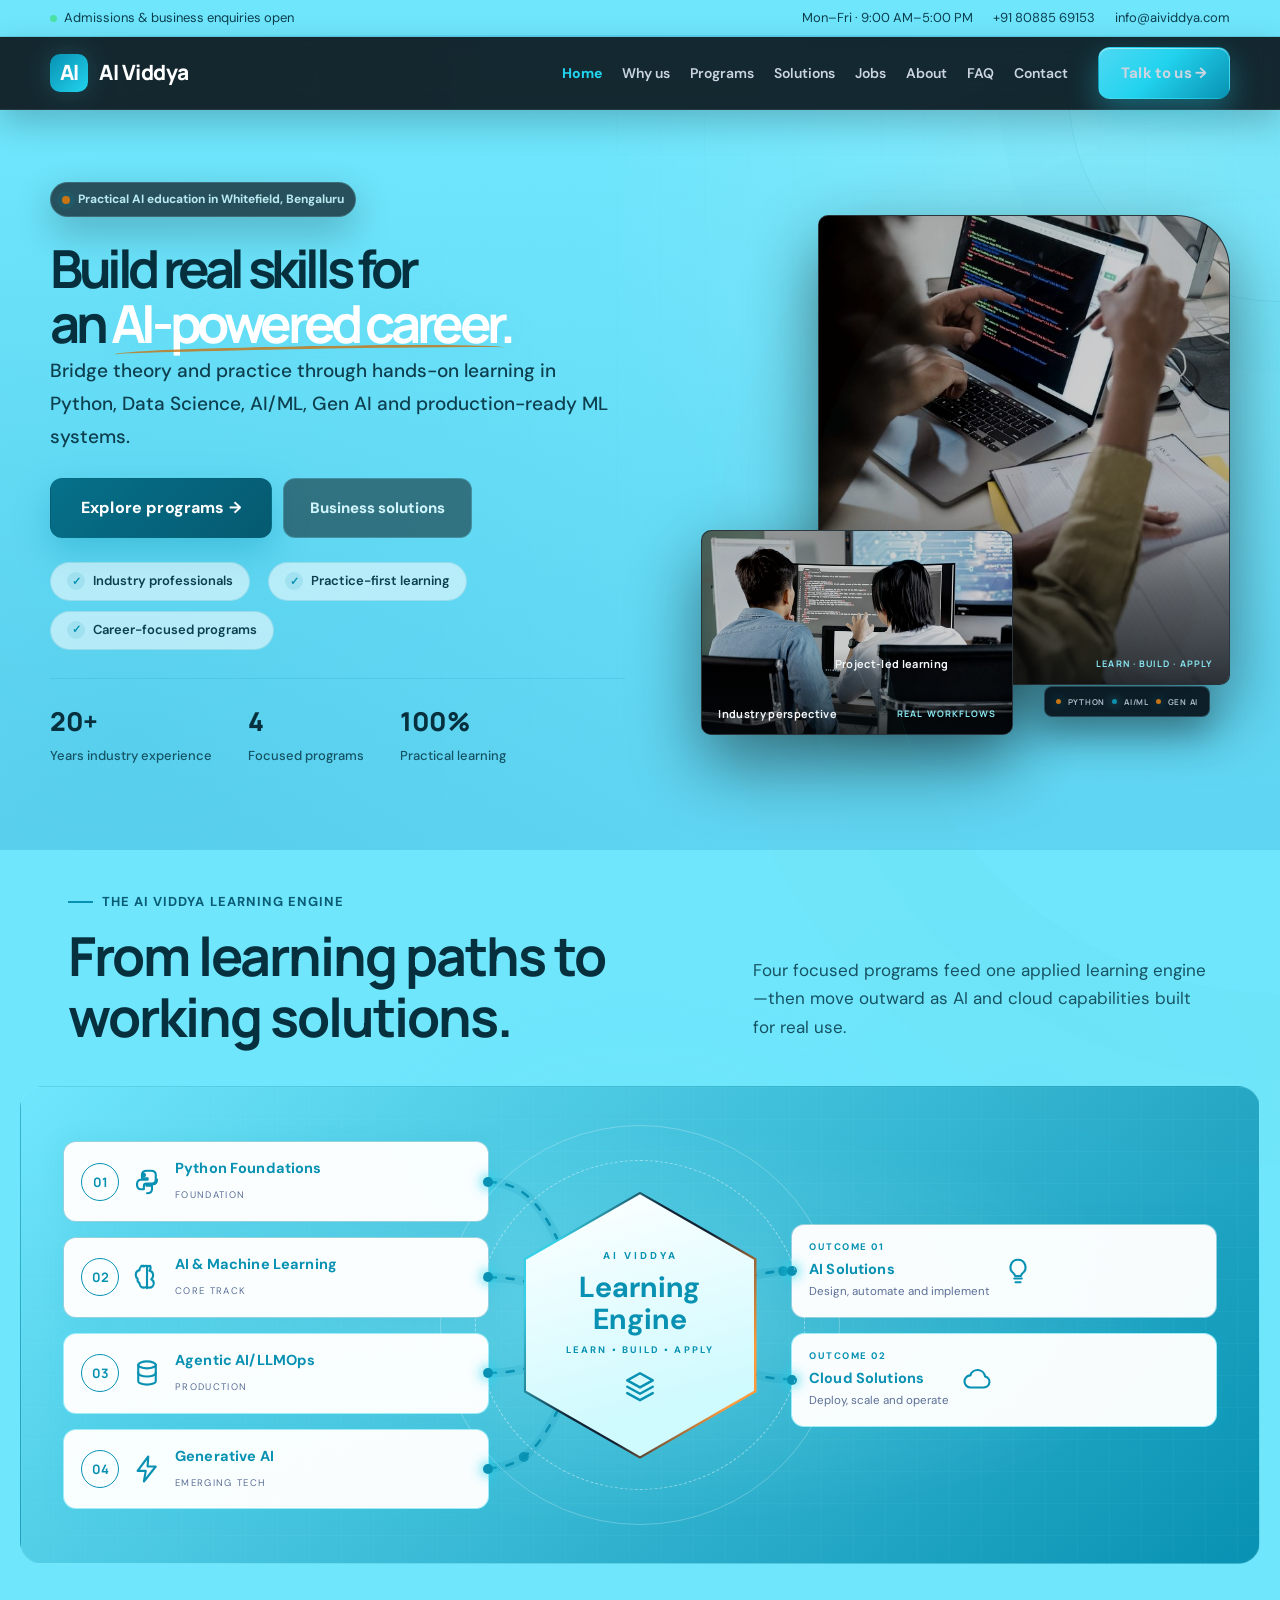
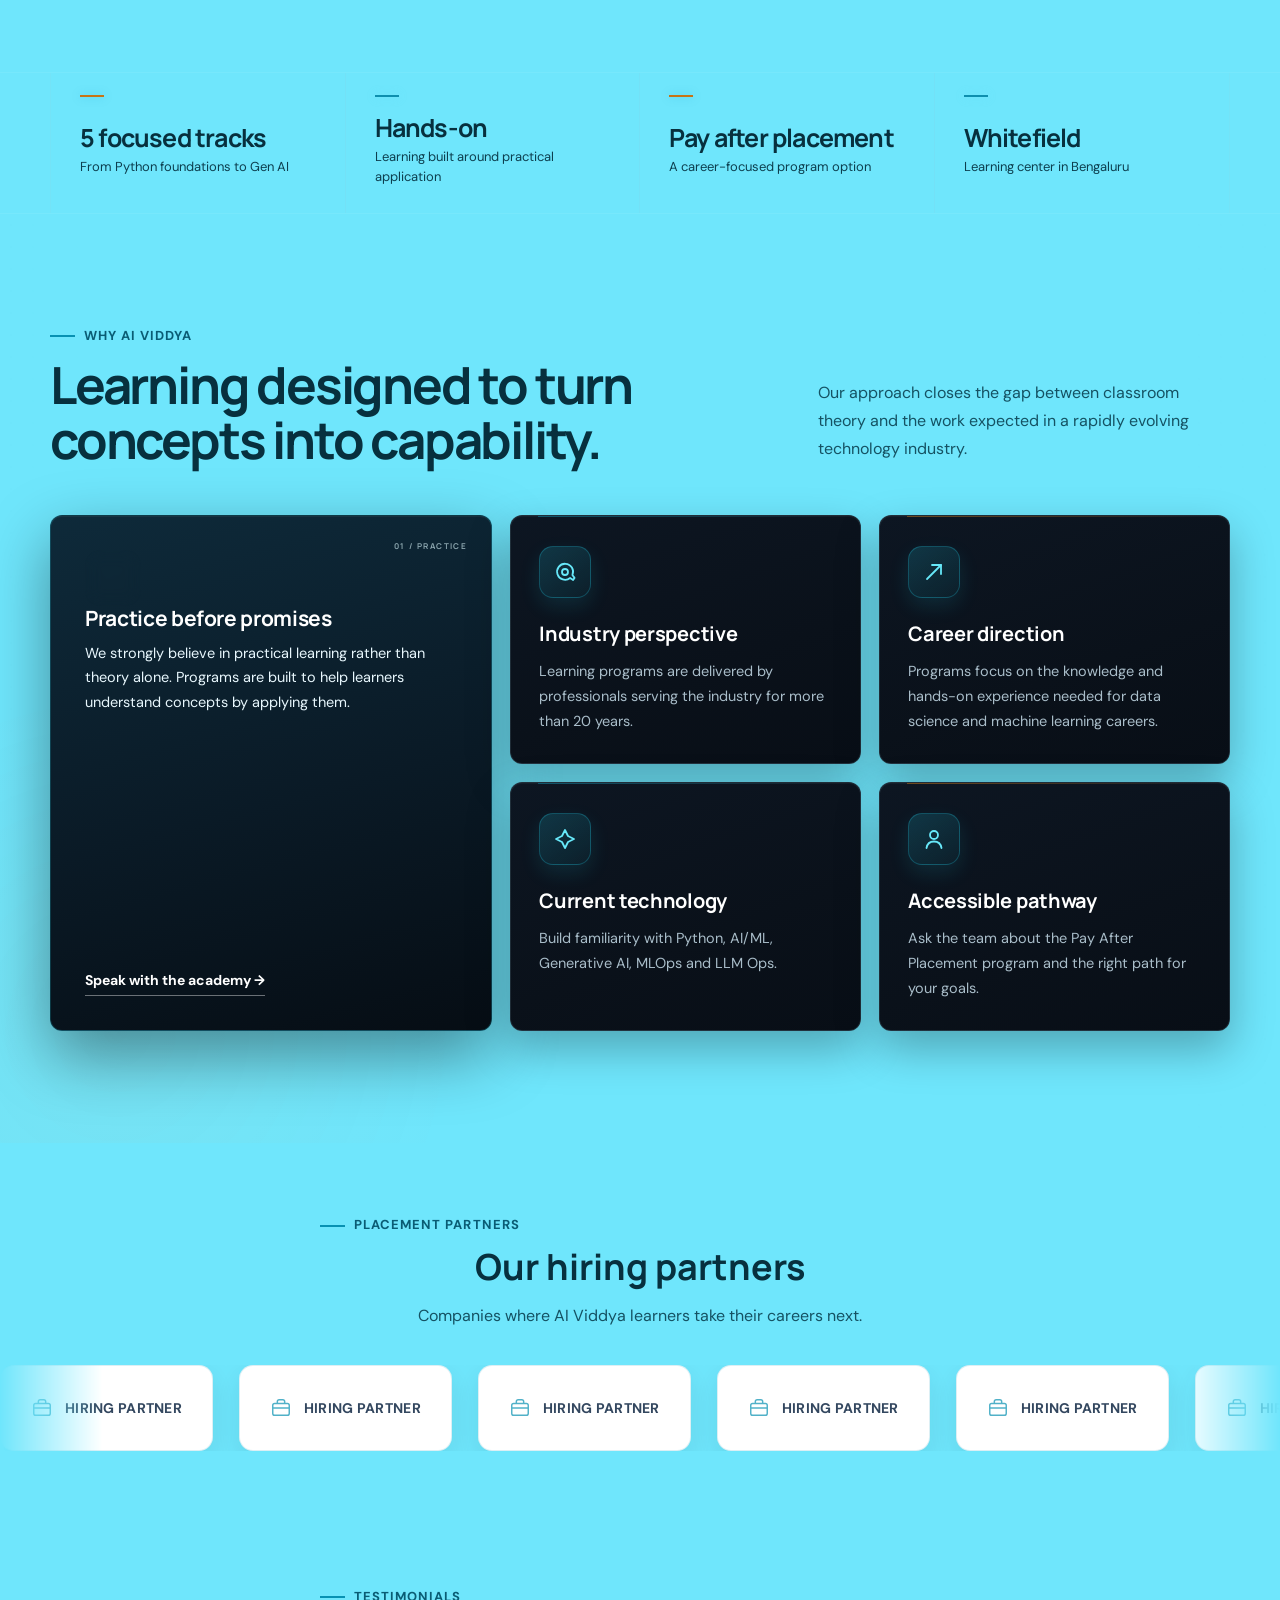
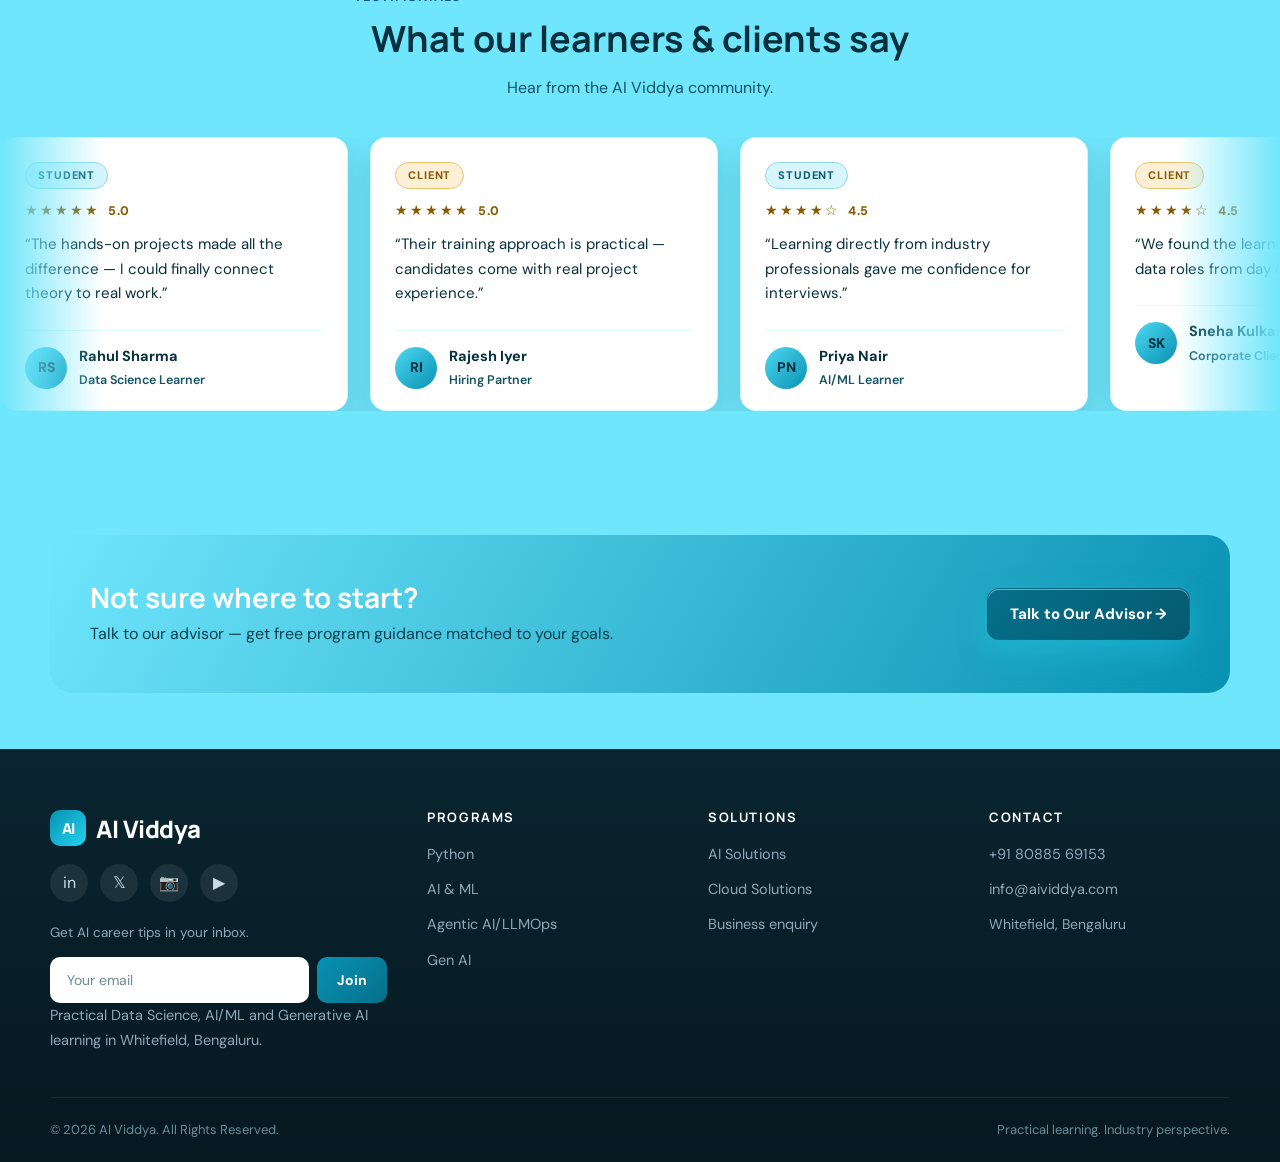
<file: index.html>
<!doctype html>
<html lang="en">
<head>
  <meta charset="utf-8" />
  <meta name="viewport" content="width=device-width, initial-scale=1, viewport-fit=cover" />
  <meta name="color-scheme" content="light dark" />
  <link rel="icon" href="data:," />
  <title>AI Viddya — Practical AI & Data Science Learning</title>
  <meta name="description" content="Hands-on Python, AI/ML, Agentic AI/LLMOps, Generative AI and industrial training in Whitefield, Bengaluru." />
  <link rel="preconnect" href="https://fonts.googleapis.com">
  <link rel="preconnect" href="https://fonts.gstatic.com" crossorigin>
  <link href="https://fonts.googleapis.com/css2?family=DM+Sans:wght@400;500;600;700&family=Manrope:wght@500;600;700;800&display=swap" rel="stylesheet">
  



<link rel="stylesheet" href="styles.css?v=20261014f">
</head>
<body>
<div class="utility"><div class="wrap"><span><span class="status-dot"></span>Admissions & business enquiries open</span><div class="utility-links"><span>Mon–Fri · 9:00 AM–5:00 PM</span><a href="tel:+918088569153">+91 80885 69153</a><a href="mailto:info@aividdya.com">info@aividdya.com</a></div></div></div>
  <header><nav class="wrap"><a class="brand" href="index.html" aria-label="AI Viddya home"><span class="brand-mark">AI</span><span>AI Viddya</span></a><div class="navlinks" id="navlinks"><a href="index.html" class="active">Home</a><a href="why-us.html">Why us</a><a href="programs.html">Programs</a><a href="solutions.html">Solutions</a><a href="jobs.html">Jobs</a><a href="about.html">About</a><a href="faq.html">FAQ</a><a href="contact.html">Contact</a></div><a class="nav-cta" href="contact.html">Talk to us →</a><button class="menu" id="menu" aria-label="Open navigation" aria-expanded="false">☰</button></nav></header><section class="hero" id="home"><div class="wrap hero-grid"><div class="hero-copy"><div class="eyebrow">Practical AI education in Whitefield, Bengaluru</div><h1>Build real skills for an <span>AI-powered career.</span></h1><p>Bridge theory and practice through hands-on learning in Python, Data Science, AI/ML, Gen AI and production-ready ML systems.</p><div class="actions"><a class="btn primary" href="programs.html">Explore programs →</a><a class="btn secondary" href="solutions.html">Business solutions</a></div><div class="hero-note"><span>Industry professionals</span><span>Practice-first learning</span><span>Career-focused programs</span></div>
        <div class="hero-stats">
          <div class="hero-stat"><strong>20+</strong><span>Years industry experience</span></div>
          <div class="hero-stat"><strong>4</strong><span>Focused programs</span></div>
          <div class="hero-stat"><strong>100%</strong><span>Practical learning</span></div>
        </div></div><div class="hero-gallery" aria-label="Hands-on AI and software learning"><figure class="hero-shot hero-shot-main"><img fetchpriority="high" decoding="async" src="assets/css-bg.jpg" alt="Learners reviewing code together on a laptop"><figcaption>Project-led learning <span>LEARN · BUILD · APPLY</span></figcaption></figure><figure class="hero-shot hero-shot-detail"><img loading="lazy" decoding="async" src="assets/about-img1.jpg" alt="Two professionals collaborating on an artificial intelligence project"><figcaption>Industry perspective <span>REAL WORKFLOWS</span></figcaption></figure><div class="hero-track" aria-hidden="true"><i></i><span>PYTHON</span><i></i><span>AI/ML</span><i></i><span>GEN AI</span></div></div></div></section>
    <section class="engine-showcase pipeline-showcase" aria-labelledby="engine-title"><div class="wrap"><div class="orbital-heading"><div><div class="kicker">The AI Viddya learning engine</div><h2 id="engine-title">From learning paths to working solutions.</h2></div><p>Four focused programs feed one applied learning engine—then move outward as AI and cloud capabilities built for real use.</p></div><div class="le-stage" id="leStage" aria-label="AI Viddya Learning Engine: programs flowing into AI and cloud outcomes">
      <div class="le-grid">
        <div class="le-inputs">
          <article class="le-card warm reveal" data-port="right"><span class="le-num">01</span><span class="le-ico"><svg viewBox="0 0 24 24" fill="none" stroke="currentColor" stroke-width="1.7" stroke-linecap="round" stroke-linejoin="round"><path d="M12 3c-2.5 0-4 1.2-4 3.2V9h4.5v1.2H7.2C5 10.2 4 11.6 4 14s1.2 3.8 3.2 3.8h2.3v-2.6c0-1 .8-1.9 1.9-1.9h4.4c1.9 0 3.2-1.3 3.2-3.5V6.2C19 4.2 17.5 3 15 3h-3z"/><circle cx="9.4" cy="6.4" r="1" fill="currentColor"/><path d="M12 21c2.5 0 4-1.2 4-3.2V15h-4.5v-1.2h5.3c2.2 0 3.2-1.4 3.2-3.8"/></svg></span><div class="le-txt"><strong>Python Foundations</strong><small>FOUNDATION</small></div><i class="le-dot"></i></article>
          <article class="le-card warm reveal" data-port="right"><span class="le-num">02</span><span class="le-ico"><svg viewBox="0 0 24 24" fill="none" stroke="currentColor" stroke-width="1.7" stroke-linecap="round" stroke-linejoin="round"><path d="M9.5 3A3.5 3.5 0 0 0 6 6.5c-1.8.4-3 2-3 3.9 0 1.2.6 2.3 1.5 3A3.5 3.5 0 0 0 6 17c0 2 1.6 3.5 3.5 3.5.6 0 1.2-.2 1.7-.4.3 0 .7 0 1 0 .5.2 1.1.4 1.7.4 1.9 0 3.5-1.5 3.5-3.5 0-1.4-.8-2.6-2-3.2.9-.7 1.5-1.8 1.5-3 0-1.9-1.2-3.5-3-3.9A3.5 3.5 0 0 0 14.5 3c-.7 0-1.4.2-2 .6-.4-.3-1-.6-1.5-.6s-1.1.3-1.5.6c-.6-.4-1.3-.6-2-.6z"/><path d="M12 3v18"/></svg></span><div class="le-txt"><strong>AI &amp; Machine Learning</strong><small>CORE TRACK</small></div><i class="le-dot"></i></article>
          <article class="le-card cool reveal" data-port="right"><span class="le-num">03</span><span class="le-ico"><svg viewBox="0 0 24 24" fill="none" stroke="currentColor" stroke-width="1.7" stroke-linecap="round" stroke-linejoin="round"><ellipse cx="12" cy="5.5" rx="7" ry="2.8"/><path d="M5 5.5v13c0 1.5 3.1 2.8 7 2.8s7-1.3 7-2.8v-13"/><path d="M5 12c0 1.5 3.1 2.8 7 2.8s7-1.3 7-2.8"/></svg></span><div class="le-txt"><strong>Agentic AI/LLMOps</strong><small>PRODUCTION</small></div><i class="le-dot"></i></article>
          <article class="le-card cool reveal" data-port="right"><span class="le-num">04</span><span class="le-ico"><svg viewBox="0 0 24 24" fill="none" stroke="currentColor" stroke-width="1.7" stroke-linecap="round" stroke-linejoin="round"><path d="M13 2 4.5 13.5H11L9.5 22 19 10h-6.5L13 2z"/></svg></span><div class="le-txt"><strong>Generative AI</strong><small>EMERGING TECH</small></div><i class="le-dot"></i></article>
        </div>
        <div class="le-core-wrap">
          <div class="le-ring r1" aria-hidden="true"></div>
          <div class="le-ring r2" aria-hidden="true"></div>
          <div class="le-hex-outer"><div class="le-hex">
            <span class="le-brand">AI VIDDYA</span>
            <strong>Learning<br>Engine</strong>
            <em>LEARN &bull; BUILD &bull; APPLY</em>
            <span class="le-layers"><svg viewBox="0 0 24 24" fill="none" stroke="currentColor" stroke-width="1.7" stroke-linecap="round" stroke-linejoin="round"><path d="M12 3 3 8l9 5 9-5-9-5z"/><path d="M3 12.5l9 5 9-5"/><path d="M3 17l9 5 9-5"/></svg></span>
          </div></div>
        </div>
        <div class="le-outputs">
          <article class="le-card outcome warm reveal" data-port="left"><div class="le-txt"><small class="le-k">OUTCOME 01</small><strong>AI Solutions</strong><em>Design, automate and implement</em></div><span class="le-ico"><svg viewBox="0 0 24 24" fill="none" stroke="currentColor" stroke-width="1.7" stroke-linecap="round" stroke-linejoin="round"><path d="M9 18h6M10 21h4"/><path d="M12 3a6 6 0 0 0-3.6 10.8c.7.6 1.1 1.3 1.3 2.2h4.6c.2-.9.6-1.6 1.3-2.2A6 6 0 0 0 12 3z"/></svg></span><i class="le-dot"></i></article>
          <article class="le-card outcome cool reveal" data-port="left"><div class="le-txt"><small class="le-k">OUTCOME 02</small><strong>Cloud Solutions</strong><em>Deploy, scale and operate</em></div><span class="le-ico"><svg viewBox="0 0 24 24" fill="none" stroke="currentColor" stroke-width="1.7" stroke-linecap="round" stroke-linejoin="round"><path d="M17.5 18a4.5 4.5 0 0 0 .9-8.9A6 6 0 0 0 6.7 8.3 4.8 4.8 0 0 0 7 18h10.5z"/></svg></span><i class="le-dot"></i></article>
        </div>
      </div>
      <svg class="le-wires" id="leWires" aria-hidden="true"></svg>
    </div></div></section>
    <div class="proof"><div class="wrap proof-grid"><div class="proof-item"><strong>5 focused tracks</strong><span>From Python foundations to Gen AI</span></div><div class="proof-item"><strong>Hands-on</strong><span>Learning built around practical application</span></div><div class="proof-item"><strong>Pay after placement</strong><span>A career-focused program option</span></div><div class="proof-item"><strong>Whitefield</strong><span>Learning center in Bengaluru</span></div></div></div>

    <section class="why" id="why"><div class="wrap"><div class="section-head reveal"><div><div class="kicker">Why AI Viddya</div><h2>Learning designed to turn concepts into capability.</h2></div><p>Our approach closes the gap between classroom theory and the work expected in a rapidly evolving technology industry.</p></div><div class="why-grid"><article class="why-card feature reveal"><div><div class="icon" aria-hidden="true"><svg viewBox="0 0 24 24"><path d="M4 17l5-5 4 4 7-8"/><path d="M15 8h5v5"/></svg></div><h3>Practice before promises</h3><p>We strongly believe in practical learning rather than theory alone. Programs are built to help learners understand concepts by applying them.</p></div><a href="contact.html" style="font-weight:700">Speak with the academy →</a></article><article class="why-card reveal"><div class="icon" aria-hidden="true"><svg viewBox="0 0 24 24"><circle cx="12" cy="12" r="3"/><path d="M19.4 15a8 8 0 10-2.3 3l3 2 1.4-2.1z"/></svg></div><h3>Industry perspective</h3><p>Learning programs are delivered by professionals serving the industry for more than 20 years.</p></article><article class="why-card reveal"><div class="icon" aria-hidden="true"><svg viewBox="0 0 24 24"><path d="M5 19L19 5"/><path d="M10 5h9v9"/></svg></div><h3>Career direction</h3><p>Programs focus on the knowledge and hands-on experience needed for data science and machine learning careers.</p></article><article class="why-card reveal"><div class="icon" aria-hidden="true"><svg viewBox="0 0 24 24"><path d="M12 3l3 6 6 3-6 3-3 6-3-6-6-3 6-3z"/></svg></div><h3>Current technology</h3><p>Build familiarity with Python, AI/ML, Generative AI, MLOps and LLM Ops.</p></article><article class="why-card reveal"><div class="icon" aria-hidden="true"><svg viewBox="0 0 24 24"><circle cx="12" cy="8" r="4"/><path d="M4.5 21c.7-4.2 3.2-6.5 7.5-6.5s6.8 2.3 7.5 6.5"/></svg></div><h3>Accessible pathway</h3><p>Ask the team about the Pay After Placement program and the right path for your goals.</p></article></div></div></section>

    
<section class="partners" aria-label="Hiring partners"><div class="wrap"><div class="partners-head reveal"><div class="kicker">Placement partners</div><h2>Our hiring partners</h2><p>Companies where AI Viddya learners take their careers next.</p></div></div><div class="partners-marquee"><div class="partners-track"><div class="partner-logo" aria-hidden="true"><svg viewBox="0 0 24 24" width="20" height="20" fill="none" stroke="currentColor" stroke-width="1.6" aria-hidden="true"><rect x="3" y="7" width="18" height="13" rx="2"/><path d="M8 7V5a2 2 0 0 1 2-2h4a2 2 0 0 1 2 2v2M3 12h18"/></svg><span>Hiring Partner</span></div><div class="partner-logo" aria-hidden="true"><svg viewBox="0 0 24 24" width="20" height="20" fill="none" stroke="currentColor" stroke-width="1.6" aria-hidden="true"><rect x="3" y="7" width="18" height="13" rx="2"/><path d="M8 7V5a2 2 0 0 1 2-2h4a2 2 0 0 1 2 2v2M3 12h18"/></svg><span>Hiring Partner</span></div><div class="partner-logo" aria-hidden="true"><svg viewBox="0 0 24 24" width="20" height="20" fill="none" stroke="currentColor" stroke-width="1.6" aria-hidden="true"><rect x="3" y="7" width="18" height="13" rx="2"/><path d="M8 7V5a2 2 0 0 1 2-2h4a2 2 0 0 1 2 2v2M3 12h18"/></svg><span>Hiring Partner</span></div><div class="partner-logo" aria-hidden="true"><svg viewBox="0 0 24 24" width="20" height="20" fill="none" stroke="currentColor" stroke-width="1.6" aria-hidden="true"><rect x="3" y="7" width="18" height="13" rx="2"/><path d="M8 7V5a2 2 0 0 1 2-2h4a2 2 0 0 1 2 2v2M3 12h18"/></svg><span>Hiring Partner</span></div><div class="partner-logo" aria-hidden="true"><svg viewBox="0 0 24 24" width="20" height="20" fill="none" stroke="currentColor" stroke-width="1.6" aria-hidden="true"><rect x="3" y="7" width="18" height="13" rx="2"/><path d="M8 7V5a2 2 0 0 1 2-2h4a2 2 0 0 1 2 2v2M3 12h18"/></svg><span>Hiring Partner</span></div><div class="partner-logo" aria-hidden="true"><svg viewBox="0 0 24 24" width="20" height="20" fill="none" stroke="currentColor" stroke-width="1.6" aria-hidden="true"><rect x="3" y="7" width="18" height="13" rx="2"/><path d="M8 7V5a2 2 0 0 1 2-2h4a2 2 0 0 1 2 2v2M3 12h18"/></svg><span>Hiring Partner</span></div><div class="partner-logo" aria-hidden="true"><svg viewBox="0 0 24 24" width="20" height="20" fill="none" stroke="currentColor" stroke-width="1.6" aria-hidden="true"><rect x="3" y="7" width="18" height="13" rx="2"/><path d="M8 7V5a2 2 0 0 1 2-2h4a2 2 0 0 1 2 2v2M3 12h18"/></svg><span>Hiring Partner</span></div><div class="partner-logo" aria-hidden="true"><svg viewBox="0 0 24 24" width="20" height="20" fill="none" stroke="currentColor" stroke-width="1.6" aria-hidden="true"><rect x="3" y="7" width="18" height="13" rx="2"/><path d="M8 7V5a2 2 0 0 1 2-2h4a2 2 0 0 1 2 2v2M3 12h18"/></svg><span>Hiring Partner</span></div><div class="partner-logo" aria-hidden="true"><svg viewBox="0 0 24 24" width="20" height="20" fill="none" stroke="currentColor" stroke-width="1.6" aria-hidden="true"><rect x="3" y="7" width="18" height="13" rx="2"/><path d="M8 7V5a2 2 0 0 1 2-2h4a2 2 0 0 1 2 2v2M3 12h18"/></svg><span>Hiring Partner</span></div><div class="partner-logo" aria-hidden="true"><svg viewBox="0 0 24 24" width="20" height="20" fill="none" stroke="currentColor" stroke-width="1.6" aria-hidden="true"><rect x="3" y="7" width="18" height="13" rx="2"/><path d="M8 7V5a2 2 0 0 1 2-2h4a2 2 0 0 1 2 2v2M3 12h18"/></svg><span>Hiring Partner</span></div><div class="partner-logo" aria-hidden="true"><svg viewBox="0 0 24 24" width="20" height="20" fill="none" stroke="currentColor" stroke-width="1.6" aria-hidden="true"><rect x="3" y="7" width="18" height="13" rx="2"/><path d="M8 7V5a2 2 0 0 1 2-2h4a2 2 0 0 1 2 2v2M3 12h18"/></svg><span>Hiring Partner</span></div><div class="partner-logo" aria-hidden="true"><svg viewBox="0 0 24 24" width="20" height="20" fill="none" stroke="currentColor" stroke-width="1.6" aria-hidden="true"><rect x="3" y="7" width="18" height="13" rx="2"/><path d="M8 7V5a2 2 0 0 1 2-2h4a2 2 0 0 1 2 2v2M3 12h18"/></svg><span>Hiring Partner</span></div>
<!-- PARTNER LOGOS: replace each placeholder tile below with <img src="assets/partners/company-logo.png" alt="Company Name">. Client to provide real logos. Tiles are duplicated for a seamless loop. -->


</div></div></section>
<section class="testimonials" aria-label="Testimonials"><div class="wrap"><div class="partners-head reveal"><div class="kicker">Testimonials</div><h2>What our learners &amp; clients say</h2><p>Hear from the AI Viddya community.</p></div></div>
<!-- PLACEHOLDER TESTIMONIALS: design placeholders only. Replace with real client/student feedback (names + quotes + photos) when received from the client. Do NOT publish as-is. -->
<div class="t-marquee"><!-- PLACEHOLDER TESTIMONIALS: fictional names/quotes for design only. Replace with REAL client/student feedback before publishing. Do NOT go live as-is. --><div class="t-track"><article class="t-card"><span class="t-tag t-student">Student</span><div class="t-stars">★★★★★<span class="t-rating">5.0</span></div><p>&ldquo;The hands-on projects made all the difference — I could finally connect theory to real work.&rdquo;</p><div class="t-person"><span class="t-avatar">RS</span><span class="t-who"><span class="t-name">Rahul Sharma</span><span class="t-role">Data Science Learner</span></span></div></article><article class="t-card"><span class="t-tag t-client">Client</span><div class="t-stars">★★★★★<span class="t-rating">5.0</span></div><p>&ldquo;Their training approach is practical — candidates come with real project experience.&rdquo;</p><div class="t-person"><span class="t-avatar">RI</span><span class="t-who"><span class="t-name">Rajesh Iyer</span><span class="t-role">Hiring Partner</span></span></div></article><article class="t-card"><span class="t-tag t-student">Student</span><div class="t-stars">★★★★☆<span class="t-rating">4.5</span></div><p>&ldquo;Learning directly from industry professionals gave me confidence for interviews.&rdquo;</p><div class="t-person"><span class="t-avatar">PN</span><span class="t-who"><span class="t-name">Priya Nair</span><span class="t-role">AI/ML Learner</span></span></div></article><article class="t-card"><span class="t-tag t-client">Client</span><div class="t-stars">★★★★☆<span class="t-rating">4.5</span></div><p>&ldquo;We found the learners well-prepared for data roles from day one.&rdquo;</p><div class="t-person"><span class="t-avatar">SK</span><span class="t-who"><span class="t-name">Sneha Kulkarni</span><span class="t-role">Corporate Client</span></span></div></article><article class="t-card"><span class="t-tag t-student">Student</span><div class="t-stars">★★★★★<span class="t-rating">5.0</span></div><p>&ldquo;The placement support helped me understand what employers actually look for.&rdquo;</p><div class="t-person"><span class="t-avatar">AV</span><span class="t-who"><span class="t-name">Amit Verma</span><span class="t-role">Gen AI Learner</span></span></div></article><article class="t-card"><span class="t-tag t-client">Client</span><div class="t-stars">★★★★★<span class="t-rating">5.0</span></div><p>&ldquo;A reliable partner for building job-ready AI talent.&rdquo;</p><div class="t-person"><span class="t-avatar">VM</span><span class="t-who"><span class="t-name">Vikram Mehta</span><span class="t-role">Industry Client</span></span></div></article><article class="t-card"><span class="t-tag t-student">Student</span><div class="t-stars">★★★★★<span class="t-rating">5.0</span></div><p>&ldquo;The hands-on projects made all the difference — I could finally connect theory to real work.&rdquo;</p><div class="t-person"><span class="t-avatar">RS</span><span class="t-who"><span class="t-name">Rahul Sharma</span><span class="t-role">Data Science Learner</span></span></div></article><article class="t-card"><span class="t-tag t-client">Client</span><div class="t-stars">★★★★★<span class="t-rating">5.0</span></div><p>&ldquo;Their training approach is practical — candidates come with real project experience.&rdquo;</p><div class="t-person"><span class="t-avatar">RI</span><span class="t-who"><span class="t-name">Rajesh Iyer</span><span class="t-role">Hiring Partner</span></span></div></article><article class="t-card"><span class="t-tag t-student">Student</span><div class="t-stars">★★★★☆<span class="t-rating">4.5</span></div><p>&ldquo;Learning directly from industry professionals gave me confidence for interviews.&rdquo;</p><div class="t-person"><span class="t-avatar">PN</span><span class="t-who"><span class="t-name">Priya Nair</span><span class="t-role">AI/ML Learner</span></span></div></article><article class="t-card"><span class="t-tag t-client">Client</span><div class="t-stars">★★★★☆<span class="t-rating">4.5</span></div><p>&ldquo;We found the learners well-prepared for data roles from day one.&rdquo;</p><div class="t-person"><span class="t-avatar">SK</span><span class="t-who"><span class="t-name">Sneha Kulkarni</span><span class="t-role">Corporate Client</span></span></div></article><article class="t-card"><span class="t-tag t-student">Student</span><div class="t-stars">★★★★★<span class="t-rating">5.0</span></div><p>&ldquo;The placement support helped me understand what employers actually look for.&rdquo;</p><div class="t-person"><span class="t-avatar">AV</span><span class="t-who"><span class="t-name">Amit Verma</span><span class="t-role">Gen AI Learner</span></span></div></article><article class="t-card"><span class="t-tag t-client">Client</span><div class="t-stars">★★★★★<span class="t-rating">5.0</span></div><p>&ldquo;A reliable partner for building job-ready AI talent.&rdquo;</p><div class="t-person"><span class="t-avatar">VM</span><span class="t-who"><span class="t-name">Vikram Mehta</span><span class="t-role">Industry Client</span></span></div></article></div></div></section>

    <div class="wrap"><div class="cta-band"><div><h2>Not sure where to start?</h2><p>Talk to our advisor — get free program guidance matched to your goals.</p></div><a class="btn primary" href="contact.html" style="background:#fff;color:#0891b2">Talk to Our Advisor →</a></div></div><footer><div class="wrap"><div class="footer-grid"><div><div class="footer-brand">AI Viddya</div>
        <div class="footer-social">
          <a href="#" aria-label="LinkedIn" title="LinkedIn">in</a>
          <a href="#" aria-label="Twitter" title="Twitter">𝕏</a>
          <a href="#" aria-label="Instagram" title="Instagram">📷</a>
          <a href="#" aria-label="YouTube" title="YouTube">▶</a>
        </div>
        <div class="footer-newsletter">
          <p>Get AI career tips in your inbox.</p>
          <form class="newsletter-form" onsubmit="return false">
            <input type="email" placeholder="Your email" aria-label="Email for newsletter">
            <button type="submit">Join</button>
          </form>
        </div><p style="max-width:340px">Practical Data Science, AI/ML and Generative AI learning in Whitefield, Bengaluru.</p></div><div class="footer-col"><h3>Programs</h3><a href="programs.html">Python</a><a href="programs.html">AI & ML</a><a href="programs.html">Agentic AI/LLMOps</a><a href="programs.html">Gen AI</a></div><div class="footer-col"><h3>Solutions</h3><a href="solutions.html">AI Solutions</a><a href="solutions.html">Cloud Solutions</a><a href="contact.html">Business enquiry</a></div><div class="footer-col"><h3>Contact</h3><a href="tel:+918088569153">+91 80885 69153</a><a href="mailto:info@aividdya.com">info@aividdya.com</a><span style="font-size:14px">Whitefield, Bengaluru</span></div></div><div class="copyright"><span>© 2026 AI Viddya. All Rights Reserved.</span><span>Practical learning. Industry perspective.</span></div></div></footer>
<script>
    (function(){
      document.querySelectorAll('a[href^="#"]').forEach(function(a){a.addEventListener('click',function(e){var id=a.getAttribute('href').slice(1),el=id?document.getElementById(id):null;if(el){e.preventDefault();el.scrollIntoView({behavior:'smooth',block:'start'});history.replaceState(null,'',location.pathname+location.search)}})});
      /* Learning Engine wires: self-healing aligned connectors */
      (function(){
        var stage=document.getElementById('leStage'),svg=document.getElementById('leWires');
        if(!stage||!svg)return;
        var NS='http://www.w3.org/2000/svg',lastKey='__init__';
        function posKey(){
          var k='';
          var cards=document.querySelectorAll('#leStage .le-card');
          for(var i=0;i<cards.length;i++){var r=cards[i].getBoundingClientRect();k+=Math.round(r.left)+':'+Math.round(r.top)+':'+Math.round(r.width)+':'+Math.round(r.height)+';';}
          return k;
        }
        function draw(){
          if(window.innerWidth<=900){svg.innerHTML='';return}
          var sr=stage.getBoundingClientRect();
          svg.setAttribute('viewBox','0 0 '+sr.width+' '+sr.height);
          while(svg.firstChild)svg.removeChild(svg.firstChild);
          var hex=document.querySelector('.le-hex-outer');
          if(!hex)return;
          var hr=hex.getBoundingClientRect();
          var hx=hr.left+hr.width/2-sr.left, hy=hr.top+hr.height/2-sr.top;
          var cards=document.querySelectorAll('#leStage .le-card');
          for(var idx=0;idx<cards.length;idx++){
            (function(card,idx){
              var col='#0891b2';
              var r=card.getBoundingClientRect();
              var right=card.getAttribute('data-port')==='right';
              /* dot center: dot is 10px at top:50% with -5px offsets => x=border edge -/+1 */
              var x1=right?(r.right-sr.left-1):(r.left-sr.left+1);
              var y1=r.top+r.height/2-sr.top;
              var dx=Math.abs(hx-x1)*0.55;
              var f=function(n){return n.toFixed(1)};
              var d='M'+f(x1)+' '+f(y1)+' C'+f(x1+(right?dx:-dx))+' '+f(y1)+', '+f(hx+(right?-dx:dx))+' '+f(hy)+', '+f(hx)+' '+f(hy);
              var pid='lePath'+idx;
              var glow=document.createElementNS(NS,'path');
              glow.setAttribute('d',d);glow.setAttribute('class','le-wire-glow');glow.setAttribute('stroke',col);
              var wire=document.createElementNS(NS,'path');
              wire.setAttribute('d',d);wire.setAttribute('class','le-wire');wire.setAttribute('stroke',col);wire.setAttribute('id',pid);
              svg.appendChild(glow);svg.appendChild(wire);
              var dot=document.createElementNS(NS,'circle');
              dot.setAttribute('r','5');dot.setAttribute('fill',col);
              dot.setAttribute('opacity','0.92');
              var am=document.createElementNS(NS,'animateMotion');
              am.setAttribute('dur',(2.4+idx*0.35)+'s');am.setAttribute('repeatCount','indefinite');
              am.setAttribute('begin',(idx*0.4)+'s');
              var mp=document.createElementNS(NS,'mpath');
              mp.setAttribute('href','#'+pid);
              am.appendChild(mp);dot.appendChild(am);svg.appendChild(dot);
            })(cards[idx],idx);
          }
        }
        function check(){
          if(window.innerWidth<=900){if(svg.firstChild)svg.innerHTML='';lastKey='__init__';return}
          var k=posKey();
          if(k!==lastKey){lastKey=k;draw();}
        }
        draw();lastKey=posKey();
        var iv=setInterval(check,700);
        window.addEventListener('resize',function(){lastKey='__init__';check();});
        window.addEventListener('load',function(){setTimeout(check,500);setTimeout(check,1500);});
        if(document.hidden!==undefined){document.addEventListener('visibilitychange',function(){if(!document.hidden)check();});}
      })();

      var menu=document.getElementById('menu'), nav=document.getElementById('navlinks');
      menu.addEventListener('click',function(){var open=nav.classList.toggle('open');menu.setAttribute('aria-expanded',String(open));menu.textContent=open?'×':'☰'});
      nav.querySelectorAll('a').forEach(function(a){a.addEventListener('click',function(){nav.classList.remove('open');menu.setAttribute('aria-expanded','false');menu.textContent='☰'})});
      document.querySelectorAll('.faq-q').forEach(function(btn){btn.addEventListener('click',function(){btn.parentElement.classList.toggle('open')})});
      
      (function(){var __ef=document.getElementById('enquiryForm');if(__ef)__ef.addEventListener('submit',function(e){e.preventDefault();var f=e.currentTarget,btn=f.querySelector('button[type="submit"]'),ok=document.getElementById('formSuccess');var n=f.name.value.trim(),p=f.phone.value.trim(),i=f.interest.value,m=f.message.value.trim();btn.disabled=true;var orig=btn.textContent;btn.textContent='Sending...';fetch('https://formsubmit.co/ajax/kaushal.tekconz@gmail.com',{method:'POST',headers:{'Content-Type':'application/json','Accept':'application/json'},body:JSON.stringify({name:n,phone:p,interest:i,message:m,_subject:'New Website Enquiry: '+i,_template:'table',_captcha:'false',_honey:''})}).then(function(r){if(!r.ok)throw 0;return r.json()}).then(function(){ok.style.display='block';ok.textContent='Thank you, '+n.split(' ')[0]+'! Your enquiry has been sent. We will contact you within 24 hours.';f.reset();btn.disabled=false;btn.textContent=orig;}).catch(function(){btn.disabled=false;btn.textContent=orig;window.location.href='mailto:kaushal.tekconz@gmail.com?subject='+encodeURIComponent('Enquiry: '+i)+'\u0026body='+encodeURIComponent('Name: '+n+'\nPhone: '+p+'\nInterest: '+i+'\n\n'+m)});});})();
      var progress=document.getElementById('scrollProgress'),ticking=false;if(!progress){progress={style:{}};}
      function updateProgress(){var max=document.documentElement.scrollHeight-window.innerHeight;var ratio=max>0?window.scrollY/max:0;progress.style.transform='scaleX('+Math.min(1,Math.max(0,ratio))+')';ticking=false}
      window.addEventListener('scroll',function(){if(!ticking){requestAnimationFrame(updateProgress);ticking=true}},{passive:true});updateProgress();
      var stage=document.getElementById('pipelineStage');
      if(stage&&window.matchMedia('(prefers-reduced-motion: no-preference)').matches){stage.addEventListener('pointermove',function(e){var r=stage.getBoundingClientRect();stage.style.setProperty('--mx',((e.clientX-r.left)/r.width-.5)*18);stage.style.setProperty('--my',((e.clientY-r.top)/r.height-.5)*18)});stage.addEventListener('pointerleave',function(){stage.style.setProperty('--mx',0);stage.style.setProperty('--my',0)})}
      if('IntersectionObserver' in window){var io=new IntersectionObserver(function(es){es.forEach(function(e){if(e.isIntersecting){e.target.classList.add('visible');io.unobserve(e.target)}})},{threshold:.08});document.querySelectorAll('.reveal').forEach(function(el){io.observe(el)})}else{document.querySelectorAll('.reveal').forEach(function(el){el.classList.add('visible')})}
    })();
  </script>
</body>
</html>
</file>
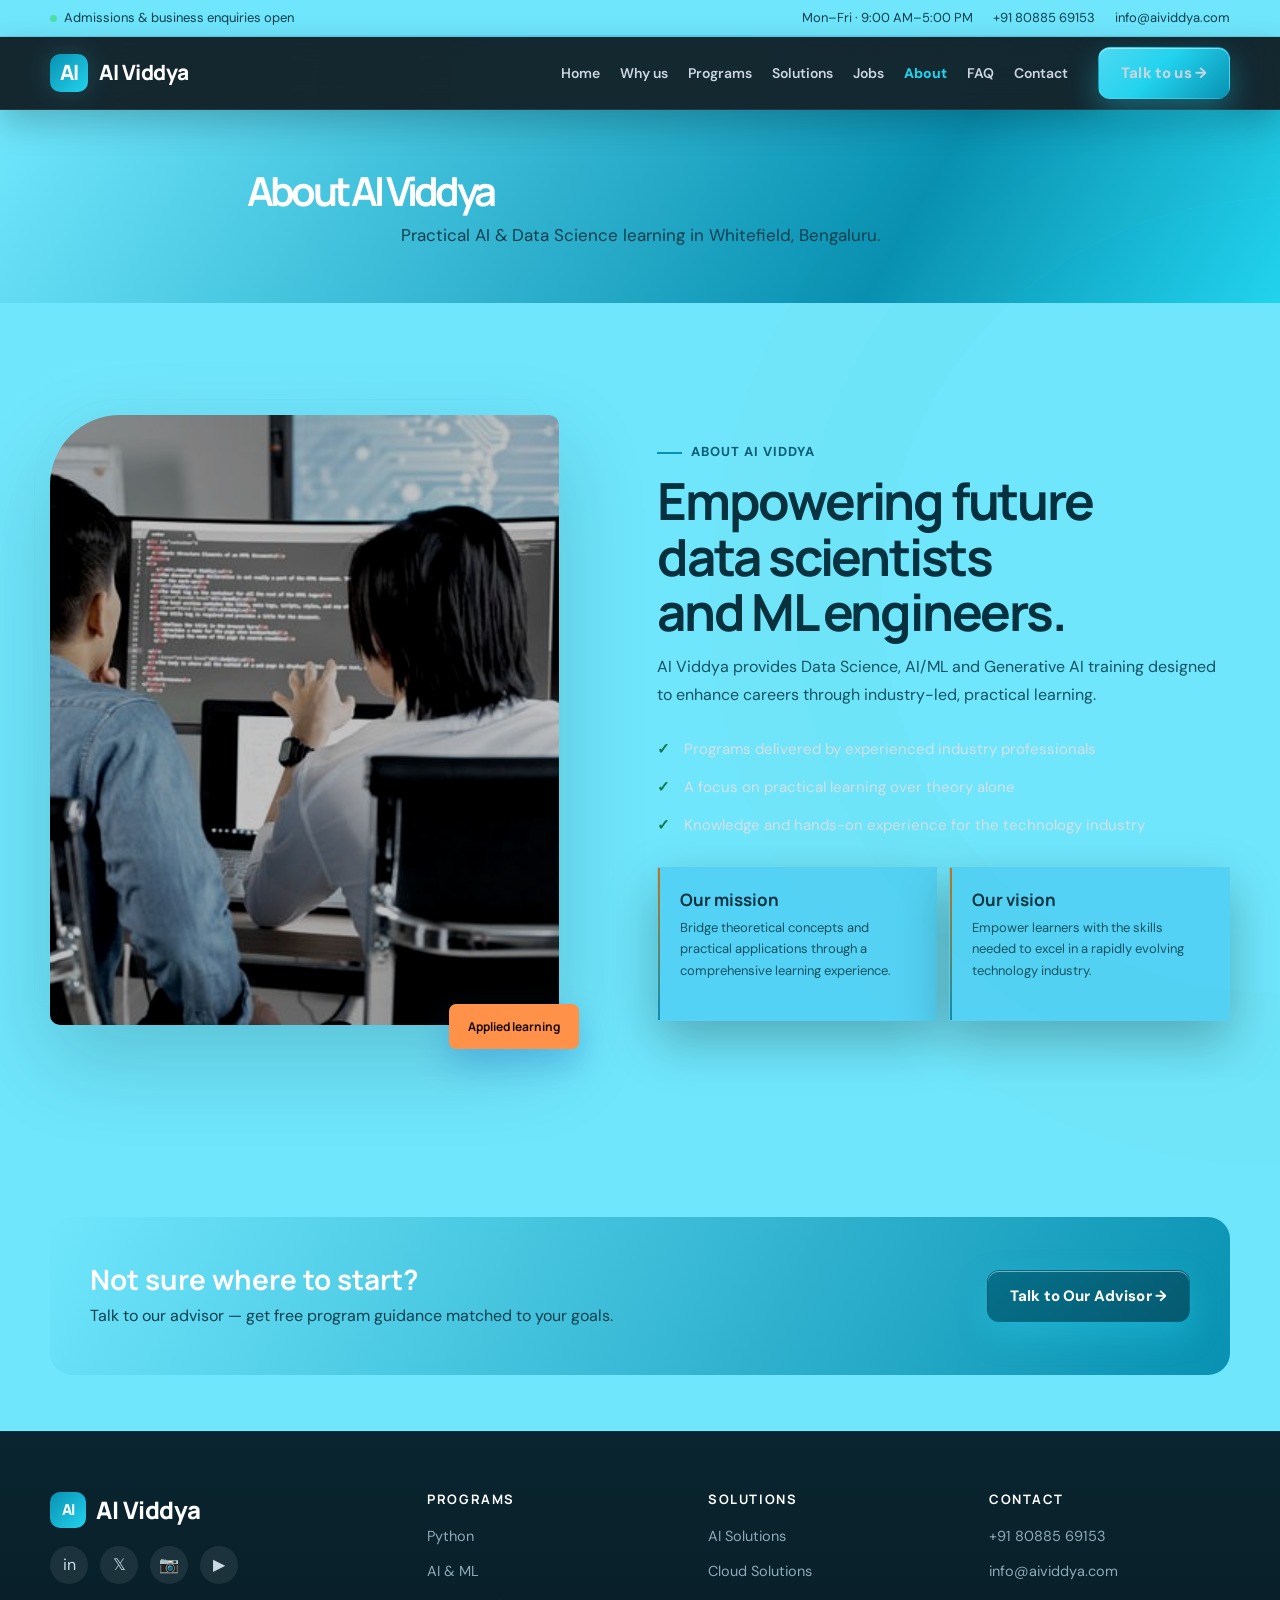
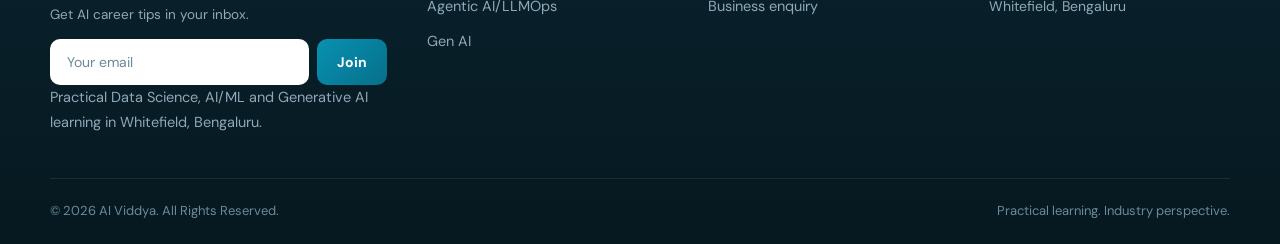
<file: about.html>
<!doctype html>
<html lang="en">
<head>
  <meta charset="utf-8" />
  <meta name="viewport" content="width=device-width, initial-scale=1, viewport-fit=cover" />
  <meta name="color-scheme" content="light dark" />
  <link rel="icon" href="data:," />
  <title>About — AI Viddya</title>
  <meta name="description" content="Hands-on Python, AI/ML, Agentic AI/LLMOps, Generative AI and industrial training in Whitefield, Bengaluru." />
  <link rel="preconnect" href="https://fonts.googleapis.com">
  <link rel="preconnect" href="https://fonts.gstatic.com" crossorigin>
  <link href="https://fonts.googleapis.com/css2?family=DM+Sans:wght@400;500;600;700&family=Manrope:wght@500;600;700;800&display=swap" rel="stylesheet">
  



<link rel="stylesheet" href="styles.css?v=20261014f">
</head>
<body>
<div class="utility"><div class="wrap"><span><span class="status-dot"></span>Admissions & business enquiries open</span><div class="utility-links"><span>Mon–Fri · 9:00 AM–5:00 PM</span><a href="tel:+918088569153">+91 80885 69153</a><a href="mailto:info@aividdya.com">info@aividdya.com</a></div></div></div>
  <header><nav class="wrap"><a class="brand" href="index.html" aria-label="AI Viddya home"><span class="brand-mark">AI</span><span>AI Viddya</span></a><div class="navlinks" id="navlinks"><a href="index.html">Home</a><a href="why-us.html">Why us</a><a href="programs.html">Programs</a><a href="solutions.html">Solutions</a><a href="jobs.html">Jobs</a><a href="about.html" class="active">About</a><a href="faq.html">FAQ</a><a href="contact.html">Contact</a></div><a class="nav-cta" href="contact.html">Talk to us →</a><button class="menu" id="menu" aria-label="Open navigation" aria-expanded="false">☰</button></nav></header><div class="page-head"><div class="wrap"><h1>About AI Viddya</h1><p>Practical AI & Data Science learning in Whitefield, Bengaluru.</p></div></div><section class="about" id="about"><div class="wrap about-grid"><div class="about-visual reveal"><img fetchpriority="high" decoding="async" src="assets/about-img1.jpg" alt="Professionals discussing code during hands-on technical learning"></div><div class="about-copy reveal"><div class="kicker">About AI Viddya</div><h2>Empowering future data scientists and ML engineers.</h2><p>AI Viddya provides Data Science, AI/ML and Generative AI training designed to enhance careers through industry-led, practical learning.</p><ul class="about-checks"><li>Programs delivered by experienced industry professionals</li><li>A focus on practical learning over theory alone</li><li>Knowledge and hands-on experience for the technology industry</li></ul><div class="mission-grid"><div class="mission"><h3>Our mission</h3><p>Bridge theoretical concepts and practical applications through a comprehensive learning experience.</p></div><div class="mission"><h3>Our vision</h3><p>Empower learners with the skills needed to excel in a rapidly evolving technology industry.</p></div></div></div></div></section>

    <div class="wrap"><div class="cta-band"><div><h2>Not sure where to start?</h2><p>Talk to our advisor — get free program guidance matched to your goals.</p></div><a class="btn primary" href="contact.html" style="background:#fff;color:#0891b2">Talk to Our Advisor →</a></div></div><footer><div class="wrap"><div class="footer-grid"><div><div class="footer-brand">AI Viddya</div>
        <div class="footer-social">
          <a href="#" aria-label="LinkedIn" title="LinkedIn">in</a>
          <a href="#" aria-label="Twitter" title="Twitter">𝕏</a>
          <a href="#" aria-label="Instagram" title="Instagram">📷</a>
          <a href="#" aria-label="YouTube" title="YouTube">▶</a>
        </div>
        <div class="footer-newsletter">
          <p>Get AI career tips in your inbox.</p>
          <form class="newsletter-form" onsubmit="return false">
            <input type="email" placeholder="Your email" aria-label="Email for newsletter">
            <button type="submit">Join</button>
          </form>
        </div><p style="max-width:340px">Practical Data Science, AI/ML and Generative AI learning in Whitefield, Bengaluru.</p></div><div class="footer-col"><h3>Programs</h3><a href="programs.html">Python</a><a href="programs.html">AI & ML</a><a href="programs.html">Agentic AI/LLMOps</a><a href="programs.html">Gen AI</a></div><div class="footer-col"><h3>Solutions</h3><a href="solutions.html">AI Solutions</a><a href="solutions.html">Cloud Solutions</a><a href="contact.html">Business enquiry</a></div><div class="footer-col"><h3>Contact</h3><a href="tel:+918088569153">+91 80885 69153</a><a href="mailto:info@aividdya.com">info@aividdya.com</a><span style="font-size:14px">Whitefield, Bengaluru</span></div></div><div class="copyright"><span>© 2026 AI Viddya. All Rights Reserved.</span><span>Practical learning. Industry perspective.</span></div></div></footer>
<script>
    (function(){
      document.querySelectorAll('a[href^="#"]').forEach(function(a){a.addEventListener('click',function(e){var id=a.getAttribute('href').slice(1),el=id?document.getElementById(id):null;if(el){e.preventDefault();el.scrollIntoView({behavior:'smooth',block:'start'});history.replaceState(null,'',location.pathname+location.search)}})});
      /* Learning Engine wires: self-healing aligned connectors */
      (function(){
        var stage=document.getElementById('leStage'),svg=document.getElementById('leWires');
        if(!stage||!svg)return;
        var NS='http://www.w3.org/2000/svg',lastKey='__init__';
        function posKey(){
          var k='';
          var cards=document.querySelectorAll('#leStage .le-card');
          for(var i=0;i<cards.length;i++){var r=cards[i].getBoundingClientRect();k+=Math.round(r.left)+':'+Math.round(r.top)+':'+Math.round(r.width)+':'+Math.round(r.height)+';';}
          return k;
        }
        function draw(){
          if(window.innerWidth<=900){svg.innerHTML='';return}
          var sr=stage.getBoundingClientRect();
          svg.setAttribute('viewBox','0 0 '+sr.width+' '+sr.height);
          while(svg.firstChild)svg.removeChild(svg.firstChild);
          var hex=document.querySelector('.le-hex-outer');
          if(!hex)return;
          var hr=hex.getBoundingClientRect();
          var hx=hr.left+hr.width/2-sr.left, hy=hr.top+hr.height/2-sr.top;
          var cards=document.querySelectorAll('#leStage .le-card');
          for(var idx=0;idx<cards.length;idx++){
            (function(card,idx){
              var warm=card.classList.contains('warm');
              var col=warm?'#0891b2':'#67e8f9';
              var r=card.getBoundingClientRect();
              var right=card.getAttribute('data-port')==='right';
              /* dot center: dot is 10px at top:50% with -5px offsets => x=border edge -/+1 */
              var x1=right?(r.right-sr.left-1):(r.left-sr.left+1);
              var y1=r.top+r.height/2-sr.top;
              var dx=Math.abs(hx-x1)*0.55;
              var f=function(n){return n.toFixed(1)};
              var d='M'+f(x1)+' '+f(y1)+' C'+f(x1+(right?dx:-dx))+' '+f(y1)+', '+f(hx+(right?-dx:dx))+' '+f(hy)+', '+f(hx)+' '+f(hy);
              var pid='lePath'+idx;
              var glow=document.createElementNS(NS,'path');
              glow.setAttribute('d',d);glow.setAttribute('class','le-wire-glow');glow.setAttribute('stroke',col);
              var wire=document.createElementNS(NS,'path');
              wire.setAttribute('d',d);wire.setAttribute('class','le-wire');wire.setAttribute('stroke',col);wire.setAttribute('id',pid);
              svg.appendChild(glow);svg.appendChild(wire);
              var dot=document.createElementNS(NS,'circle');
              dot.setAttribute('r','5');dot.setAttribute('fill',col);
              dot.style.filter='drop-shadow(0 0 6px '+col+')';
              var am=document.createElementNS(NS,'animateMotion');
              am.setAttribute('dur',(2.4+idx*0.35)+'s');am.setAttribute('repeatCount','indefinite');
              am.setAttribute('begin',(idx*0.4)+'s');
              var mp=document.createElementNS(NS,'mpath');
              mp.setAttribute('href','#'+pid);
              am.appendChild(mp);dot.appendChild(am);svg.appendChild(dot);
            })(cards[idx],idx);
          }
        }
        function check(){
          if(window.innerWidth<=900){if(svg.firstChild)svg.innerHTML='';lastKey='__init__';return}
          var k=posKey();
          if(k!==lastKey){lastKey=k;draw();}
        }
        draw();lastKey=posKey();
        var iv=setInterval(check,700);
        window.addEventListener('resize',function(){lastKey='__init__';check();});
        window.addEventListener('load',function(){setTimeout(check,500);setTimeout(check,1500);});
        if(document.hidden!==undefined){document.addEventListener('visibilitychange',function(){if(!document.hidden)check();});}
      })();

      var menu=document.getElementById('menu'), nav=document.getElementById('navlinks');
      menu.addEventListener('click',function(){var open=nav.classList.toggle('open');menu.setAttribute('aria-expanded',String(open));menu.textContent=open?'×':'☰'});
      nav.querySelectorAll('a').forEach(function(a){a.addEventListener('click',function(){nav.classList.remove('open');menu.setAttribute('aria-expanded','false');menu.textContent='☰'})});
      document.querySelectorAll('.faq-q').forEach(function(btn){btn.addEventListener('click',function(){btn.parentElement.classList.toggle('open')})});
      if(document.getElementById('quoteText')){(function(){var quotes=[
        ['The hands-on experience helped bridge the gap between theory and practical application.','Learner feedback shared by AI Viddya'],
        ['The learning experience helped build skills for the rapidly evolving field of artificial intelligence and machine learning.','Learner feedback shared by AI Viddya']
      ], qi=0;
      function renderQuote(){var __qt=document.getElementById('quoteText');if(!__qt)return;__qt.textContent=quotes[qi][0];document.getElementById('quoteCite').textContent=quotes[qi][1]}
      document.getElementById('prevQuote').addEventListener('click',function(){qi=(qi+quotes.length-1)%quotes.length;renderQuote()});
      document.getElementById('nextQuote').addEventListener('click',function(){qi=(qi+1)%quotes.length;renderQuote()});})();}
      (function(){var __ef=document.getElementById('enquiryForm');if(__ef)__ef.addEventListener('submit',function(e){e.preventDefault();var f=e.currentTarget,btn=f.querySelector('button[type="submit"]'),ok=document.getElementById('formSuccess');var n=f.name.value.trim(),p=f.phone.value.trim(),i=f.interest.value,m=f.message.value.trim();btn.disabled=true;var orig=btn.textContent;btn.textContent='Sending...';fetch('https://formsubmit.co/ajax/kaushal.tekconz@gmail.com',{method:'POST',headers:{'Content-Type':'application/json','Accept':'application/json'},body:JSON.stringify({name:n,phone:p,interest:i,message:m,_subject:'New Website Enquiry: '+i,_template:'table',_captcha:'false',_honey:''})}).then(function(r){if(!r.ok)throw 0;return r.json()}).then(function(){ok.style.display='block';ok.textContent='Thank you, '+n.split(' ')[0]+'! Your enquiry has been sent. We will contact you within 24 hours.';f.reset();btn.disabled=false;btn.textContent=orig;}).catch(function(){btn.disabled=false;btn.textContent=orig;window.location.href='mailto:kaushal.tekconz@gmail.com?subject='+encodeURIComponent('Enquiry: '+i)+'\u0026body='+encodeURIComponent('Name: '+n+'\nPhone: '+p+'\nInterest: '+i+'\n\n'+m)});});})();
      var progress=document.getElementById('scrollProgress'),ticking=false;if(!progress){progress={style:{}};}
      function updateProgress(){var max=document.documentElement.scrollHeight-window.innerHeight;var ratio=max>0?window.scrollY/max:0;progress.style.transform='scaleX('+Math.min(1,Math.max(0,ratio))+')';ticking=false}
      window.addEventListener('scroll',function(){if(!ticking){requestAnimationFrame(updateProgress);ticking=true}},{passive:true});updateProgress();
      var stage=document.getElementById('pipelineStage');
      if(stage&&window.matchMedia('(prefers-reduced-motion: no-preference)').matches){stage.addEventListener('pointermove',function(e){var r=stage.getBoundingClientRect();stage.style.setProperty('--mx',((e.clientX-r.left)/r.width-.5)*18);stage.style.setProperty('--my',((e.clientY-r.top)/r.height-.5)*18)});stage.addEventListener('pointerleave',function(){stage.style.setProperty('--mx',0);stage.style.setProperty('--my',0)})}
      if('IntersectionObserver' in window){var io=new IntersectionObserver(function(es){es.forEach(function(e){if(e.isIntersecting){e.target.classList.add('visible');io.unobserve(e.target)}})},{threshold:.08});document.querySelectorAll('.reveal').forEach(function(el){io.observe(el)})}else{document.querySelectorAll('.reveal').forEach(function(el){el.classList.add('visible')})}
    })();
  </script>
</body>
</html>
</file>
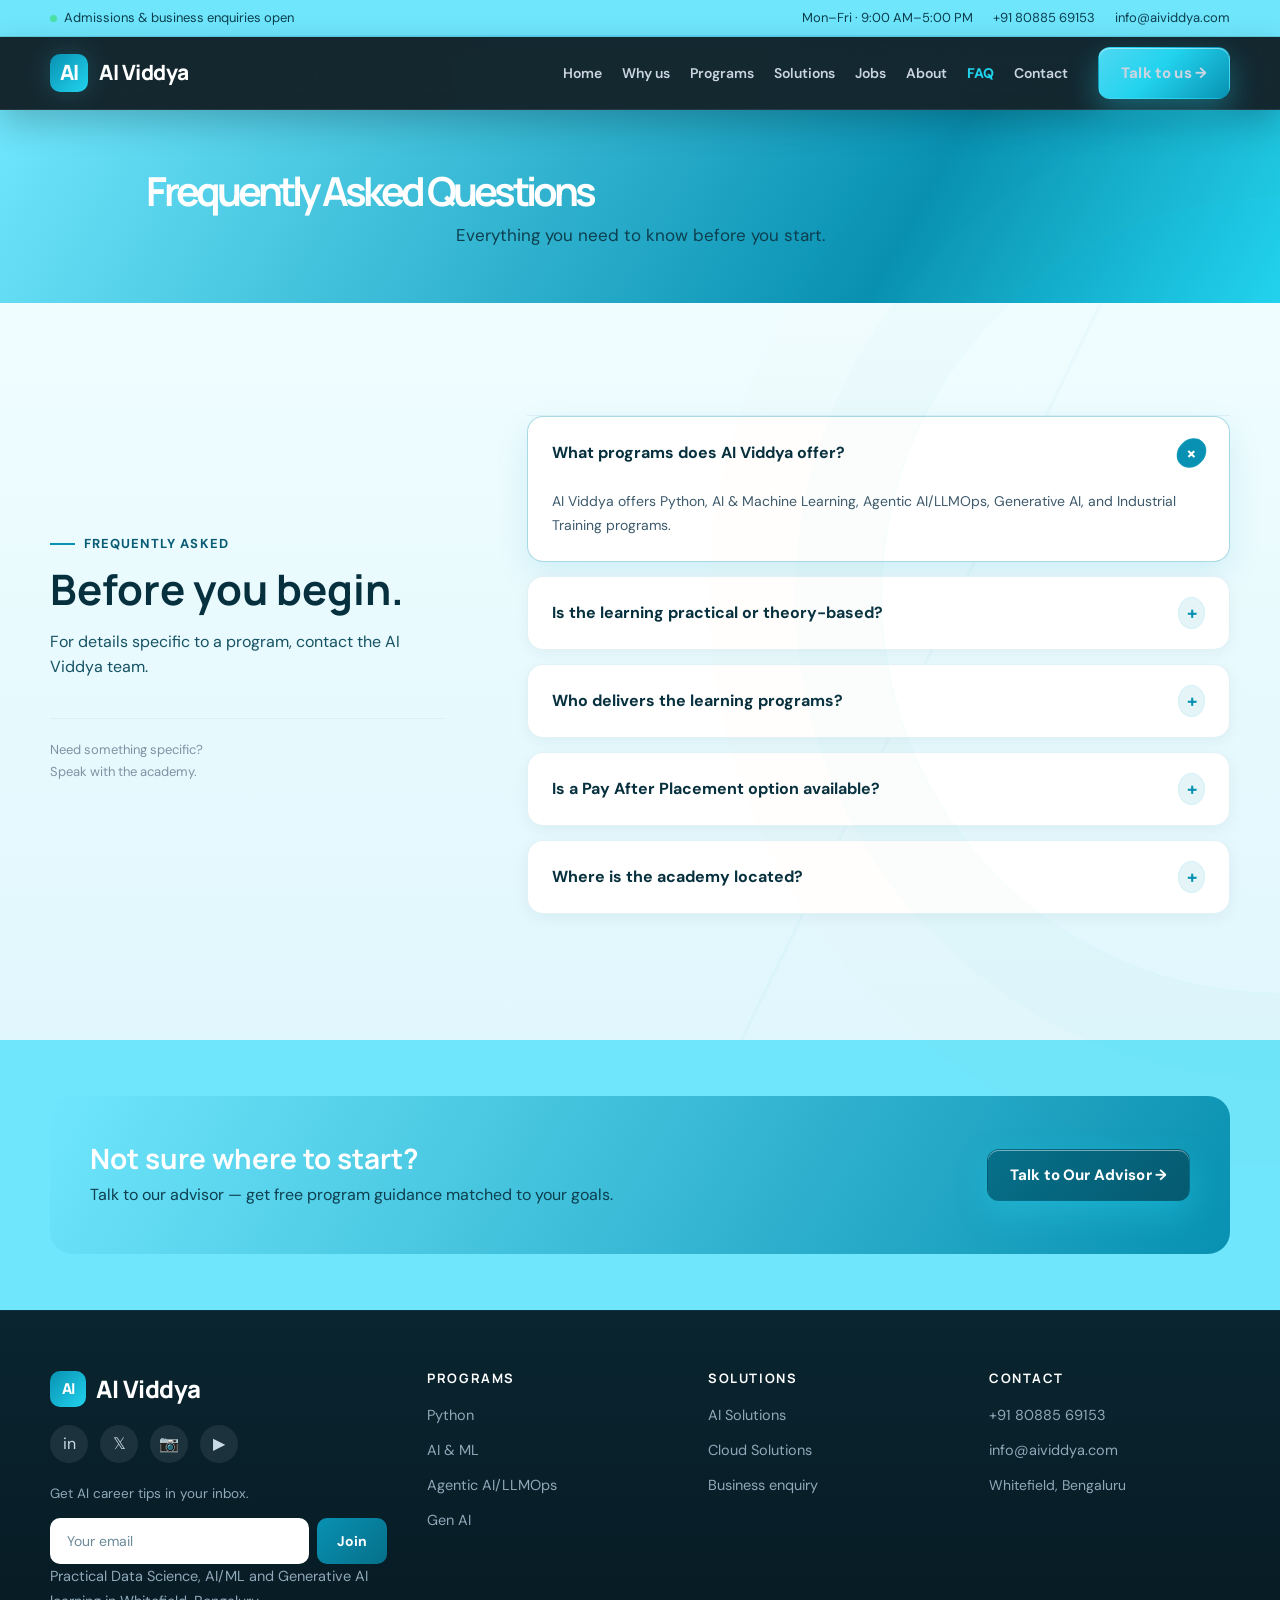
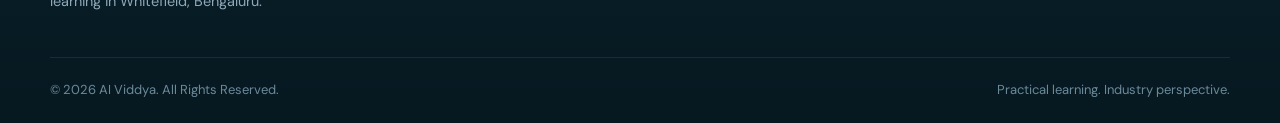
<file: faq.html>
<!doctype html>
<html lang="en">
<head>
  <meta charset="utf-8" />
  <meta name="viewport" content="width=device-width, initial-scale=1, viewport-fit=cover" />
  <meta name="color-scheme" content="light dark" />
  <link rel="icon" href="data:," />
  <title>FAQ — AI Viddya</title>
  <meta name="description" content="Hands-on Python, AI/ML, Agentic AI/LLMOps, Generative AI and industrial training in Whitefield, Bengaluru." />
  <link rel="preconnect" href="https://fonts.googleapis.com">
  <link rel="preconnect" href="https://fonts.gstatic.com" crossorigin>
  <link href="https://fonts.googleapis.com/css2?family=DM+Sans:wght@400;500;600;700&family=Manrope:wght@500;600;700;800&display=swap" rel="stylesheet">
  



<link rel="stylesheet" href="styles.css?v=20261014f">
</head>
<body>
<div class="utility"><div class="wrap"><span><span class="status-dot"></span>Admissions & business enquiries open</span><div class="utility-links"><span>Mon–Fri · 9:00 AM–5:00 PM</span><a href="tel:+918088569153">+91 80885 69153</a><a href="mailto:info@aividdya.com">info@aividdya.com</a></div></div></div>
  <header><nav class="wrap"><a class="brand" href="index.html" aria-label="AI Viddya home"><span class="brand-mark">AI</span><span>AI Viddya</span></a><div class="navlinks" id="navlinks"><a href="index.html">Home</a><a href="why-us.html">Why us</a><a href="programs.html">Programs</a><a href="solutions.html">Solutions</a><a href="jobs.html">Jobs</a><a href="about.html">About</a><a href="faq.html" class="active">FAQ</a><a href="contact.html">Contact</a></div><a class="nav-cta" href="contact.html">Talk to us →</a><button class="menu" id="menu" aria-label="Open navigation" aria-expanded="false">☰</button></nav></header><div class="page-head"><div class="wrap"><h1>Frequently Asked Questions</h1><p>Everything you need to know before you start.</p></div></div><section class="faq" id="faq"><div class="wrap faq-grid"><div class="faq-intro reveal"><div class="kicker">Frequently asked</div><h2>Before you begin.</h2><p style="color:var(--muted)">For details specific to a program, contact the AI Viddya team.</p></div><div class="faq-list reveal"><div class="faq-item open"><button class="faq-q"><span>What programs does AI Viddya offer?</span><span>+</span></button><div class="faq-a"><div><p>AI Viddya offers Python, AI & Machine Learning, Agentic AI/LLMOps, Generative AI, and Industrial Training programs.</p></div></div></div><div class="faq-item"><button class="faq-q"><span>Is the learning practical or theory-based?</span><span>+</span></button><div class="faq-a"><div><p>The academy’s stated approach strongly emphasizes practical learning and bridging theory with hands-on application.</p></div></div></div><div class="faq-item"><button class="faq-q"><span>Who delivers the learning programs?</span><span>+</span></button><div class="faq-a"><div><p>AI Viddya says its programs are delivered by professionals who have served the industry for more than 20 years.</p></div></div></div><div class="faq-item"><button class="faq-q"><span>Is a Pay After Placement option available?</span><span>+</span></button><div class="faq-a"><div><p>AI Viddya offers a Pay After Placement program. Contact the academy for the current eligibility and program details.</p></div></div></div><div class="faq-item"><button class="faq-q"><span>Where is the academy located?</span><span>+</span></button><div class="faq-a"><div><p>AI Viddya is at Plot 05/1, Ashram Road, Medahalli, Whitefield, Bengaluru, Karnataka 560049.</p></div></div></div></div></div></section>

    <div class="wrap"><div class="cta-band"><div><h2>Not sure where to start?</h2><p>Talk to our advisor — get free program guidance matched to your goals.</p></div><a class="btn primary" href="contact.html" style="background:#fff;color:#0891b2">Talk to Our Advisor →</a></div></div><footer><div class="wrap"><div class="footer-grid"><div><div class="footer-brand">AI Viddya</div>
        <div class="footer-social">
          <a href="#" aria-label="LinkedIn" title="LinkedIn">in</a>
          <a href="#" aria-label="Twitter" title="Twitter">𝕏</a>
          <a href="#" aria-label="Instagram" title="Instagram">📷</a>
          <a href="#" aria-label="YouTube" title="YouTube">▶</a>
        </div>
        <div class="footer-newsletter">
          <p>Get AI career tips in your inbox.</p>
          <form class="newsletter-form" onsubmit="return false">
            <input type="email" placeholder="Your email" aria-label="Email for newsletter">
            <button type="submit">Join</button>
          </form>
        </div><p style="max-width:340px">Practical Data Science, AI/ML and Generative AI learning in Whitefield, Bengaluru.</p></div><div class="footer-col"><h3>Programs</h3><a href="programs.html">Python</a><a href="programs.html">AI & ML</a><a href="programs.html">Agentic AI/LLMOps</a><a href="programs.html">Gen AI</a></div><div class="footer-col"><h3>Solutions</h3><a href="solutions.html">AI Solutions</a><a href="solutions.html">Cloud Solutions</a><a href="contact.html">Business enquiry</a></div><div class="footer-col"><h3>Contact</h3><a href="tel:+918088569153">+91 80885 69153</a><a href="mailto:info@aividdya.com">info@aividdya.com</a><span style="font-size:14px">Whitefield, Bengaluru</span></div></div><div class="copyright"><span>© 2026 AI Viddya. All Rights Reserved.</span><span>Practical learning. Industry perspective.</span></div></div></footer>
<script>
    (function(){
      document.querySelectorAll('a[href^="#"]').forEach(function(a){a.addEventListener('click',function(e){var id=a.getAttribute('href').slice(1),el=id?document.getElementById(id):null;if(el){e.preventDefault();el.scrollIntoView({behavior:'smooth',block:'start'});history.replaceState(null,'',location.pathname+location.search)}})});
      /* Learning Engine wires: self-healing aligned connectors */
      (function(){
        var stage=document.getElementById('leStage'),svg=document.getElementById('leWires');
        if(!stage||!svg)return;
        var NS='http://www.w3.org/2000/svg',lastKey='__init__';
        function posKey(){
          var k='';
          var cards=document.querySelectorAll('#leStage .le-card');
          for(var i=0;i<cards.length;i++){var r=cards[i].getBoundingClientRect();k+=Math.round(r.left)+':'+Math.round(r.top)+':'+Math.round(r.width)+':'+Math.round(r.height)+';';}
          return k;
        }
        function draw(){
          if(window.innerWidth<=900){svg.innerHTML='';return}
          var sr=stage.getBoundingClientRect();
          svg.setAttribute('viewBox','0 0 '+sr.width+' '+sr.height);
          while(svg.firstChild)svg.removeChild(svg.firstChild);
          var hex=document.querySelector('.le-hex-outer');
          if(!hex)return;
          var hr=hex.getBoundingClientRect();
          var hx=hr.left+hr.width/2-sr.left, hy=hr.top+hr.height/2-sr.top;
          var cards=document.querySelectorAll('#leStage .le-card');
          for(var idx=0;idx<cards.length;idx++){
            (function(card,idx){
              var warm=card.classList.contains('warm');
              var col=warm?'#0891b2':'#67e8f9';
              var r=card.getBoundingClientRect();
              var right=card.getAttribute('data-port')==='right';
              /* dot center: dot is 10px at top:50% with -5px offsets => x=border edge -/+1 */
              var x1=right?(r.right-sr.left-1):(r.left-sr.left+1);
              var y1=r.top+r.height/2-sr.top;
              var dx=Math.abs(hx-x1)*0.55;
              var f=function(n){return n.toFixed(1)};
              var d='M'+f(x1)+' '+f(y1)+' C'+f(x1+(right?dx:-dx))+' '+f(y1)+', '+f(hx+(right?-dx:dx))+' '+f(hy)+', '+f(hx)+' '+f(hy);
              var pid='lePath'+idx;
              var glow=document.createElementNS(NS,'path');
              glow.setAttribute('d',d);glow.setAttribute('class','le-wire-glow');glow.setAttribute('stroke',col);
              var wire=document.createElementNS(NS,'path');
              wire.setAttribute('d',d);wire.setAttribute('class','le-wire');wire.setAttribute('stroke',col);wire.setAttribute('id',pid);
              svg.appendChild(glow);svg.appendChild(wire);
              var dot=document.createElementNS(NS,'circle');
              dot.setAttribute('r','5');dot.setAttribute('fill',col);
              dot.style.filter='drop-shadow(0 0 6px '+col+')';
              var am=document.createElementNS(NS,'animateMotion');
              am.setAttribute('dur',(2.4+idx*0.35)+'s');am.setAttribute('repeatCount','indefinite');
              am.setAttribute('begin',(idx*0.4)+'s');
              var mp=document.createElementNS(NS,'mpath');
              mp.setAttribute('href','#'+pid);
              am.appendChild(mp);dot.appendChild(am);svg.appendChild(dot);
            })(cards[idx],idx);
          }
        }
        function check(){
          if(window.innerWidth<=900){if(svg.firstChild)svg.innerHTML='';lastKey='__init__';return}
          var k=posKey();
          if(k!==lastKey){lastKey=k;draw();}
        }
        draw();lastKey=posKey();
        var iv=setInterval(check,700);
        window.addEventListener('resize',function(){lastKey='__init__';check();});
        window.addEventListener('load',function(){setTimeout(check,500);setTimeout(check,1500);});
        if(document.hidden!==undefined){document.addEventListener('visibilitychange',function(){if(!document.hidden)check();});}
      })();

      var menu=document.getElementById('menu'), nav=document.getElementById('navlinks');
      menu.addEventListener('click',function(){var open=nav.classList.toggle('open');menu.setAttribute('aria-expanded',String(open));menu.textContent=open?'×':'☰'});
      nav.querySelectorAll('a').forEach(function(a){a.addEventListener('click',function(){nav.classList.remove('open');menu.setAttribute('aria-expanded','false');menu.textContent='☰'})});
      document.querySelectorAll('.faq-q').forEach(function(btn){btn.addEventListener('click',function(){btn.parentElement.classList.toggle('open')})});
      if(document.getElementById('quoteText')){(function(){var quotes=[
        ['The hands-on experience helped bridge the gap between theory and practical application.','Learner feedback shared by AI Viddya'],
        ['The learning experience helped build skills for the rapidly evolving field of artificial intelligence and machine learning.','Learner feedback shared by AI Viddya']
      ], qi=0;
      function renderQuote(){var __qt=document.getElementById('quoteText');if(!__qt)return;__qt.textContent=quotes[qi][0];document.getElementById('quoteCite').textContent=quotes[qi][1]}
      document.getElementById('prevQuote').addEventListener('click',function(){qi=(qi+quotes.length-1)%quotes.length;renderQuote()});
      document.getElementById('nextQuote').addEventListener('click',function(){qi=(qi+1)%quotes.length;renderQuote()});})();}
      (function(){var __ef=document.getElementById('enquiryForm');if(__ef)__ef.addEventListener('submit',function(e){e.preventDefault();var f=e.currentTarget,btn=f.querySelector('button[type="submit"]'),ok=document.getElementById('formSuccess');var n=f.name.value.trim(),p=f.phone.value.trim(),i=f.interest.value,m=f.message.value.trim();btn.disabled=true;var orig=btn.textContent;btn.textContent='Sending...';fetch('https://formsubmit.co/ajax/kaushal.tekconz@gmail.com',{method:'POST',headers:{'Content-Type':'application/json','Accept':'application/json'},body:JSON.stringify({name:n,phone:p,interest:i,message:m,_subject:'New Website Enquiry: '+i,_template:'table',_captcha:'false',_honey:''})}).then(function(r){if(!r.ok)throw 0;return r.json()}).then(function(){ok.style.display='block';ok.textContent='Thank you, '+n.split(' ')[0]+'! Your enquiry has been sent. We will contact you within 24 hours.';f.reset();btn.disabled=false;btn.textContent=orig;}).catch(function(){btn.disabled=false;btn.textContent=orig;window.location.href='mailto:kaushal.tekconz@gmail.com?subject='+encodeURIComponent('Enquiry: '+i)+'\u0026body='+encodeURIComponent('Name: '+n+'\nPhone: '+p+'\nInterest: '+i+'\n\n'+m)});});})();
      var progress=document.getElementById('scrollProgress'),ticking=false;if(!progress){progress={style:{}};}
      function updateProgress(){var max=document.documentElement.scrollHeight-window.innerHeight;var ratio=max>0?window.scrollY/max:0;progress.style.transform='scaleX('+Math.min(1,Math.max(0,ratio))+')';ticking=false}
      window.addEventListener('scroll',function(){if(!ticking){requestAnimationFrame(updateProgress);ticking=true}},{passive:true});updateProgress();
      var stage=document.getElementById('pipelineStage');
      if(stage&&window.matchMedia('(prefers-reduced-motion: no-preference)').matches){stage.addEventListener('pointermove',function(e){var r=stage.getBoundingClientRect();stage.style.setProperty('--mx',((e.clientX-r.left)/r.width-.5)*18);stage.style.setProperty('--my',((e.clientY-r.top)/r.height-.5)*18)});stage.addEventListener('pointerleave',function(){stage.style.setProperty('--mx',0);stage.style.setProperty('--my',0)})}
      if('IntersectionObserver' in window){var io=new IntersectionObserver(function(es){es.forEach(function(e){if(e.isIntersecting){e.target.classList.add('visible');io.unobserve(e.target)}})},{threshold:.08});document.querySelectorAll('.reveal').forEach(function(el){io.observe(el)})}else{document.querySelectorAll('.reveal').forEach(function(el){el.classList.add('visible')})}
    })();
  </script>
</body>
</html>
</file>
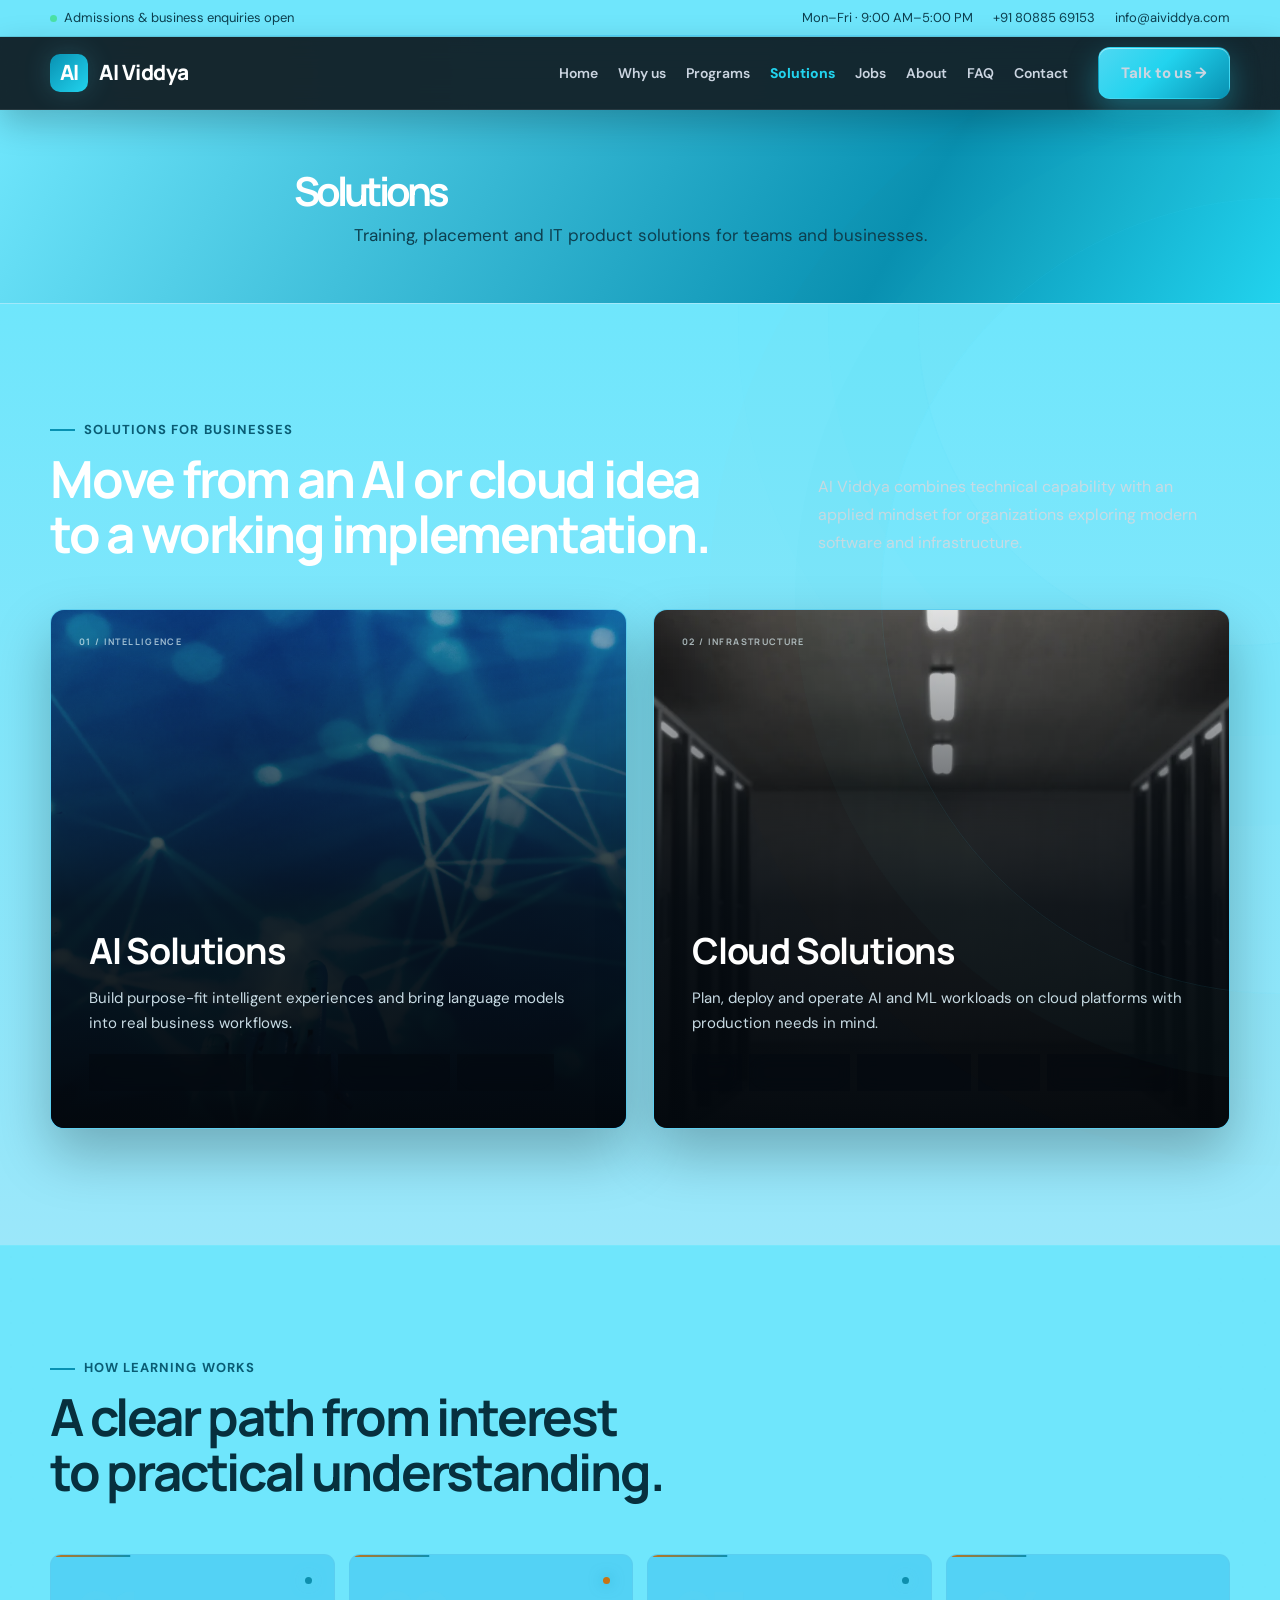
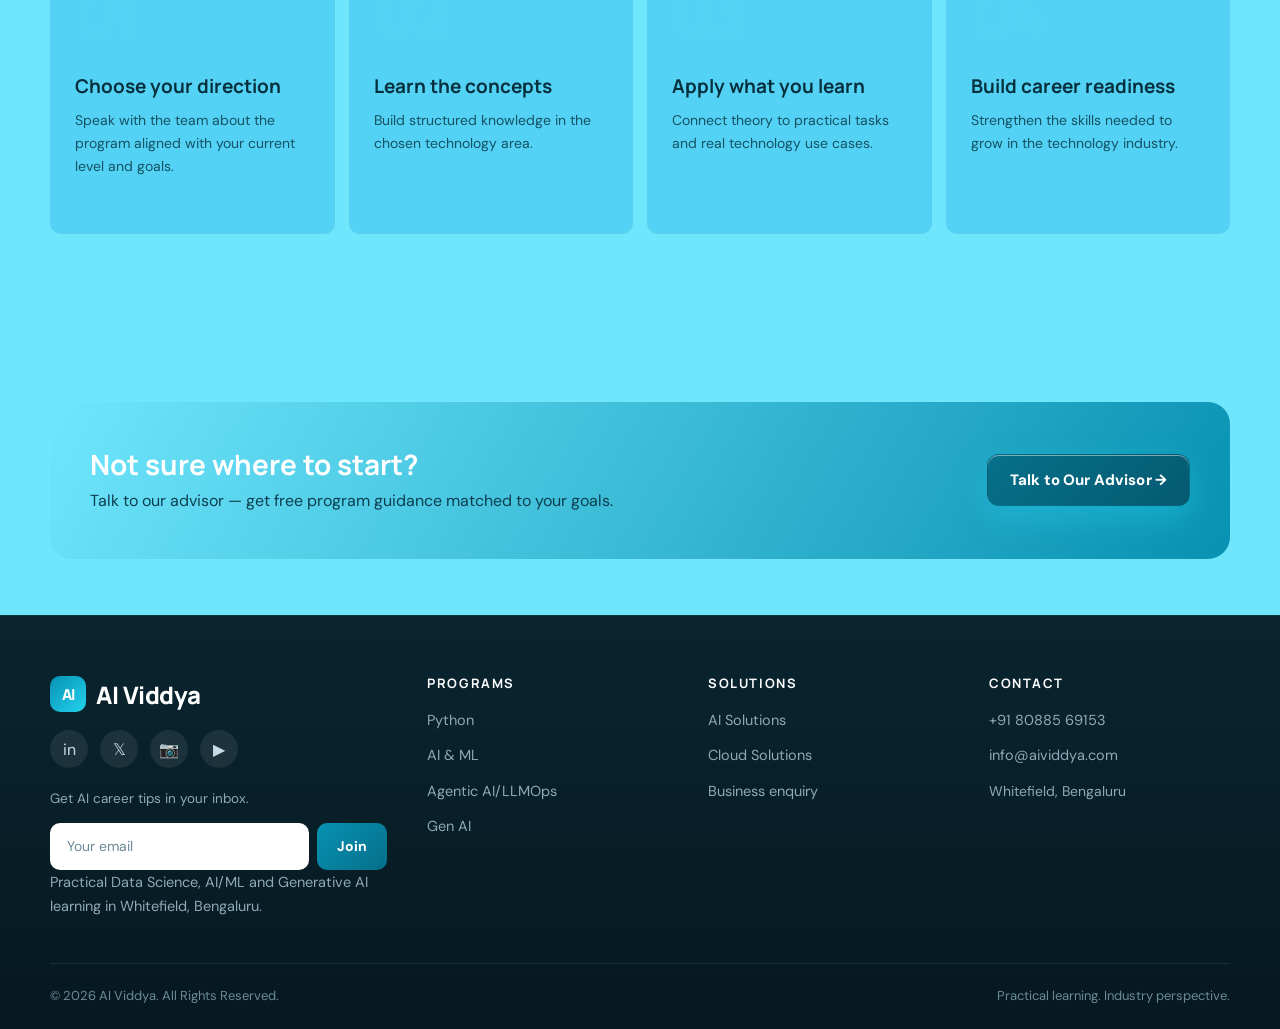
<file: solutions.html>
<!doctype html>
<html lang="en">
<head>
  <meta charset="utf-8" />
  <meta name="viewport" content="width=device-width, initial-scale=1, viewport-fit=cover" />
  <meta name="color-scheme" content="light dark" />
  <link rel="icon" href="data:," />
  <title>Solutions — AI Viddya</title>
  <meta name="description" content="Hands-on Python, AI/ML, Agentic AI/LLMOps, Generative AI and industrial training in Whitefield, Bengaluru." />
  <link rel="preconnect" href="https://fonts.googleapis.com">
  <link rel="preconnect" href="https://fonts.gstatic.com" crossorigin>
  <link href="https://fonts.googleapis.com/css2?family=DM+Sans:wght@400;500;600;700&family=Manrope:wght@500;600;700;800&display=swap" rel="stylesheet">
  



<link rel="stylesheet" href="styles.css?v=20261014f">
</head>
<body>
<div class="utility"><div class="wrap"><span><span class="status-dot"></span>Admissions & business enquiries open</span><div class="utility-links"><span>Mon–Fri · 9:00 AM–5:00 PM</span><a href="tel:+918088569153">+91 80885 69153</a><a href="mailto:info@aividdya.com">info@aividdya.com</a></div></div></div>
  <header><nav class="wrap"><a class="brand" href="index.html" aria-label="AI Viddya home"><span class="brand-mark">AI</span><span>AI Viddya</span></a><div class="navlinks" id="navlinks"><a href="index.html">Home</a><a href="why-us.html">Why us</a><a href="programs.html">Programs</a><a href="solutions.html" class="active">Solutions</a><a href="jobs.html">Jobs</a><a href="about.html">About</a><a href="faq.html">FAQ</a><a href="contact.html">Contact</a></div><a class="nav-cta" href="contact.html">Talk to us →</a><button class="menu" id="menu" aria-label="Open navigation" aria-expanded="false">☰</button></nav></header><div class="page-head"><div class="wrap"><h1>Solutions</h1><p>Training, placement and IT product solutions for teams and businesses.</p></div></div><section class="solutions" id="solutions"><div class="wrap"><div class="section-head reveal"><div><div class="kicker" style="color:var(--cyan)">Solutions for businesses</div><h2>Move from an AI or cloud idea to a working implementation.</h2></div><p>AI Viddya combines technical capability with an applied mindset for organizations exploring modern software and infrastructure.</p></div><div class="solution-grid"><article class="solution-card reveal"><img fetchpriority="high" decoding="async" src="assets/programs-img2.webp" alt="Artificial intelligence network visualization"><div class="solution-content"><h3>AI Solutions</h3><p>Build purpose-fit intelligent experiences and bring language models into real business workflows.</p><div class="taglist"><span>Custom AI applications</span><span>Chatbots</span><span>LLM integration</span><span>AI consulting</span></div></div></article><article class="solution-card reveal"><img loading="lazy" decoding="async" src="assets/solutions-img2.webp" alt="Modern cloud infrastructure server room"><div class="solution-content"><h3>Cloud Solutions</h3><p>Plan, deploy and operate AI and ML workloads on cloud platforms with production needs in mind.</p><div class="taglist"><span>AWS</span><span>Google Cloud</span><span>Microsoft Azure</span><span>MLOps</span><span>Cloud deployment</span></div></div></article></div></div></section>

    <section class="process"><div class="wrap"><div class="section-head reveal"><div><div class="kicker">How learning works</div><h2>A clear path from interest to practical understanding.</h2></div></div><div class="steps"><article class="step reveal"><div class="num">01</div><h3>Choose your direction</h3><p>Speak with the team about the program aligned with your current level and goals.</p></article><article class="step reveal"><div class="num">02</div><h3>Learn the concepts</h3><p>Build structured knowledge in the chosen technology area.</p></article><article class="step reveal"><div class="num">03</div><h3>Apply what you learn</h3><p>Connect theory to practical tasks and real technology use cases.</p></article><article class="step reveal"><div class="num">04</div><h3>Build career readiness</h3><p>Strengthen the skills needed to grow in the technology industry.</p></article></div></div></section>

    <div class="wrap"><div class="cta-band"><div><h2>Not sure where to start?</h2><p>Talk to our advisor — get free program guidance matched to your goals.</p></div><a class="btn primary" href="contact.html" style="background:#fff;color:#0891b2">Talk to Our Advisor →</a></div></div><footer><div class="wrap"><div class="footer-grid"><div><div class="footer-brand">AI Viddya</div>
        <div class="footer-social">
          <a href="#" aria-label="LinkedIn" title="LinkedIn">in</a>
          <a href="#" aria-label="Twitter" title="Twitter">𝕏</a>
          <a href="#" aria-label="Instagram" title="Instagram">📷</a>
          <a href="#" aria-label="YouTube" title="YouTube">▶</a>
        </div>
        <div class="footer-newsletter">
          <p>Get AI career tips in your inbox.</p>
          <form class="newsletter-form" onsubmit="return false">
            <input type="email" placeholder="Your email" aria-label="Email for newsletter">
            <button type="submit">Join</button>
          </form>
        </div><p style="max-width:340px">Practical Data Science, AI/ML and Generative AI learning in Whitefield, Bengaluru.</p></div><div class="footer-col"><h3>Programs</h3><a href="programs.html">Python</a><a href="programs.html">AI & ML</a><a href="programs.html">Agentic AI/LLMOps</a><a href="programs.html">Gen AI</a></div><div class="footer-col"><h3>Solutions</h3><a href="solutions.html">AI Solutions</a><a href="solutions.html">Cloud Solutions</a><a href="contact.html">Business enquiry</a></div><div class="footer-col"><h3>Contact</h3><a href="tel:+918088569153">+91 80885 69153</a><a href="mailto:info@aividdya.com">info@aividdya.com</a><span style="font-size:14px">Whitefield, Bengaluru</span></div></div><div class="copyright"><span>© 2026 AI Viddya. All Rights Reserved.</span><span>Practical learning. Industry perspective.</span></div></div></footer>
<script>
    (function(){
      document.querySelectorAll('a[href^="#"]').forEach(function(a){a.addEventListener('click',function(e){var id=a.getAttribute('href').slice(1),el=id?document.getElementById(id):null;if(el){e.preventDefault();el.scrollIntoView({behavior:'smooth',block:'start'});history.replaceState(null,'',location.pathname+location.search)}})});
      /* Learning Engine wires: self-healing aligned connectors */
      (function(){
        var stage=document.getElementById('leStage'),svg=document.getElementById('leWires');
        if(!stage||!svg)return;
        var NS='http://www.w3.org/2000/svg',lastKey='__init__';
        function posKey(){
          var k='';
          var cards=document.querySelectorAll('#leStage .le-card');
          for(var i=0;i<cards.length;i++){var r=cards[i].getBoundingClientRect();k+=Math.round(r.left)+':'+Math.round(r.top)+':'+Math.round(r.width)+':'+Math.round(r.height)+';';}
          return k;
        }
        function draw(){
          if(window.innerWidth<=900){svg.innerHTML='';return}
          var sr=stage.getBoundingClientRect();
          svg.setAttribute('viewBox','0 0 '+sr.width+' '+sr.height);
          while(svg.firstChild)svg.removeChild(svg.firstChild);
          var hex=document.querySelector('.le-hex-outer');
          if(!hex)return;
          var hr=hex.getBoundingClientRect();
          var hx=hr.left+hr.width/2-sr.left, hy=hr.top+hr.height/2-sr.top;
          var cards=document.querySelectorAll('#leStage .le-card');
          for(var idx=0;idx<cards.length;idx++){
            (function(card,idx){
              var warm=card.classList.contains('warm');
              var col=warm?'#0891b2':'#67e8f9';
              var r=card.getBoundingClientRect();
              var right=card.getAttribute('data-port')==='right';
              /* dot center: dot is 10px at top:50% with -5px offsets => x=border edge -/+1 */
              var x1=right?(r.right-sr.left-1):(r.left-sr.left+1);
              var y1=r.top+r.height/2-sr.top;
              var dx=Math.abs(hx-x1)*0.55;
              var f=function(n){return n.toFixed(1)};
              var d='M'+f(x1)+' '+f(y1)+' C'+f(x1+(right?dx:-dx))+' '+f(y1)+', '+f(hx+(right?-dx:dx))+' '+f(hy)+', '+f(hx)+' '+f(hy);
              var pid='lePath'+idx;
              var glow=document.createElementNS(NS,'path');
              glow.setAttribute('d',d);glow.setAttribute('class','le-wire-glow');glow.setAttribute('stroke',col);
              var wire=document.createElementNS(NS,'path');
              wire.setAttribute('d',d);wire.setAttribute('class','le-wire');wire.setAttribute('stroke',col);wire.setAttribute('id',pid);
              svg.appendChild(glow);svg.appendChild(wire);
              var dot=document.createElementNS(NS,'circle');
              dot.setAttribute('r','5');dot.setAttribute('fill',col);
              dot.style.filter='drop-shadow(0 0 6px '+col+')';
              var am=document.createElementNS(NS,'animateMotion');
              am.setAttribute('dur',(2.4+idx*0.35)+'s');am.setAttribute('repeatCount','indefinite');
              am.setAttribute('begin',(idx*0.4)+'s');
              var mp=document.createElementNS(NS,'mpath');
              mp.setAttribute('href','#'+pid);
              am.appendChild(mp);dot.appendChild(am);svg.appendChild(dot);
            })(cards[idx],idx);
          }
        }
        function check(){
          if(window.innerWidth<=900){if(svg.firstChild)svg.innerHTML='';lastKey='__init__';return}
          var k=posKey();
          if(k!==lastKey){lastKey=k;draw();}
        }
        draw();lastKey=posKey();
        var iv=setInterval(check,700);
        window.addEventListener('resize',function(){lastKey='__init__';check();});
        window.addEventListener('load',function(){setTimeout(check,500);setTimeout(check,1500);});
        if(document.hidden!==undefined){document.addEventListener('visibilitychange',function(){if(!document.hidden)check();});}
      })();

      var menu=document.getElementById('menu'), nav=document.getElementById('navlinks');
      menu.addEventListener('click',function(){var open=nav.classList.toggle('open');menu.setAttribute('aria-expanded',String(open));menu.textContent=open?'×':'☰'});
      nav.querySelectorAll('a').forEach(function(a){a.addEventListener('click',function(){nav.classList.remove('open');menu.setAttribute('aria-expanded','false');menu.textContent='☰'})});
      document.querySelectorAll('.faq-q').forEach(function(btn){btn.addEventListener('click',function(){btn.parentElement.classList.toggle('open')})});
      if(document.getElementById('quoteText')){(function(){var quotes=[
        ['The hands-on experience helped bridge the gap between theory and practical application.','Learner feedback shared by AI Viddya'],
        ['The learning experience helped build skills for the rapidly evolving field of artificial intelligence and machine learning.','Learner feedback shared by AI Viddya']
      ], qi=0;
      function renderQuote(){var __qt=document.getElementById('quoteText');if(!__qt)return;__qt.textContent=quotes[qi][0];document.getElementById('quoteCite').textContent=quotes[qi][1]}
      document.getElementById('prevQuote').addEventListener('click',function(){qi=(qi+quotes.length-1)%quotes.length;renderQuote()});
      document.getElementById('nextQuote').addEventListener('click',function(){qi=(qi+1)%quotes.length;renderQuote()});})();}
      (function(){var __ef=document.getElementById('enquiryForm');if(__ef)__ef.addEventListener('submit',function(e){e.preventDefault();var f=e.currentTarget,btn=f.querySelector('button[type="submit"]'),ok=document.getElementById('formSuccess');var n=f.name.value.trim(),p=f.phone.value.trim(),i=f.interest.value,m=f.message.value.trim();btn.disabled=true;var orig=btn.textContent;btn.textContent='Sending...';fetch('https://formsubmit.co/ajax/kaushal.tekconz@gmail.com',{method:'POST',headers:{'Content-Type':'application/json','Accept':'application/json'},body:JSON.stringify({name:n,phone:p,interest:i,message:m,_subject:'New Website Enquiry: '+i,_template:'table',_captcha:'false',_honey:''})}).then(function(r){if(!r.ok)throw 0;return r.json()}).then(function(){ok.style.display='block';ok.textContent='Thank you, '+n.split(' ')[0]+'! Your enquiry has been sent. We will contact you within 24 hours.';f.reset();btn.disabled=false;btn.textContent=orig;}).catch(function(){btn.disabled=false;btn.textContent=orig;window.location.href='mailto:kaushal.tekconz@gmail.com?subject='+encodeURIComponent('Enquiry: '+i)+'\u0026body='+encodeURIComponent('Name: '+n+'\nPhone: '+p+'\nInterest: '+i+'\n\n'+m)});});})();
      var progress=document.getElementById('scrollProgress'),ticking=false;if(!progress){progress={style:{}};}
      function updateProgress(){var max=document.documentElement.scrollHeight-window.innerHeight;var ratio=max>0?window.scrollY/max:0;progress.style.transform='scaleX('+Math.min(1,Math.max(0,ratio))+')';ticking=false}
      window.addEventListener('scroll',function(){if(!ticking){requestAnimationFrame(updateProgress);ticking=true}},{passive:true});updateProgress();
      var stage=document.getElementById('pipelineStage');
      if(stage&&window.matchMedia('(prefers-reduced-motion: no-preference)').matches){stage.addEventListener('pointermove',function(e){var r=stage.getBoundingClientRect();stage.style.setProperty('--mx',((e.clientX-r.left)/r.width-.5)*18);stage.style.setProperty('--my',((e.clientY-r.top)/r.height-.5)*18)});stage.addEventListener('pointerleave',function(){stage.style.setProperty('--mx',0);stage.style.setProperty('--my',0)})}
      if('IntersectionObserver' in window){var io=new IntersectionObserver(function(es){es.forEach(function(e){if(e.isIntersecting){e.target.classList.add('visible');io.unobserve(e.target)}})},{threshold:.08});document.querySelectorAll('.reveal').forEach(function(el){io.observe(el)})}else{document.querySelectorAll('.reveal').forEach(function(el){el.classList.add('visible')})}
    })();
  </script>
</body>
</html>
</file>
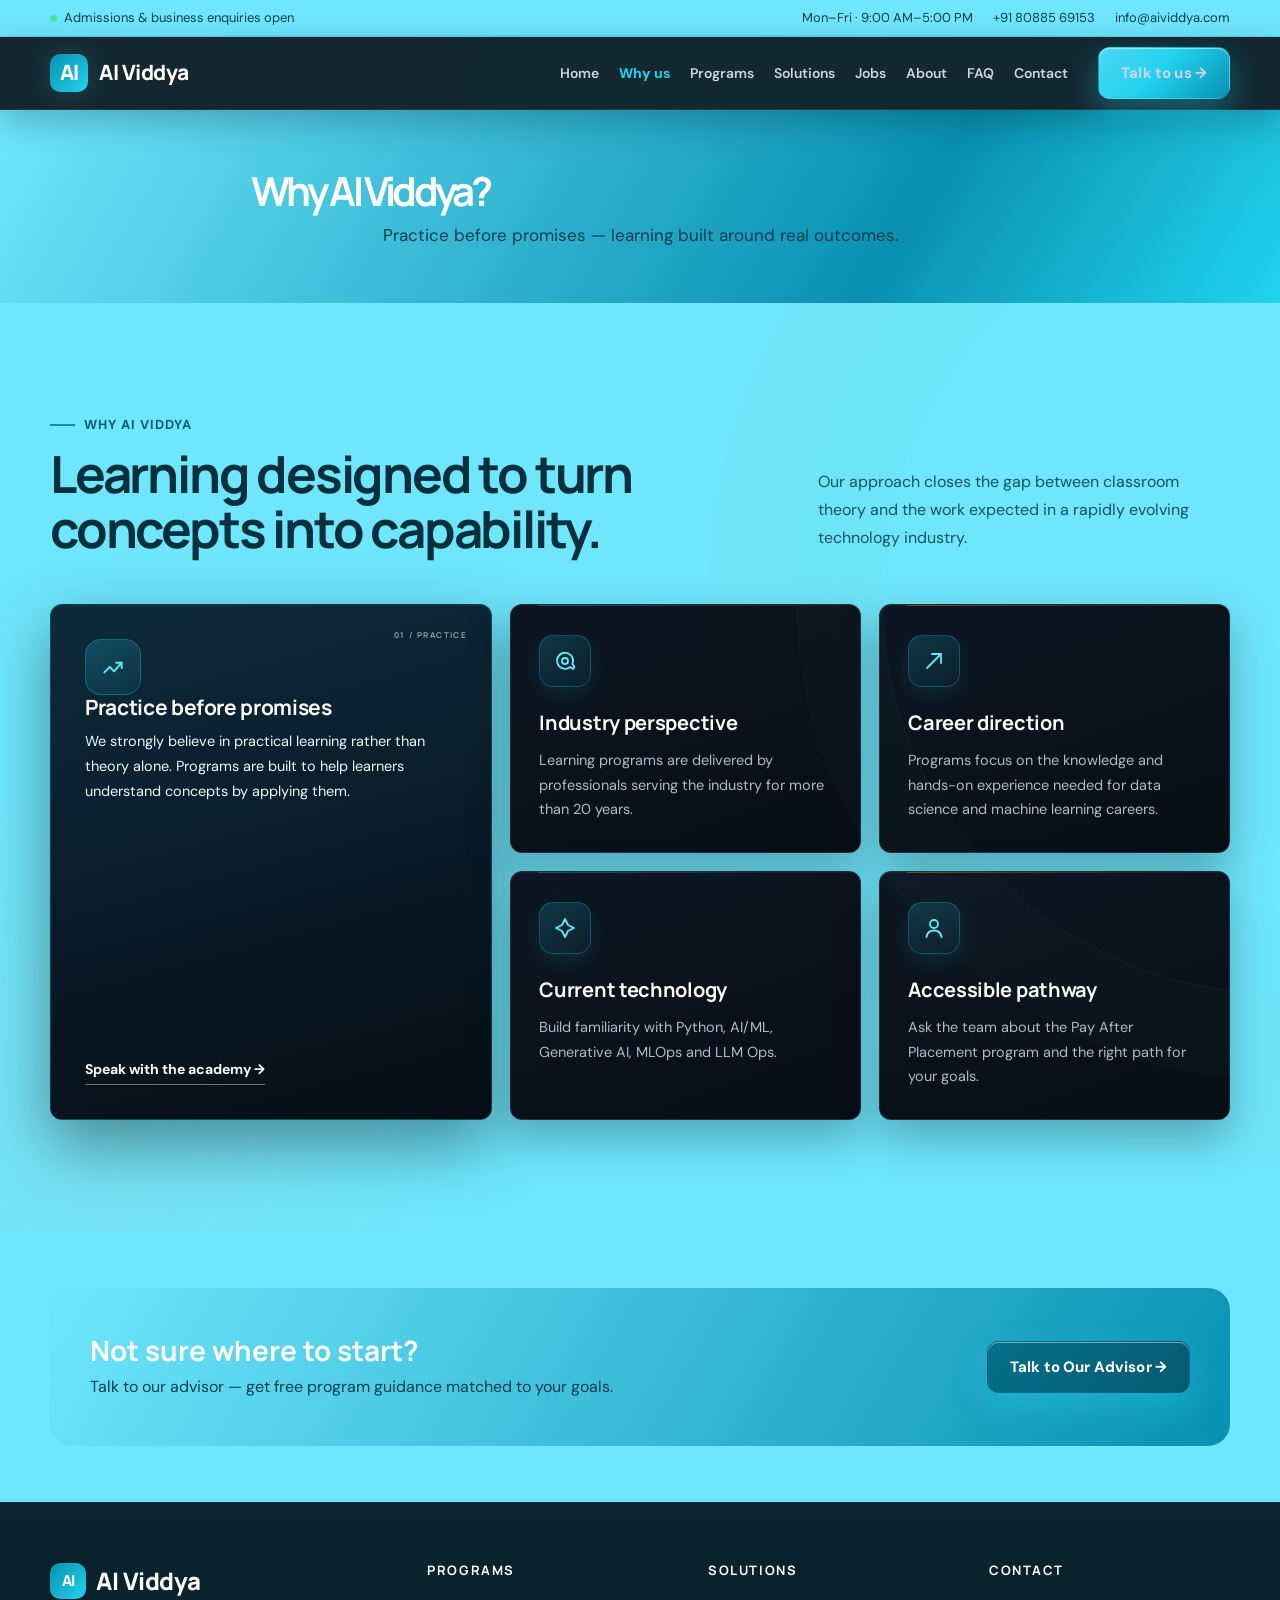
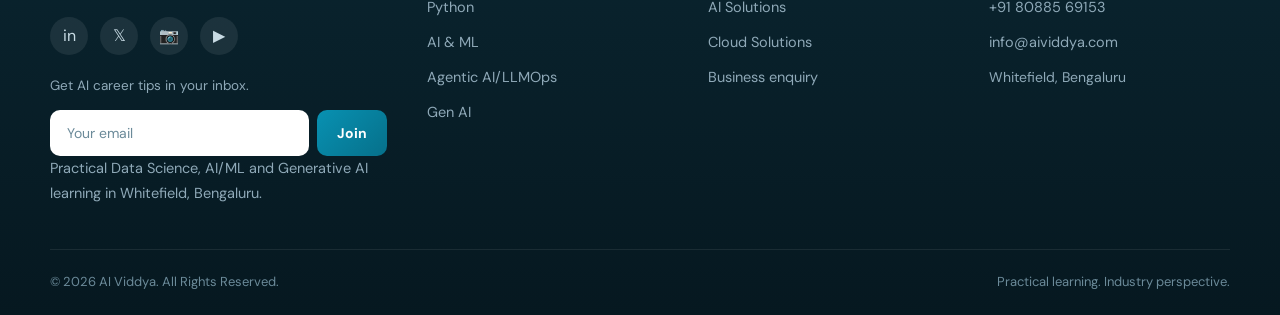
<file: why-us.html>
<!doctype html>
<html lang="en">
<head>
  <meta charset="utf-8" />
  <meta name="viewport" content="width=device-width, initial-scale=1, viewport-fit=cover" />
  <meta name="color-scheme" content="light dark" />
  <link rel="icon" href="data:," />
  <title>Why AI Viddya — AI Viddya</title>
  <meta name="description" content="Hands-on Python, AI/ML, Agentic AI/LLMOps, Generative AI and industrial training in Whitefield, Bengaluru." />
  <link rel="preconnect" href="https://fonts.googleapis.com">
  <link rel="preconnect" href="https://fonts.gstatic.com" crossorigin>
  <link href="https://fonts.googleapis.com/css2?family=DM+Sans:wght@400;500;600;700&family=Manrope:wght@500;600;700;800&display=swap" rel="stylesheet">
  



<link rel="stylesheet" href="styles.css?v=20261014f">
</head>
<body>
<div class="utility"><div class="wrap"><span><span class="status-dot"></span>Admissions & business enquiries open</span><div class="utility-links"><span>Mon–Fri · 9:00 AM–5:00 PM</span><a href="tel:+918088569153">+91 80885 69153</a><a href="mailto:info@aividdya.com">info@aividdya.com</a></div></div></div>
  <header><nav class="wrap"><a class="brand" href="index.html" aria-label="AI Viddya home"><span class="brand-mark">AI</span><span>AI Viddya</span></a><div class="navlinks" id="navlinks"><a href="index.html">Home</a><a href="why-us.html" class="active">Why us</a><a href="programs.html">Programs</a><a href="solutions.html">Solutions</a><a href="jobs.html">Jobs</a><a href="about.html">About</a><a href="faq.html">FAQ</a><a href="contact.html">Contact</a></div><a class="nav-cta" href="contact.html">Talk to us →</a><button class="menu" id="menu" aria-label="Open navigation" aria-expanded="false">☰</button></nav></header><div class="page-head"><div class="wrap"><h1>Why AI Viddya?</h1><p>Practice before promises — learning built around real outcomes.</p></div></div><section class="why" id="why"><div class="wrap"><div class="section-head reveal"><div><div class="kicker">Why AI Viddya</div><h2>Learning designed to turn concepts into capability.</h2></div><p>Our approach closes the gap between classroom theory and the work expected in a rapidly evolving technology industry.</p></div><div class="why-grid"><article class="why-card feature reveal"><div><div class="icon" aria-hidden="true"><svg viewBox="0 0 24 24"><path d="M4 17l5-5 4 4 7-8"/><path d="M15 8h5v5"/></svg></div><h3>Practice before promises</h3><p>We strongly believe in practical learning rather than theory alone. Programs are built to help learners understand concepts by applying them.</p></div><a href="contact.html" style="font-weight:700">Speak with the academy →</a></article><article class="why-card reveal"><div class="icon" aria-hidden="true"><svg viewBox="0 0 24 24"><circle cx="12" cy="12" r="3"/><path d="M19.4 15a8 8 0 10-2.3 3l3 2 1.4-2.1z"/></svg></div><h3>Industry perspective</h3><p>Learning programs are delivered by professionals serving the industry for more than 20 years.</p></article><article class="why-card reveal"><div class="icon" aria-hidden="true"><svg viewBox="0 0 24 24"><path d="M5 19L19 5"/><path d="M10 5h9v9"/></svg></div><h3>Career direction</h3><p>Programs focus on the knowledge and hands-on experience needed for data science and machine learning careers.</p></article><article class="why-card reveal"><div class="icon" aria-hidden="true"><svg viewBox="0 0 24 24"><path d="M12 3l3 6 6 3-6 3-3 6-3-6-6-3 6-3z"/></svg></div><h3>Current technology</h3><p>Build familiarity with Python, AI/ML, Generative AI, MLOps and LLM Ops.</p></article><article class="why-card reveal"><div class="icon" aria-hidden="true"><svg viewBox="0 0 24 24"><circle cx="12" cy="8" r="4"/><path d="M4.5 21c.7-4.2 3.2-6.5 7.5-6.5s6.8 2.3 7.5 6.5"/></svg></div><h3>Accessible pathway</h3><p>Ask the team about the Pay After Placement program and the right path for your goals.</p></article></div></div></section>

    <div class="wrap"><div class="cta-band"><div><h2>Not sure where to start?</h2><p>Talk to our advisor — get free program guidance matched to your goals.</p></div><a class="btn primary" href="contact.html" style="background:#fff;color:#0891b2">Talk to Our Advisor →</a></div></div><footer><div class="wrap"><div class="footer-grid"><div><div class="footer-brand">AI Viddya</div>
        <div class="footer-social">
          <a href="#" aria-label="LinkedIn" title="LinkedIn">in</a>
          <a href="#" aria-label="Twitter" title="Twitter">𝕏</a>
          <a href="#" aria-label="Instagram" title="Instagram">📷</a>
          <a href="#" aria-label="YouTube" title="YouTube">▶</a>
        </div>
        <div class="footer-newsletter">
          <p>Get AI career tips in your inbox.</p>
          <form class="newsletter-form" onsubmit="return false">
            <input type="email" placeholder="Your email" aria-label="Email for newsletter">
            <button type="submit">Join</button>
          </form>
        </div><p style="max-width:340px">Practical Data Science, AI/ML and Generative AI learning in Whitefield, Bengaluru.</p></div><div class="footer-col"><h3>Programs</h3><a href="programs.html">Python</a><a href="programs.html">AI & ML</a><a href="programs.html">Agentic AI/LLMOps</a><a href="programs.html">Gen AI</a></div><div class="footer-col"><h3>Solutions</h3><a href="solutions.html">AI Solutions</a><a href="solutions.html">Cloud Solutions</a><a href="contact.html">Business enquiry</a></div><div class="footer-col"><h3>Contact</h3><a href="tel:+918088569153">+91 80885 69153</a><a href="mailto:info@aividdya.com">info@aividdya.com</a><span style="font-size:14px">Whitefield, Bengaluru</span></div></div><div class="copyright"><span>© 2026 AI Viddya. All Rights Reserved.</span><span>Practical learning. Industry perspective.</span></div></div></footer>
<script>
    (function(){
      document.querySelectorAll('a[href^="#"]').forEach(function(a){a.addEventListener('click',function(e){var id=a.getAttribute('href').slice(1),el=id?document.getElementById(id):null;if(el){e.preventDefault();el.scrollIntoView({behavior:'smooth',block:'start'});history.replaceState(null,'',location.pathname+location.search)}})});
      /* Learning Engine wires: self-healing aligned connectors */
      (function(){
        var stage=document.getElementById('leStage'),svg=document.getElementById('leWires');
        if(!stage||!svg)return;
        var NS='http://www.w3.org/2000/svg',lastKey='__init__';
        function posKey(){
          var k='';
          var cards=document.querySelectorAll('#leStage .le-card');
          for(var i=0;i<cards.length;i++){var r=cards[i].getBoundingClientRect();k+=Math.round(r.left)+':'+Math.round(r.top)+':'+Math.round(r.width)+':'+Math.round(r.height)+';';}
          return k;
        }
        function draw(){
          if(window.innerWidth<=900){svg.innerHTML='';return}
          var sr=stage.getBoundingClientRect();
          svg.setAttribute('viewBox','0 0 '+sr.width+' '+sr.height);
          while(svg.firstChild)svg.removeChild(svg.firstChild);
          var hex=document.querySelector('.le-hex-outer');
          if(!hex)return;
          var hr=hex.getBoundingClientRect();
          var hx=hr.left+hr.width/2-sr.left, hy=hr.top+hr.height/2-sr.top;
          var cards=document.querySelectorAll('#leStage .le-card');
          for(var idx=0;idx<cards.length;idx++){
            (function(card,idx){
              var warm=card.classList.contains('warm');
              var col=warm?'#0891b2':'#67e8f9';
              var r=card.getBoundingClientRect();
              var right=card.getAttribute('data-port')==='right';
              /* dot center: dot is 10px at top:50% with -5px offsets => x=border edge -/+1 */
              var x1=right?(r.right-sr.left-1):(r.left-sr.left+1);
              var y1=r.top+r.height/2-sr.top;
              var dx=Math.abs(hx-x1)*0.55;
              var f=function(n){return n.toFixed(1)};
              var d='M'+f(x1)+' '+f(y1)+' C'+f(x1+(right?dx:-dx))+' '+f(y1)+', '+f(hx+(right?-dx:dx))+' '+f(hy)+', '+f(hx)+' '+f(hy);
              var pid='lePath'+idx;
              var glow=document.createElementNS(NS,'path');
              glow.setAttribute('d',d);glow.setAttribute('class','le-wire-glow');glow.setAttribute('stroke',col);
              var wire=document.createElementNS(NS,'path');
              wire.setAttribute('d',d);wire.setAttribute('class','le-wire');wire.setAttribute('stroke',col);wire.setAttribute('id',pid);
              svg.appendChild(glow);svg.appendChild(wire);
              var dot=document.createElementNS(NS,'circle');
              dot.setAttribute('r','5');dot.setAttribute('fill',col);
              dot.style.filter='drop-shadow(0 0 6px '+col+')';
              var am=document.createElementNS(NS,'animateMotion');
              am.setAttribute('dur',(2.4+idx*0.35)+'s');am.setAttribute('repeatCount','indefinite');
              am.setAttribute('begin',(idx*0.4)+'s');
              var mp=document.createElementNS(NS,'mpath');
              mp.setAttribute('href','#'+pid);
              am.appendChild(mp);dot.appendChild(am);svg.appendChild(dot);
            })(cards[idx],idx);
          }
        }
        function check(){
          if(window.innerWidth<=900){if(svg.firstChild)svg.innerHTML='';lastKey='__init__';return}
          var k=posKey();
          if(k!==lastKey){lastKey=k;draw();}
        }
        draw();lastKey=posKey();
        var iv=setInterval(check,700);
        window.addEventListener('resize',function(){lastKey='__init__';check();});
        window.addEventListener('load',function(){setTimeout(check,500);setTimeout(check,1500);});
        if(document.hidden!==undefined){document.addEventListener('visibilitychange',function(){if(!document.hidden)check();});}
      })();

      var menu=document.getElementById('menu'), nav=document.getElementById('navlinks');
      menu.addEventListener('click',function(){var open=nav.classList.toggle('open');menu.setAttribute('aria-expanded',String(open));menu.textContent=open?'×':'☰'});
      nav.querySelectorAll('a').forEach(function(a){a.addEventListener('click',function(){nav.classList.remove('open');menu.setAttribute('aria-expanded','false');menu.textContent='☰'})});
      document.querySelectorAll('.faq-q').forEach(function(btn){btn.addEventListener('click',function(){btn.parentElement.classList.toggle('open')})});
      if(document.getElementById('quoteText')){(function(){var quotes=[
        ['The hands-on experience helped bridge the gap between theory and practical application.','Learner feedback shared by AI Viddya'],
        ['The learning experience helped build skills for the rapidly evolving field of artificial intelligence and machine learning.','Learner feedback shared by AI Viddya']
      ], qi=0;
      function renderQuote(){var __qt=document.getElementById('quoteText');if(!__qt)return;__qt.textContent=quotes[qi][0];document.getElementById('quoteCite').textContent=quotes[qi][1]}
      document.getElementById('prevQuote').addEventListener('click',function(){qi=(qi+quotes.length-1)%quotes.length;renderQuote()});
      document.getElementById('nextQuote').addEventListener('click',function(){qi=(qi+1)%quotes.length;renderQuote()});})();}
      (function(){var __ef=document.getElementById('enquiryForm');if(__ef)__ef.addEventListener('submit',function(e){e.preventDefault();var f=e.currentTarget,btn=f.querySelector('button[type="submit"]'),ok=document.getElementById('formSuccess');var n=f.name.value.trim(),p=f.phone.value.trim(),i=f.interest.value,m=f.message.value.trim();btn.disabled=true;var orig=btn.textContent;btn.textContent='Sending...';fetch('https://formsubmit.co/ajax/kaushal.tekconz@gmail.com',{method:'POST',headers:{'Content-Type':'application/json','Accept':'application/json'},body:JSON.stringify({name:n,phone:p,interest:i,message:m,_subject:'New Website Enquiry: '+i,_template:'table',_captcha:'false',_honey:''})}).then(function(r){if(!r.ok)throw 0;return r.json()}).then(function(){ok.style.display='block';ok.textContent='Thank you, '+n.split(' ')[0]+'! Your enquiry has been sent. We will contact you within 24 hours.';f.reset();btn.disabled=false;btn.textContent=orig;}).catch(function(){btn.disabled=false;btn.textContent=orig;window.location.href='mailto:kaushal.tekconz@gmail.com?subject='+encodeURIComponent('Enquiry: '+i)+'\u0026body='+encodeURIComponent('Name: '+n+'\nPhone: '+p+'\nInterest: '+i+'\n\n'+m)});});})();
      var progress=document.getElementById('scrollProgress'),ticking=false;if(!progress){progress={style:{}};}
      function updateProgress(){var max=document.documentElement.scrollHeight-window.innerHeight;var ratio=max>0?window.scrollY/max:0;progress.style.transform='scaleX('+Math.min(1,Math.max(0,ratio))+')';ticking=false}
      window.addEventListener('scroll',function(){if(!ticking){requestAnimationFrame(updateProgress);ticking=true}},{passive:true});updateProgress();
      var stage=document.getElementById('pipelineStage');
      if(stage&&window.matchMedia('(prefers-reduced-motion: no-preference)').matches){stage.addEventListener('pointermove',function(e){var r=stage.getBoundingClientRect();stage.style.setProperty('--mx',((e.clientX-r.left)/r.width-.5)*18);stage.style.setProperty('--my',((e.clientY-r.top)/r.height-.5)*18)});stage.addEventListener('pointerleave',function(){stage.style.setProperty('--mx',0);stage.style.setProperty('--my',0)})}
      if('IntersectionObserver' in window){var io=new IntersectionObserver(function(es){es.forEach(function(e){if(e.isIntersecting){e.target.classList.add('visible');io.unobserve(e.target)}})},{threshold:.08});document.querySelectorAll('.reveal').forEach(function(el){io.observe(el)})}else{document.querySelectorAll('.reveal').forEach(function(el){el.classList.add('visible')})}
    })();
  </script>
</body>
</html>
</file>
<file: styles.css>
:root{color-scheme:light dark;--ink:#10233f;--muted:#52647b;--bg:#f8fbff;--paper:#ffffff;--soft:#eef5ff;--navy:#0b1f3a;--blue:#0891b2;--blue2:#53d2f5;--cyan:#67e8f9;--gold:#0891b2;--line:#dce6f2;--shadow:0 20px 55px rgba(13,44,81,.12);--green:#1d9b69}@media(prefers-color-scheme:dark) and (min-width:99999px){:root{--ink:#edf5ff;--muted:#b6c7db;--bg:#081321;--paper:#0e1d30;--soft:#122744;--navy:#6fe6fc;--blue:#5aa0ff;--blue2:#80b8ff;--cyan:#36d2eb;--gold:#ffd16b;--line:#29405e;--shadow:0 20px 55px rgba(0,0,0,.35);--green:#51d49d}}*{box-sizing:border-box}html{scroll-behavior:smooth;scroll-padding-top:86px}body{margin:0;background:var(--bg);color:var(--ink);font-family:"DM Sans",sans-serif;line-height:1.6}a{color:inherit;text-decoration:none}img{display:block;max-width:100%}button,input,select,textarea{font:inherit}.wrap{width:min(1180px,calc(100% - 40px));margin:auto}.utility{background:var(--navy);color:#d9e9ff;font-size:13px}.utility .wrap{min-height:36px;display:flex;align-items:center;justify-content:space-between;gap:16px}.utility-links{display:flex;gap:20px;align-items:center}.utility a:hover{text-decoration:underline}.status-dot{width:7px;height:7px;border-radius:50%;background:#4be1a5;display:inline-block;margin-right:7px}header{position:sticky;top:0;z-index:30;background:color-mix(in srgb,var(--paper) 94%,transparent);backdrop-filter:blur(14px);border-bottom:1px solid var(--line)}nav{height:72px;display:flex;align-items:center;gap:30px}.brand{display:flex;align-items:center;gap:11px;margin-right:auto;font-family:Manrope,sans-serif;font-weight:800;font-size:21px;letter-spacing:-.5px}.brand-mark{width:38px;height:38px;border-radius:10px;background:var(--blue);display:grid;place-items:center;color:white;font-weight:800;box-shadow:inset 0 -5px 12px rgba(0,0,0,.15)}.navlinks{display:flex;gap:26px;align-items:center;font-size:14px;font-weight:600}.navlinks a:hover{color:var(--blue)}.nav-cta,.btn{display:inline-flex;align-items:center;justify-content:center;gap:9px;border-radius:12px;padding:13px 22px;font-weight:800;font-size:15px;border:1px solid transparent;cursor:pointer;transition:transform .18s ease,box-shadow .18s ease}.nav-cta,.btn.primary{background:var(--blue);color:white}.nav-cta:hover,.btn.primary:hover{transform:translateY(-2px);box-shadow:0 18px 40px rgba(34,211,238,.5),inset 0 1px 0 rgba(255,255,255,.45)}.btn.secondary{border-color:color-mix(in srgb,var(--ink) 25%,transparent);background:transparent;color:var(--ink)}.btn.secondary:hover{border-color:var(--blue);color:var(--blue)}.menu{display:none;background:none;border:0;color:var(--ink);font-size:25px}.hero{position:relative;overflow:hidden;padding:70px 0 76px;background:var(--paper)}.hero:before{content:"";position:absolute;inset:auto -15% -60% 45%;height:650px;background:radial-gradient(circle,rgba(19,185,215,.14),transparent 60%);pointer-events:none}.hero-grid{display:grid;grid-template-columns:1.06fr .94fr;align-items:center;gap:70px}.eyebrow{display:inline-flex;align-items:center;gap:8px;color:var(--blue2);font-weight:700;font-size:14px;margin-bottom:18px}.eyebrow:before{content:"";width:26px;height:3px;background:var(--cyan);border-radius:3px}h1,h2,h3{font-family:Manrope,sans-serif;margin:0;line-height:1.15}h1{font-size:clamp(43px,5vw,72px);letter-spacing:-3px;max-width:700px}h1 span{color:var(--blue)}.hero p{font-size:19px;color:var(--muted);max-width:620px;margin:24px 0 30px}.actions{display:flex;gap:12px;flex-wrap:wrap}.hero-note{margin-top:20px;display:flex;gap:16px;flex-wrap:wrap;font-size:14px;color:var(--muted)}.hero-note span:before{content:"✓";color:var(--green);font-weight:800;margin-right:6px}.hero-art{position:relative}.hero-photo{height:520px;width:100%;object-fit:cover;border-radius:8px 80px 8px 8px;box-shadow:var(--shadow)}.floating-card{position:absolute;left:-35px;bottom:35px;background:var(--paper);border:1px solid var(--line);box-shadow:var(--shadow);padding:17px 20px;border-radius:12px;width:230px}.floating-card strong{display:block;font-family:Manrope;font-size:28px;color:var(--blue)}.floating-card span{font-size:13px;color:var(--muted)}.proof{background:var(--navy);color:white}.proof-grid{display:grid;grid-template-columns:repeat(4,1fr)}.proof-item{padding:28px 25px;border-right:1px solid rgba(255,255,255,.13)}.proof-item:last-child{border:0}.proof-item strong{display:block;font:700 27px Manrope;color:#07303e}.proof-item span{color:#0d3f4f;font-size:14px}section{padding:90px 0}.section-head{display:flex;justify-content:space-between;align-items:end;gap:25px;margin-bottom:38px}.section-head>div{max-width:710px}.kicker{color:var(--blue);font-weight:700;margin-bottom:10px}.section-head h2,.about-copy h2,.contact-copy h2{font-size:clamp(32px,4vw,48px);letter-spacing:-1.7px}.section-head p,.about-copy p,.contact-copy p{color:var(--muted);font-size:17px;margin:14px 0 0}.why{background:var(--bg)}.why-grid{display:grid;grid-template-columns:1.2fr 1fr 1fr;gap:18px}.why-card{background:var(--paper);border:1px solid var(--line);padding:30px;border-radius:14px}.why-card.feature{background:var(--blue);color:#fff;grid-row:span 2;display:flex;flex-direction:column;justify-content:space-between;min-height:360px}.why-card.feature p{color:#dfeeff}.icon{width:43px;height:43px;border-radius:9px;background:var(--soft);display:grid;place-items:center;color:var(--blue);margin-bottom:34px}.feature .icon{background:rgba(255,255,255,.16);color:white}.why-card h3{font-size:21px}.why-card p{color:var(--muted);margin:10px 0 0;font-size:15px}.programs{background:var(--paper)}.program-grid{display:grid;grid-template-columns:repeat(12,1fr);gap:20px}.program{grid-column:span 4;background:var(--bg);border:1px solid var(--line);overflow:hidden;border-radius:12px;display:flex;flex-direction:column}.program:nth-child(4){grid-column:span 6}.program:nth-child(5){grid-column:span 6}.program img{height:190px;width:100%;object-fit:cover}.program-body{padding:23px;display:flex;flex-direction:column;flex:1}.program small{font-weight:700;color:var(--blue)}.program h3{font-size:23px;margin:8px 0}.program p{color:var(--muted);font-size:15px;margin:0 0 18px}.learn{margin-top:auto;font-weight:700;color:var(--blue)}.solutions{background:var(--navy);color:white;position:relative;overflow:hidden}.solutions .section-head p{color:#0d3f4f}.solution-grid{display:grid;grid-template-columns:1fr 1fr;gap:22px}.solution-card{position:relative;min-height:430px;border-radius:14px;overflow:hidden;padding:36px;display:flex;align-items:flex-end}.solution-card img{position:absolute;inset:0;width:100%;height:100%;object-fit:cover}.solution-card:after{content:"";position:absolute;inset:0;background:linear-gradient(0deg,rgba(2,13,29,.96) 0%,rgba(5,18,38,.68) 53%,rgba(5,18,38,.15) 100%)}.solution-content{position:relative;z-index:1}.solution-card h3{font-size:31px}.solution-card p{color:#d3e2f2;max-width:500px}.taglist{display:flex;flex-wrap:wrap;gap:8px;margin-top:18px}.taglist span{border:1px solid rgba(255,255,255,.28);padding:6px 10px;border-radius:5px;font-size:13px;background:rgba(0,0,0,.15)}.process{background:var(--bg)}.steps{display:grid;grid-template-columns:repeat(4,1fr);gap:0;border-top:1px solid var(--line)}.step{padding:30px 28px 0 0;position:relative}.step:not(:last-child):after{content:"";position:absolute;right:20px;top:-5px;width:9px;height:9px;background:var(--cyan);border-radius:50%}.num{font:800 50px Manrope;color:color-mix(in srgb,var(--blue) 25%,var(--bg));line-height:1}.step h3{font-size:20px;margin:8px 0}.step p{color:var(--muted);font-size:15px}.testimonial{padding:70px 0;background:var(--paper)}.quote{display:grid;grid-template-columns:260px 1fr;gap:50px;align-items:center;background:var(--soft);border-radius:18px;padding:44px}.quote-badge{height:190px;background:var(--blue);border-radius:12px;display:grid;place-items:center;color:#fff;font:800 62px Manrope}.quote blockquote{font:600 clamp(21px,3vw,30px) Manrope;line-height:1.45;margin:0}.quote cite{display:block;margin-top:22px;color:var(--muted);font-style:normal}.quote-controls{display:flex;gap:8px;margin-top:22px}.quote-controls button{width:39px;height:39px;border-radius:50%;border:1px solid var(--line);background:var(--paper);color:var(--ink);cursor:pointer}.about{background:var(--bg)}.about-grid{display:grid;grid-template-columns:1fr 1fr;gap:70px;align-items:center}.about-visual{position:relative}.about-visual img{width:100%;height:520px;object-fit:cover;border-radius:60px 8px 8px 8px}.mission-grid{display:grid;grid-template-columns:1fr 1fr;gap:14px;margin-top:25px}.mission{padding:20px;border-top:3px solid var(--blue);background:var(--paper)}.mission h3{font-size:18px}.mission p{font-size:14px;margin:7px 0 0}.about-checks{list-style:none;padding:0;margin:23px 0}.about-checks li{margin:11px 0;padding-left:27px;position:relative}.about-checks li:before{content:"✓";position:absolute;left:0;color:var(--green);font-weight:800}.faq{background:var(--paper)}.faq-grid{display:grid;grid-template-columns:.72fr 1.28fr;gap:65px}.faq-intro{position:sticky;top:115px;align-self:start}.faq-intro h2{font-size:42px}.faq-item{border-bottom:1px solid var(--line)}.faq-q{width:100%;padding:22px 0;display:flex;justify-content:space-between;gap:20px;text-align:left;background:none;border:0;color:var(--ink);font-weight:700;cursor:pointer}.faq-q span:last-child{font-size:22px;color:var(--blue)}.faq-a{display:grid;grid-template-rows:0fr;transition:grid-template-rows .25s}.faq-a>div{overflow:hidden}.faq-a p{margin:0 30px 20px 0;color:var(--muted)}.faq-item.open .faq-a{grid-template-rows:1fr}.faq-item.open .faq-q span:last-child{transform:rotate(45deg)}.contact{background:var(--navy);color:white}.contact-grid{display:grid;grid-template-columns:.82fr 1.18fr;gap:70px}.contact-copy p{color:#bcd0e7}.contact-list{margin-top:30px;display:grid;gap:16px}.contact-list a,.contact-list div{display:flex;gap:13px;align-items:flex-start;color:#e4f0fd}.contact-icon{width:34px;height:34px;flex:0 0 34px;border-radius:8px;background:rgba(255,255,255,.1);display:grid;place-items:center}.form{background:var(--paper);color:var(--ink);padding:34px;border-radius:14px}.form h3{font-size:25px;margin-bottom:22px}.fields{display:grid;grid-template-columns:1fr 1fr;gap:15px}.field.full{grid-column:1/-1}.field label{display:block;font-size:13px;font-weight:700;margin:0 0 6px}.field input,.field select,.field textarea{width:100%;border:1px solid var(--line);background:var(--bg);color:var(--ink);padding:12px 13px;border-radius:7px;outline:none}.field input:focus,.field select:focus,.field textarea:focus{border-color:var(--blue)}.field textarea{min-height:100px;resize:vertical}.form .btn{width:100%;margin-top:16px}.form-note{font-size:12px;color:var(--muted);margin:10px 0 0;text-align:center}.form-success{display:none;margin-top:14px;padding:11px;background:color-mix(in srgb,var(--green) 14%,var(--paper));color:var(--green);font-weight:700;border-radius:7px}footer{background:#6fe6fc;color:#0d3f4f;padding:48px 0 25px}.footer-grid{display:grid;grid-template-columns:1.25fr .75fr .75fr 1fr;gap:40px}.footer-brand{color:white;font:800 22px Manrope}.footer-col h3{font-size:15px;color:white;margin-bottom:12px}.footer-col a{display:block;margin:8px 0;font-size:14px}.footer-col a:hover{color:white}.copyright{border-top:1px solid #2aa5c4;margin-top:35px;padding-top:20px;font-size:13px;display:flex;justify-content:space-between;gap:15px;flex-wrap:wrap}.whatsapp{position:fixed;right:20px;bottom:20px;z-index:25;width:54px;height:54px;border-radius:50%;background:#20b76b;color:white;display:grid;place-items:center;box-shadow:0 10px 30px rgba(0,0,0,.22);font-weight:800;font-size:20px}.whatsapp:hover{background:#159858}.reveal{opacity:1;transform:none}@media(max-width:950px){.navlinks{display:none;position:absolute;top:72px;left:0;right:0;background:var(--paper);padding:22px;flex-direction:column;align-items:flex-start;border-bottom:1px solid var(--line)}.navlinks.open{display:flex}.menu{display:block}.nav-cta{display:none}.hero-grid,.about-grid,.contact-grid{grid-template-columns:1fr;gap:42px}.hero{padding-top:52px}.hero-art{max-width:650px}.why-grid{grid-template-columns:1fr 1fr}.why-card.feature{grid-column:1/-1;grid-row:auto;min-height:280px}.program{grid-column:span 6}.solution-grid{grid-template-columns:1fr}.steps{grid-template-columns:1fr 1fr;gap:25px}.faq-grid{grid-template-columns:1fr}.faq-intro{position:static}.footer-grid{grid-template-columns:1fr 1fr}.proof-grid{grid-template-columns:1fr 1fr}.proof-item:nth-child(2){border-right:0}.proof-item:nth-child(-n+2){border-bottom:1px solid rgba(255,255,255,.13)}}@media(max-width:620px){.wrap{width:min(100% - 28px,1180px)}.utility .wrap{justify-content:center;min-height:32px}.utility-links span:first-child,.utility-links a:last-child{display:none}nav{height:64px}.brand{font-size:18px}.brand-mark{width:34px;height:34px}.hero{padding:42px 0 50px}h1{font-size:41px;letter-spacing:-2px}.hero p{font-size:17px}.hero-photo{height:390px;border-radius:8px 48px 8px 8px}.floating-card{left:12px;bottom:15px}.proof-item{padding:20px 14px}.proof-item strong{font-size:21px}.proof-item span{font-size:12px}section{padding:66px 0}.section-head{display:block}.why-grid,.program-grid,.steps,.mission-grid,.fields{grid-template-columns:1fr}.why-card.feature{grid-column:auto}.program,.program:nth-child(4),.program:nth-child(5){grid-column:1}.solution-card{min-height:400px;padding:24px}.step{padding-top:22px}.step:not(:last-child):after{display:none}.quote{grid-template-columns:1fr;padding:25px}.quote-badge{height:90px}.about-visual img{height:390px}.faq-intro h2{font-size:35px}.contact-grid{gap:40px}.form{padding:22px}.field.full{grid-column:auto}.footer-grid{grid-template-columns:1fr}.whatsapp{right:14px;bottom:14px}.section-head h2,.about-copy h2,.contact-copy h2{font-size:35px}.actions .btn{width:100%}}@media(prefers-reduced-motion:reduce){html{scroll-behavior:auto}.reveal{opacity:1;transform:none;transition:none}}:root{--electric:#0b7cff;--deep:#0e2f66;--glow:rgba(17,132,255,.2);--shadow-sm:0 10px 30px rgba(9,39,78,.08);--shadow-lg:0 30px 80px rgba(4,28,62,.18)}body{overflow-x:hidden;position:relative;isolation:isolate;background:var(--bg)}body:before{content:"";position:fixed;inset:0;z-index:0;pointer-events:none;background:radial-gradient(circle at 14% 18%,color-mix(in srgb,var(--cyan) 14%,transparent) 0 2px,transparent 3px),radial-gradient(circle at 83% 12%,color-mix(in srgb,var(--blue) 13%,transparent) 0 2px,transparent 3px),radial-gradient(circle at 70% 72%,color-mix(in srgb,var(--cyan) 11%,transparent) 0 1.5px,transparent 2.5px),linear-gradient(color-mix(in srgb,var(--blue) 5%,transparent) 1px,transparent 1px),linear-gradient(90deg,color-mix(in srgb,var(--blue) 5%,transparent) 1px,transparent 1px),repeating-linear-gradient(132deg,transparent 0 245px,color-mix(in srgb,var(--cyan) 5%,transparent) 246px,color-mix(in srgb,var(--cyan) 5%,transparent) 247px,transparent 248px 490px);background-size:320px 320px,420px 420px,280px 280px,72px 72px,72px 72px,auto;opacity:.9;animation:backdropDrift 42s linear infinite}body:after{content:"";position:fixed;z-index:0;pointer-events:none;width:min(70vw,920px);aspect-ratio:1;right:-28vw;top:12vh;border:1px solid color-mix(in srgb,var(--cyan) 13%,transparent);border-radius:50%;box-shadow:0 0 0 90px color-mix(in srgb,var(--blue) 2.8%,transparent),0 0 0 180px color-mix(in srgb,var(--cyan) 2.2%,transparent);opacity:.9}body>.utility,body>main,body>footer{position:relative;z-index:1}::selection{background:color-mix(in srgb,var(--blue) 26%,transparent);color:var(--ink)}.scroll-progress{position:fixed;z-index:80;top:0;left:0;width:100%;height:3px;transform:scaleX(0);transform-origin:left;background:linear-gradient(90deg,var(--cyan),var(--blue),var(--gold));box-shadow:0 0 14px var(--glow);pointer-events:none}.utility{position:relative;overflow:hidden}.utility:after{content:"";position:absolute;inset:auto 0 0;height:1px;background:linear-gradient(90deg,transparent,rgba(71,205,255,.75),transparent);animation:scanline 7s linear infinite}header{box-shadow:0 8px 28px rgba(8,34,70,.04)}.brand-mark{position:relative;overflow:hidden;background:linear-gradient(145deg,var(--blue),#0654c9);box-shadow:0 9px 22px rgba(22,105,223,.25)}.brand-mark:after{content:"";position:absolute;inset:-60% auto -60% -85%;width:55%;background:rgba(255,255,255,.3);transform:rotate(20deg);animation:brandShine 7s ease-in-out infinite}.navlinks a{position:relative;padding:25px 0}.navlinks a:after{content:"";position:absolute;left:0;right:100%;bottom:17px;height:2px;background:var(--cyan);transition:right .3s ease}.navlinks a:hover:after{right:0}.nav-cta,.btn{transition:transform .25s ease,box-shadow .25s ease,background .25s ease,border-color .25s ease;color:inherit}.nav-cta:hover,.btn.primary:hover{transform:translateY(-2px);box-shadow:0 13px 28px rgba(22,105,223,.24)}.btn.secondary:hover{transform:translateY(-2px);background:color-mix(in srgb,var(--blue) 6%,transparent)}.hero{isolation:isolate;padding:92px 0 94px;background:linear-gradient(90deg,color-mix(in srgb,var(--paper) 98%,transparent) 0 53%,color-mix(in srgb,var(--soft) 70%,var(--paper)) 53% 100%)}.hero:before{inset:-35% -18% -40% 38%;height:auto;background:linear-gradient(color-mix(in srgb,var(--blue) 5%,transparent) 1px,transparent 1px),linear-gradient(90deg,color-mix(in srgb,var(--blue) 5%,transparent) 1px,transparent 1px),radial-gradient(circle at 62% 46%,rgba(19,185,215,.18),transparent 31%);background-size:38px 38px,38px 38px,auto;mask-image:linear-gradient(90deg,transparent,black 35%);z-index:-1;animation:gridDrift 24s linear infinite}.hero:after{content:"";position:absolute;width:420px;height:420px;right:-180px;top:-190px;border:1px solid color-mix(in srgb,var(--cyan) 24%,transparent);border-radius:50%;box-shadow:0 0 0 70px color-mix(in srgb,var(--cyan) 4%,transparent),0 0 0 140px color-mix(in srgb,var(--blue) 3%,transparent);z-index:-1}.hero-grid{grid-template-columns:1.02fr .98fr;gap:78px}.hero-grid>div:first-child{animation:heroIn .75s cubic-bezier(.2,.8,.2,1) both}.eyebrow{padding:8px 12px 8px 9px;border:1px solid color-mix(in srgb,var(--blue) 19%,transparent);border-radius:999px;background:color-mix(in srgb,var(--paper) 80%,transparent);box-shadow:var(--shadow-sm);backdrop-filter:blur(8px)}.eyebrow:before{width:8px;height:8px;border-radius:50%;box-shadow:0 0 0 5px color-mix(in srgb,var(--cyan) 13%,transparent);animation:pulseDot 2.4s ease-in-out infinite}h1{font-size:clamp(49px,5.6vw,76px);line-height:1.04;letter-spacing:-3.8px;text-wrap:balance}h1 span{position:relative;display:inline-block;color:var(--blue)}h1 span:after{content:"";position:absolute;left:1%;right:2%;bottom:-6px;height:7px;border-radius:50%;border-top:3px solid var(--cyan);transform:rotate(-1deg);opacity:.8}.hero p{font-size:18px;line-height:1.75}.hero-note{padding-top:2px}.hero-note span{white-space:nowrap}.hero-art{padding:22px 22px 0 0;animation:visualIn .9s .12s cubic-bezier(.2,.8,.2,1) both}.hero-art:before{content:"";position:absolute;inset:0 0 46px 28px;border:1px solid color-mix(in srgb,var(--blue) 20%,transparent);border-radius:12px 94px 12px 12px;transform:rotate(3deg);z-index:-1}.hero-photo{height:540px;border-radius:12px 86px 12px 12px;box-shadow:var(--shadow-lg);filter:saturate(.92) contrast(1.04);transition:transform .7s cubic-bezier(.2,.8,.2,1),filter .7s ease}.hero-art:hover .hero-photo{transform:translate(-4px,-4px);filter:saturate(1.04) contrast(1.04)}.floating-card{left:-48px;bottom:38px;width:236px;padding:20px 21px;border:1px solid color-mix(in srgb,var(--blue) 17%,var(--line));box-shadow:0 26px 60px rgba(7,31,66,.22);backdrop-filter:blur(16px);background:color-mix(in srgb,var(--paper) 91%,transparent);animation:floatCard 5s ease-in-out infinite}.floating-card:before{content:"";position:absolute;left:0;top:18px;bottom:18px;width:3px;border-radius:0 4px 4px 0;background:linear-gradient(var(--cyan),var(--blue))}.tech-orbit{position:absolute;right:-18px;top:76px;display:grid;gap:9px;z-index:3}.tech-orbit span{display:flex;align-items:center;gap:8px;padding:8px 11px;background:color-mix(in srgb,var(--navy) 90%,transparent);color:#eaf5ff;border:1px solid rgba(255,255,255,.16);border-radius:7px;font:700 11px Manrope;letter-spacing:.06em;box-shadow:0 12px 24px rgba(1,18,40,.18);animation:orbitFloat 5s ease-in-out infinite}.tech-orbit span:nth-child(2){animation-delay:-1.5s;transform:translateX(12px)}.tech-orbit span:nth-child(3){animation-delay:-3s}.tech-orbit i{width:7px;height:7px;border-radius:50%;background:var(--cyan);box-shadow:0 0 9px var(--cyan)}.visual-caption{position:absolute;right:18px;bottom:-24px;background:var(--navy);color:#e5f2ff;padding:13px 17px;border-radius:9px;box-shadow:var(--shadow-sm);font:600 12px Manrope;letter-spacing:.02em}.visual-caption b{color:var(--cyan);margin-right:8px}.proof{position:relative;overflow:hidden;background:linear-gradient(110deg,#6fe6fc,#0891b2 58%,#0891b2)}.proof:before{content:"";position:absolute;inset:0;background:linear-gradient(115deg,transparent 35%,rgba(36,180,225,.08),transparent 65%);transform:translateX(-100%);animation:proofSweep 9s ease-in-out infinite}.proof-grid{position:relative}.proof-item{transition:background .3s ease;padding:32px 25px}.proof-item:hover{background:rgba(255,255,255,.04)}.proof-item strong{letter-spacing:-.5px}.proof-item span{display:block;margin-top:4px}section{position:relative}.section-head h2,.about-copy h2,.contact-copy h2{text-wrap:balance}.kicker{display:flex;align-items:center;gap:9px;font-size:13px;letter-spacing:.08em;text-transform:uppercase}.kicker:before{content:"";width:25px;height:2px;background:var(--cyan)}.why:before,.process:before{content:"";position:absolute;inset:0;background-image:radial-gradient(color-mix(in srgb,var(--blue) 13%,transparent) 1px,transparent 1px);background-size:22px 22px;mask-image:linear-gradient(90deg,black,transparent 18%,transparent 82%,black);pointer-events:none}.why-grid{gap:20px}.why-card{position:relative;overflow:hidden;box-shadow:var(--shadow-sm);transition:transform .35s cubic-bezier(.2,.8,.2,1),box-shadow .35s ease,border-color .35s ease}.why-card:not(.feature):after{content:"";position:absolute;left:0;right:0;bottom:0;height:3px;background:linear-gradient(90deg,var(--cyan),var(--blue));transform:scaleX(0);transform-origin:left;transition:transform .35s ease}.why-card:hover{transform:translateY(-6px);box-shadow:0 23px 50px rgba(8,37,76,.13);border-color:color-mix(in srgb,var(--blue) 30%,var(--line))}.why-card:hover:after{transform:scaleX(1)}.why-card.feature{background:linear-gradient(145deg,#0a63db,#087fdb);box-shadow:0 24px 60px rgba(14,88,191,.25)}.icon{border:1px solid color-mix(in srgb,var(--blue) 14%,transparent);transition:transform .35s ease,background .35s ease}.why-card:hover .icon{transform:rotate(-5deg) scale(1.08);background:color-mix(in srgb,var(--blue) 12%,var(--soft))}.icon svg,.contact-icon svg{width:21px;height:21px;stroke:currentColor;fill:none;stroke-width:1.8;stroke-linecap:round;stroke-linejoin:round}.program-grid{gap:24px}.program{position:relative;border-radius:14px;box-shadow:var(--shadow-sm);transition:transform .38s cubic-bezier(.2,.8,.2,1),box-shadow .38s ease,border-color .38s ease}.program:before{content:"";position:absolute;inset:0;pointer-events:none;border-radius:inherit;box-shadow:inset 0 0 0 1px transparent;transition:box-shadow .3s ease;z-index:2}.program:hover{transform:translateY(-9px);box-shadow:0 28px 60px rgba(8,35,72,.16);border-color:transparent}.program:hover:before{box-shadow:inset 0 0 0 1px color-mix(in srgb,var(--blue) 40%,transparent)}.program img{transition:transform .8s cubic-bezier(.2,.8,.2,1),filter .5s ease;filter:saturate(.82)}.program:hover img{transform:scale(1.055);filter:saturate(1.08)}.program-body{position:relative;background:linear-gradient(155deg,color-mix(in srgb,var(--bg) 96%,transparent),color-mix(in srgb,var(--soft) 56%,var(--bg)))}.program small{letter-spacing:.09em}.learn{display:inline-flex;align-items:center;transition:gap .25s ease;color:var(--blue)}.program:hover .learn{gap:5px}.solutions:before{content:"";position:absolute;width:640px;height:640px;border:1px solid rgba(67,213,241,.1);border-radius:50%;right:-280px;top:-300px;box-shadow:0 0 0 90px rgba(67,213,241,.025),0 0 0 180px rgba(67,213,241,.018)}.solution-grid{gap:26px}.solution-card{min-height:465px;border:1px solid rgba(255,255,255,.13);box-shadow:0 25px 55px rgba(0,0,0,.26);transition:transform .45s cubic-bezier(.2,.8,.2,1),border-color .3s ease}.solution-card:hover{transform:translateY(-8px);border-color:rgba(79,211,238,.52)}.solution-card img{transition:transform .9s cubic-bezier(.2,.8,.2,1),filter .6s ease;filter:saturate(.8)}.solution-card:hover img{transform:scale(1.055);filter:saturate(1)}.solution-card:after{background:linear-gradient(0deg,rgba(2,13,29,.98) 0%,rgba(5,18,38,.61) 58%,rgba(5,18,38,.08) 100%)}.taglist span{backdrop-filter:blur(8px);transition:background .25s ease,border-color .25s ease}.solution-card:hover .taglist span{background:rgba(17,142,194,.17);border-color:rgba(109,224,248,.38)}.steps{border-top:2px solid color-mix(in srgb,var(--blue) 16%,var(--line));position:relative}.steps:before{content:"";position:absolute;left:0;top:-2px;width:25%;height:2px;background:linear-gradient(90deg,var(--blue),var(--cyan));animation:stepFlow 5s ease-in-out infinite}.step{padding-top:35px}.step:not(:last-child):after{top:-6px;box-shadow:0 0 0 6px color-mix(in srgb,var(--cyan) 12%,var(--bg)),0 0 18px var(--cyan)}.num{font-size:58px;letter-spacing:-4px}.quote{position:relative;overflow:hidden;background:linear-gradient(135deg,var(--soft),color-mix(in srgb,var(--paper) 70%,var(--soft)));border:1px solid color-mix(in srgb,var(--blue) 12%,var(--line));box-shadow:var(--shadow-sm)}.quote:after{content:"";position:absolute;width:240px;height:240px;border-radius:50%;right:-100px;bottom:-150px;border:36px solid color-mix(in srgb,var(--blue) 5%,transparent)}.quote-badge{background:linear-gradient(145deg,var(--blue),#087fce);box-shadow:0 20px 42px rgba(22,105,223,.24)}.quote-controls button{transition:transform .2s ease,background .2s ease,color .2s ease}.quote-controls button:hover{transform:translateY(-2px);background:var(--blue);color:white}.about-visual img{box-shadow:var(--shadow-lg);filter:saturate(.88);transition:filter .5s ease}.about-visual:hover img{filter:saturate(1.05)}.about-visual:before{content:"";position:absolute;inset:-18px 24px 22px -18px;border:1px solid color-mix(in srgb,var(--blue) 22%,transparent);border-radius:76px 10px 10px 10px;z-index:-1}.about-visual:after{content:"Applied learning";position:absolute;right:-22px;bottom:30px;background:var(--blue);color:#fff;padding:13px 17px;border-radius:8px;font:700 12px Manrope;box-shadow:0 15px 34px rgba(17,93,198,.28)}.mission{position:relative;overflow:hidden;border-top:0;box-shadow:var(--shadow-sm)}.mission:before{content:"";position:absolute;left:0;top:0;bottom:0;width:3px;background:linear-gradient(var(--cyan),var(--blue))}.faq-q{font-size:16px;transition:color .25s ease}.faq-q:hover{color:var(--blue)}.faq-q span:last-child{transition:transform .25s ease}.faq-item.open .faq-q{color:var(--blue)}.contact{background:linear-gradient(125deg,#6fe6fc,#53d2f5 65%,#0891b2);overflow:hidden}.contact:before{content:"";position:absolute;inset:0;background-image:radial-gradient(rgba(85,203,235,.11) 1px,transparent 1px);background-size:26px 26px;mask-image:linear-gradient(90deg,black,transparent 58%)}.contact-grid{position:relative}.contact-icon{color:var(--cyan)}.form{box-shadow:0 30px 70px rgba(0,0,0,.25);border:1px solid rgba(255,255,255,.1)}.field input,.field select,.field textarea{transition:border-color .2s ease,box-shadow .2s ease,background .2s ease}.field input:focus,.field select:focus,.field textarea:focus{box-shadow:0 0 0 4px color-mix(in srgb,var(--blue) 10%,transparent);background:var(--paper)}.whatsapp{transition:transform .25s ease,box-shadow .25s ease;animation:whatsappPulse 3s ease-in-out infinite}.whatsapp:hover{transform:translateY(-4px) rotate(-3deg);box-shadow:0 16px 34px rgba(0,0,0,.26)}.hero,.programs,.testimonial,.faq{background:color-mix(in srgb,var(--paper) 90%,transparent)}.why,.process,.about{background:color-mix(in srgb,var(--bg) 84%,transparent)}.hero,.why,.programs,.process,.testimonial,.about,.faq{backdrop-filter:blur(1.5px)}.programs:before,.testimonial:before,.faq:before{content:"";position:absolute;inset:0;pointer-events:none;background:linear-gradient(116deg,transparent 0 67%,color-mix(in srgb,var(--cyan) 4%,transparent) 67.1% 67.2%,transparent 67.3%);opacity:.85}.programs>.wrap,.testimonial>.wrap,.faq>.wrap{position:relative}.reveal{opacity:1;transform:none}.reveal.visible{animation:contentReveal .72s cubic-bezier(.2,.8,.2,1) both}.why-grid .reveal:nth-child(2).visible,.program-grid .reveal:nth-child(2).visible,.solution-grid .reveal:nth-child(2).visible,.steps .reveal:nth-child(2).visible{animation-delay:.08s}.why-grid .reveal:nth-child(3).visible,.program-grid .reveal:nth-child(3).visible,.steps .reveal:nth-child(3).visible{animation-delay:.16s}.why-grid .reveal:nth-child(4).visible,.program-grid .reveal:nth-child(4).visible,.steps .reveal:nth-child(4).visible{animation-delay:.24s}.why-grid .reveal:nth-child(5).visible,.program-grid .reveal:nth-child(5).visible{animation-delay:.32s}@keyframes contentReveal{from{opacity:.25;transform:translateY(30px)}to{opacity:1;transform:none}}@keyframes heroIn{from{opacity:0;transform:translateY(24px)}to{opacity:1;transform:none}}@keyframes visualIn{from{opacity:0;transform:translate(30px,18px)}to{opacity:1;transform:none}}@keyframes gridDrift{to{background-position:38px 38px,38px 38px,0 0}}@keyframes backdropDrift{to{background-position:320px 160px,-210px 210px,140px -140px,72px 72px,72px 72px,490px 0}}@keyframes floatCard{0%,100%{transform:translateY(0)}50%{transform:translateY(-8px)}}@keyframes orbitFloat{0%,100%{margin-top:0}50%{margin-top:-6px}}@keyframes pulseDot{0%,100%{box-shadow:0 0 0 5px color-mix(in srgb,var(--cyan) 13%,transparent)}50%{box-shadow:0 0 0 9px color-mix(in srgb,var(--cyan) 5%,transparent)}}@keyframes brandShine{0%,70%{left:-85%}90%,100%{left:150%}}@keyframes scanline{to{transform:translateX(100%)}}@keyframes proofSweep{0%,55%{transform:translateX(-100%)}85%,100%{transform:translateX(100%)}}@keyframes stepFlow{0%,100%{transform:translateX(0)}50%{transform:translateX(300%)}}@keyframes whatsappPulse{0%,100%{box-shadow:0 10px 30px rgba(0,0,0,.22),0 0 0 0 rgba(32,183,107,.2)}50%{box-shadow:0 10px 30px rgba(0,0,0,.22),0 0 0 9px rgba(32,183,107,0)}}@media(max-width:950px){.hero{background:var(--paper)}.hero-grid{grid-template-columns:1fr;gap:55px}.hero-art{max-width:720px;width:100%}.tech-orbit{right:0}.about-visual:after{right:10px}.navlinks a{padding:5px 0}.navlinks a:after{bottom:0}}@media(max-width:620px){h1{font-size:clamp(41px,12vw,53px);letter-spacing:-2.6px}.hero{padding:48px 0 68px}.hero p{line-height:1.65}.hero-art{padding:10px 8px 0 7px}.hero-art:before{inset:0 0 30px 15px}.hero-photo{height:420px}.floating-card{left:-3px;bottom:20px;width:206px;padding:16px 18px}.floating-card strong{font-size:23px}.tech-orbit{right:-2px;top:52px}.tech-orbit span{padding:7px 9px;font-size:10px}.visual-caption{right:7px;bottom:-31px}.proof-item{padding:22px 14px}.why-card:hover,.program:hover,.solution-card:hover{transform:none}.solution-card{min-height:420px}.about-visual:before{inset:-10px 12px 15px -8px}.about-visual:after{right:8px;bottom:18px}.reveal{transform:translateY(18px)}}@media(prefers-reduced-motion:reduce){*,*:before,*:after{animation-duration:.01ms!important;animation-iteration-count:1!important;scroll-behavior:auto!important}.reveal{opacity:1;transform:none;transition:none}.hero-grid>div:first-child,.hero-art{animation:none}.program img,.solution-card img{transition:none}}:root{--ink:#07303e;--muted:#155263;--bg:#6fe6fc;--paper:#ffffff;--soft:#d9f6fe;--navy:#07303e;--blue:#0891b2;--blue2:#0a7a99;--cyan:#0e8fae;--gold:#c77414;--line:rgba(7,48,62,.14);--shadow:0 26px 70px rgba(7,48,62,.16);--green:#0d7a4f;--electric:#0891b2;--deep:#53d2f5;--glow:rgba(111,230,252,.4);--shadow-sm:0 12px 34px rgba(7,48,62,.10);--shadow-lg:0 34px 90px rgba(7,48,62,.18)}@media(prefers-color-scheme:dark) and (min-width:99999px){:root{--ink:#07303e;--muted:#155263;--bg:#6fe6fc;--paper:#ffffff;--soft:#d9f6fe;--navy:#07303e;--blue:#0891b2;--blue2:#0a7a99;--cyan:#0e8fae;--gold:#c77414;--line:rgba(7,48,62,.14);--shadow:0 26px 70px rgba(7,48,62,.16);--green:#0d7a4f;--electric:#0891b2;--deep:#53d2f5;--glow:rgba(111,230,252,.4);--shadow-sm:0 12px 34px rgba(7,48,62,.10);--shadow-lg:0 34px 90px rgba(7,48,62,.18)}}body{background:#6fe6fc;color:var(--ink)}body:before{background:radial-gradient(circle at 17% 9%,rgba(255,143,72,.08),transparent 21%),radial-gradient(circle at 80% 16%,rgba(70,216,234,.09),transparent 22%),linear-gradient(rgba(111,207,222,.028) 1px,transparent 1px),linear-gradient(90deg,rgba(111,207,222,.028) 1px,transparent 1px);background-size:auto,auto,52px 52px,52px 52px;opacity:1;animation:backdropDrift 55s linear infinite}body:after{width:min(62vw,860px);right:-31vw;top:22vh;border-color:rgba(88,221,237,.09);box-shadow:0 0 0 86px rgba(44,193,211,.018),0 0 0 172px rgba(255,147,76,.012)}.utility{background:#6fe6fc;color:#9fb0c2;border-bottom:1px solid rgba(255,255,255,.06)}header{background:rgba(5,9,14,.86);border-bottom:1px solid rgba(255,255,255,.08);box-shadow:0 12px 34px rgba(0,0,0,.22)}.brand-mark{background:linear-gradient(145deg,#67e8f9,#0891b2);color:#0891b2;box-shadow:0 0 28px rgba(82,222,240,.2)}.navlinks a{color:#becad6}.navlinks a:hover{color:#fff}.nav-cta,.btn.primary{background:linear-gradient(135deg,#4fd8f2 0%,#22d3ee 45%,#0891b2 100%);color:#06303e;font-weight:800;letter-spacing:.01em;border-radius:12px;box-shadow:0 12px 30px rgba(34,211,238,.35),inset 0 1px 0 rgba(255,255,255,.45);transition:transform .18s ease,box-shadow .18s ease}.nav-cta:hover,.btn.primary:hover{background:linear-gradient(135deg,#22d3ee,#cffafe);box-shadow:0 15px 34px rgba(255,139,67,.28)}.btn.secondary{border-color:rgba(116,225,239,.28);background:rgba(7,18,24,.56);color:#d8f7fb}.btn.secondary:hover{border-color:var(--cyan);color:#fff;background:rgba(44,186,205,.1)}.hero{min-height:700px;padding:100px 0 104px;background:radial-gradient(circle at 75% 48%,rgba(255,143,71,.075),transparent 24%),radial-gradient(circle at 85% 70%,rgba(72,219,236,.075),transparent 25%),linear-gradient(180deg,rgba(8,13,20,.98),rgba(4,8,12,.98))}.hero:before{inset:0;background:linear-gradient(rgba(104,213,227,.04) 1px,transparent 1px),linear-gradient(90deg,rgba(104,213,227,.04) 1px,transparent 1px),radial-gradient(circle at 76% 50%,rgba(75,220,236,.09),transparent 27%);background-size:44px 44px,44px 44px,auto;mask-image:linear-gradient(90deg,transparent 25%,black 60%);animation:gridDrift 28s linear infinite}.hero:after{right:-210px;top:-230px;border-color:rgba(8,145,178,.12);box-shadow:0 0 0 70px rgba(8,145,178,.018),0 0 0 140px rgba(99,217,234,.018)}.hero-grid{grid-template-columns:.88fr 1.12fr;gap:44px}.eyebrow{color:#b9eaf0;border-color:rgba(165,243,252,.18);background:rgba(10,18,25,.7);box-shadow:0 14px 38px rgba(0,0,0,.24)}.eyebrow:before{background:var(--gold);box-shadow:0 0 0 5px rgba(8,145,178,.11),0 0 18px rgba(8,145,178,.48)}h1{max-width:640px}h1 span{color:#fff;text-shadow:0 0 28px rgba(90,219,235,.13)}h1 span:after{border-color:var(--gold)}.hero p{color:#a9b6c4;max-width:600px}.hero-note{color:#8292a4}.hero-note span:before{color:var(--cyan)}.hero-art{padding:0;min-height:500px;display:grid;place-items:center;animation:visualIn .9s .12s cubic-bezier(.2,.8,.2,1) both}.hero-art:before{inset:6% 2% 4%;border:1px solid rgba(153,186,209,.12);border-radius:22px;transform:none;background:linear-gradient(145deg,rgba(16,23,32,.88),rgba(7,11,17,.66));box-shadow:inset 0 1px rgba(255,255,255,.04),0 35px 80px rgba(0,0,0,.38)}.flow-console{position:relative;width:100%;height:485px;isolation:isolate;overflow:hidden;border-radius:22px}.flow-console:before{content:"";position:absolute;inset:5% 3%;background-image:radial-gradient(rgba(118,183,199,.13) 1px,transparent 1px);background-size:18px 18px;mask-image:radial-gradient(circle at 53% 49%,black,transparent 76%)}.flow-console:after{content:"";position:absolute;width:340px;height:340px;border:1px solid rgba(134,180,198,.09);border-radius:50%;left:calc(50% - 170px);top:calc(50% - 170px);box-shadow:0 0 0 52px rgba(111,196,211,.012),0 0 0 104px rgba(8,145,178,.009)}.flow-map{position:absolute;inset:0;width:100%;height:100%;z-index:1;overflow:visible}.flow-map path{fill:none;stroke-width:3;stroke-linecap:round;filter:url(#signalGlow)}.flow-map .warm{stroke:#22d3ee;stroke-dasharray:9 7;animation:routeFlow 3.2s linear infinite}.flow-map .cool{stroke:#22d3ee;stroke-dasharray:5 8;animation:routeFlow 3.8s linear infinite reverse}.flow-map .dim{stroke:#22d3ee;stroke-opacity:.55;stroke-width:1.2;stroke-dasharray:none;filter:none}.flow-node{position:absolute;z-index:3;background:linear-gradient(145deg,rgba(18,26,36,.97),rgba(8,13,20,.94));border:1px solid rgba(146,180,200,.16);box-shadow:0 18px 40px rgba(0,0,0,.34),inset 0 1px rgba(255,255,255,.04);color:#e9f1f7}.flow-inputs{left:2%;top:20%;width:29%;display:grid;gap:10px;z-index:3;position:absolute}.flow-pill{padding:11px 13px;border-radius:9px;background:rgba(13,20,29,.94);border:1px solid rgba(157,190,210,.13);box-shadow:0 12px 24px rgba(0,0,0,.25);font:700 11px Manrope;color:#b9c6d2;position:relative}.flow-pill:after{content:"";position:absolute;right:10px;top:50%;width:7px;height:7px;border-radius:50%;background:var(--gold);box-shadow:0 0 12px rgba(8,145,178,.72);transform:translateY(-50%)}.flow-pill:nth-child(n+3):after{background:var(--cyan);box-shadow:0 0 12px rgba(165,243,252,.72)}.engine{left:42%;top:34%;width:132px;height:132px;border-radius:50%;display:grid;place-items:center;text-align:center;border-color:rgba(255,159,93,.68);box-shadow:0 0 0 6px rgba(255,147,78,.06),0 0 0 13px rgba(255,147,78,.03),0 0 42px rgba(255,137,65,.28),inset 0 0 28px rgba(255,151,82,.1);animation:enginePulse 3.6s ease-in-out infinite}.engine:before,.engine:after{content:"";position:absolute;border-radius:50%;border:1px solid rgba(101,222,236,.12)}.engine:before{inset:-36px;animation:orbitSpin 12s linear infinite}.engine:after{inset:-62px;border-style:dashed;animation:orbitSpin 18s linear infinite reverse}.engine strong{font:800 15px Manrope;line-height:1.15;color:#fff}.engine small{display:block;color:#0d3f4f;font:700 9px Manrope;letter-spacing:.14em;margin-top:7px}.output-node{right:2%;width:27%;min-height:94px;padding:18px 16px;border-radius:12px;display:flex;align-items:center;gap:12px}.output-node.ai{top:18%}.output-node.cloud{bottom:18%}.output-icon{width:39px;height:39px;flex:0 0 39px;border-radius:10px;display:grid;place-items:center;background:rgba(255,151,84,.08);border:1px solid rgba(255,151,84,.22);color:var(--gold)}.output-node.cloud .output-icon{background:rgba(165,243,252,.08);border-color:rgba(165,243,252,.22);color:var(--cyan)}.output-icon svg{width:21px;height:21px;stroke:currentColor;fill:none;stroke-width:1.7}.output-node strong{font:700 12px Manrope;display:block}.output-node span{font-size:10px;color:#8090a1;display:block;margin-top:2px}.console-label{position:absolute;z-index:4;left:6%;top:7%;font:700 10px Manrope;letter-spacing:.16em;color:#6f8192}.console-label b{color:var(--cyan);font-weight:800}.console-status{position:absolute;z-index:4;left:7%;right:7%;bottom:7%;display:flex;justify-content:space-between;color:#718292;font-size:10px}.console-status span{display:flex;align-items:center;gap:6px}.console-status i{width:24px;height:4px;border-radius:4px;background:linear-gradient(90deg,var(--gold),var(--cyan));box-shadow:0 0 12px rgba(94,218,233,.4)}.proof{background:linear-gradient(90deg,#6fe6fc,#6fe6fc 55%,#6fe6fc);border-top:1px solid rgba(255,255,255,.06);border-bottom:1px solid rgba(255,255,255,.06)}.proof-item{border-color:rgba(255,255,255,.08)}.proof-item strong{color:#07303e}.proof-item span{color:#0d3f4f}section{background-color:transparent}.hero,.why,.programs,.process,.testimonial,.about,.faq{backdrop-filter:none}.why,.programs,.process,.testimonial,.about,.faq{background:rgba(4,8,12,.94)}.programs,.testimonial,.faq{background:rgba(6,10,15,.95)}.why:before,.process:before{background-image:radial-gradient(rgba(105,217,232,.1) 1px,transparent 1px);opacity:.38}.kicker{color:var(--cyan)}.kicker:before{background:var(--gold)}.section-head p,.about-copy p,.contact-copy p{color:var(--muted)}.why-card,.program,.mission,.quote,.form{background:linear-gradient(145deg,rgba(17,24,34,.94),rgba(8,13,20,.94));border-color:rgba(148,180,201,.14);box-shadow:0 20px 48px rgba(0,0,0,.26)}.why-card.feature{background:radial-gradient(circle at 15% 12%,rgba(165,243,252,.12),transparent 34%),linear-gradient(145deg,#1a9cbd,#6fe6fc);border:1px solid rgba(102,222,236,.28);box-shadow:0 22px 58px rgba(0,0,0,.38),inset 0 1px rgba(255,255,255,.04)}.why-card.feature p{color:#9fb0bf}.why-card.feature .icon{background:rgba(165,243,252,.08);border-color:rgba(165,243,252,.2);color:var(--cyan)}.why-card:not(.feature):after{background:linear-gradient(90deg,var(--gold),var(--cyan))}.icon{background:#2fa9dd;border-color:rgba(165,243,252,.14);color:var(--cyan)}.program-body{background:linear-gradient(160deg,#2fa9dd,#6fe6fc)}.program img{filter:saturate(.65) brightness(.66) contrast(1.13)}.program:hover img{filter:saturate(.9) brightness(.8) contrast(1.08)}.program small{color:var(--gold)}.learn{color:var(--cyan)}.solutions{background:radial-gradient(circle at 75% 20%,rgba(74,218,235,.08),transparent 26%),linear-gradient(150deg,#6fe6fc,#1f4a78 58%,#53d2f5);border-block:1px solid rgba(255,255,255,.06)}.solution-card{border-color:rgba(151,189,208,.16)}.solution-card:after{background:linear-gradient(0deg,rgba(3,8,13,.98),rgba(5,11,17,.74) 56%,rgba(4,8,12,.24))}.taglist span{background:rgba(6,11,16,.58);border-color:rgba(165,243,252,.2);color:#b8cad6;border-radius:999px}.num{color:rgba(101,218,233,.18)}.steps{border-color:rgba(119,208,222,.13)}.steps:before{background:linear-gradient(90deg,var(--gold),var(--cyan))}.step:not(:last-child):after{background:var(--gold);box-shadow:0 0 0 6px rgba(8,145,178,.08),0 0 18px rgba(8,145,178,.7)}.quote{background:radial-gradient(circle at 85% 50%,rgba(165,243,252,.07),transparent 29%),linear-gradient(145deg,#1a9cbd,#6fe6fc)}.quote-badge{background:linear-gradient(145deg,#ff8c48,#d96624);color:#0891b2;box-shadow:0 20px 42px rgba(255,139,70,.16)}.quote-controls button{background:#6fe6fc;border-color:rgba(147,181,203,.16)}.about-visual img{filter:saturate(.62) brightness(.7) contrast(1.12)}.about-visual:hover img{filter:saturate(.82) brightness(.78) contrast(1.1)}.about-visual:after{background:linear-gradient(135deg,#ff8e4b,#d96b29);color:#0891b2}.mission:before{background:linear-gradient(var(--gold),var(--cyan))}.faq-q{color:#e8eef4}.faq-item{border-color:rgba(142,174,197,.14)}.contact{background:radial-gradient(circle at 18% 40%,rgba(255,146,77,.07),transparent 24%),radial-gradient(circle at 76% 20%,rgba(75,220,236,.07),transparent 24%),linear-gradient(135deg,#53d2f5,#09121b 63%,#53d2f5)}.contact:before{background-image:radial-gradient(rgba(95,216,231,.1) 1px,transparent 1px)}.contact-icon{background:rgba(101,226,240,.07);border:1px solid rgba(101,226,240,.13)}.form{color:var(--ink)}.field input,.field select,.field textarea{background:#6fe6fc;border-color:rgba(149,181,202,.15);color:#edf4f8}.field input:focus,.field select:focus,.field textarea:focus{background:#0b131c}.form-success{background:rgba(98,230,178,.09)}footer{background:#6fe6fc;border-top:1px solid rgba(255,255,255,.06)}@keyframes routeFlow{to{stroke-dashoffset:-64}}@keyframes enginePulse{0%,100%{box-shadow:0 0 0 6px rgba(255,147,78,.06),0 0 0 13px rgba(255,147,78,.03),0 0 36px rgba(255,137,65,.23),inset 0 0 24px rgba(255,151,82,.08)}50%{box-shadow:0 0 0 8px rgba(255,147,78,.075),0 0 0 17px rgba(255,147,78,.035),0 0 55px rgba(255,137,65,.4),inset 0 0 34px rgba(255,151,82,.14)}}@keyframes orbitSpin{to{transform:rotate(360deg)}}@media(max-width:1100px){.hero{background:radial-gradient(circle at 70% 70%,rgba(69,217,233,.07),transparent 28%),#6fe6fc}.hero-grid{grid-template-columns:minmax(0,1fr)!important;gap:46px}.hero-grid>div{min-width:0}.hero-art{grid-column:1!important;max-width:none;width:100%}.flow-console{height:470px}.engine{left:calc(50% - 66px)}.navlinks{background:rgba(6,10,15,.98);border-color:rgba(255,255,255,.08)}}@media(max-width:800px){.wrap{width:min(100% - 28px,1180px)}.whatsapp{position:absolute;right:14px;bottom:14px;width:48px;height:48px}.hero{padding:55px 0 72px;min-height:0}.hero-grid{gap:38px}.hero-grid>div:first-child{width:100%}.eyebrow{font-size:12px;line-height:1.35}.hero h1{font-size:clamp(42px,10vw,56px);line-height:1.02;letter-spacing:-2.4px;max-width:650px}.hero-art{min-height:390px}.flow-console{height:390px;width:100%;border-radius:16px}.hero-art:before{inset:0;border-radius:16px}.flow-inputs{left:4%;top:18%;width:29%;gap:7px}.flow-pill{padding:8px 7px;font-size:8px}.flow-pill:after{right:6px;width:5px;height:5px}.engine{width:96px;height:96px;left:calc(50% - 48px);top:36%}.engine:before{inset:-25px}.engine:after{inset:-42px}.engine strong{font-size:12px}.engine small{font-size:7px}.output-node{right:3%;width:29%;min-height:75px;padding:11px 8px;gap:7px}.output-icon{width:29px;height:29px;flex-basis:29px}.output-icon svg{width:16px;height:16px}.output-node strong{font-size:9px}.output-node span{font-size:7px}.console-label{left:6%;top:5%;font-size:8px}.console-status{bottom:5%;font-size:8px}.flow-map path{stroke-width:2}.hero p{color:#9eacba}}@media(prefers-reduced-motion:reduce){.flow-map .warm,.flow-map .cool,.engine,.engine:before,.engine:after{animation:none!important}}.hero{padding:28px 0 88px;min-height:0;background:radial-gradient(circle at 50% 21%,rgba(70,218,235,.085),transparent 30%),radial-gradient(circle at 88% 55%,rgba(255,143,71,.05),transparent 24%),linear-gradient(180deg,#6fe6fc 0%,#6fe6fc 100%)}.hero>.wrap{width:min(1280px,calc(100% - 40px))}.hero-grid{display:flex;flex-direction:column;align-items:stretch;gap:60px}.hero-art{order:-1;width:100%;max-width:none;min-height:0;padding:0;display:block}.hero-art:before{inset:0;border-radius:24px;background:linear-gradient(145deg,rgba(15,23,33,.98),rgba(6,11,17,.97));border-color:rgba(136,194,211,.2);box-shadow:inset 0 1px rgba(255,255,255,.055),0 36px 100px rgba(0,0,0,.48),0 0 90px rgba(71,213,232,.035)}.flow-console{height:clamp(540px,48vw,620px);border-radius:24px;background:radial-gradient(circle at 50% 50%,rgba(255,145,76,.055),transparent 22%),linear-gradient(115deg,rgba(9,16,24,.46),rgba(5,10,15,.15));border:1px solid rgba(157,201,216,.1);box-shadow:inset 0 0 80px rgba(3,8,12,.7)}.flow-console:before{inset:4% 2%;background-size:20px 20px;opacity:.9}.flow-console:after{width:440px;height:440px;left:calc(50% - 220px);top:calc(50% - 220px);box-shadow:0 0 0 70px rgba(111,196,211,.013),0 0 0 140px rgba(8,145,178,.008)}.console-label{left:4.5%;top:5%;font-size:12px;letter-spacing:.18em}.console-label b{display:inline-block;margin-right:5px;filter:drop-shadow(0 0 7px var(--cyan));animation:statusBlink 2.4s ease-in-out infinite}.flow-inputs{left:3.5%;top:20%;width:27%;gap:14px}.flow-pill{padding:15px 18px;border-radius:11px;font-size:13px;letter-spacing:-.01em;background:linear-gradient(145deg,rgba(17,26,37,.98),rgba(9,15,23,.96));border-color:rgba(150,197,214,.18);box-shadow:0 15px 32px rgba(0,0,0,.3),inset 0 1px rgba(255,255,255,.035)}.flow-pill:after{right:15px;width:8px;height:8px}.engine{width:178px;height:178px;left:calc(50% - 89px);top:calc(50% - 89px);border-width:1px}.engine:before{inset:-46px}.engine:after{inset:-80px}.engine strong{font-size:20px;line-height:1.2}.engine small{font-size:10px;margin-top:9px}.output-node{right:3.5%;width:26%;min-height:116px;padding:22px 20px;border-radius:14px;gap:15px}.output-node.ai{top:18%}.output-node.cloud{bottom:18%}.output-icon{width:48px;height:48px;flex-basis:48px;border-radius:12px}.output-icon svg{width:25px;height:25px}.output-node strong{font-size:15px}.output-node span{font-size:12px;margin-top:4px;line-height:1.45}.console-status{left:4.5%;right:4.5%;bottom:5%;font-size:11px;letter-spacing:.05em}.console-status i{width:34px;height:5px}.flow-map path{stroke-width:3.4}.flow-map .dim{stroke-width:1.25}.hero-grid>div:first-child{width:100%;display:grid;grid-template-columns:minmax(0,1.15fr) minmax(340px,.85fr);column-gap:clamp(48px,7vw,100px);align-items:start;padding:0 clamp(0px,3vw,42px)}.hero-grid>div:first-child .eyebrow{grid-column:1/-1;width:max-content;margin-bottom:24px}.hero-grid>div:first-child h1{grid-column:1;grid-row:2 / span 4;max-width:760px;font-size:clamp(52px,6vw,82px);letter-spacing:-4.4px}.hero-grid>div:first-child>p{grid-column:2;grid-row:2;margin:5px 0 25px;font-size:19px;line-height:1.72}.hero-grid>div:first-child .actions{grid-column:2;grid-row:3}.hero-grid>div:first-child .hero-note{grid-column:2;grid-row:4;margin-top:22px;gap:10px 18px}.hero-grid>div:first-child .hero-note span{white-space:normal}@keyframes statusBlink{0%,100%{opacity:.55}50%{opacity:1}}@media(max-width:900px){.hero{padding:20px 0 70px}.hero>.wrap{width:min(100% - 28px,1280px)}.hero-grid{gap:44px}.flow-console{height:470px}.flow-console:after{width:330px;height:330px;left:calc(50% - 165px);top:calc(50% - 165px)}.flow-inputs{width:29%;gap:9px}.flow-pill{padding:11px 10px;font-size:10px}.flow-pill:after{right:8px;width:6px;height:6px}.engine{width:126px;height:126px;left:calc(50% - 63px);top:calc(50% - 63px)}.engine:before{inset:-32px}.engine:after{inset:-54px}.engine strong{font-size:15px}.output-node{width:28%;min-height:92px;padding:15px 12px;gap:10px}.output-icon{width:37px;height:37px;flex-basis:37px}.output-node strong{font-size:12px}.output-node span{font-size:9px}.hero-grid>div:first-child{display:block;padding:0 3vw}.hero-grid>div:first-child h1{max-width:780px}.hero-grid>div:first-child>p{max-width:700px;margin:24px 0 28px}}@media(max-width:620px){.hero{padding:12px 0 58px}.hero-grid{gap:38px}.hero-art:before,.flow-console{border-radius:16px}.flow-console{height:390px}.flow-console:after{width:250px;height:250px;left:calc(50% - 125px);top:calc(50% - 125px)}.console-label{left:5%;top:5%;font-size:8px}.flow-inputs{left:3%;top:20%;width:32%;gap:8px}.flow-pill{padding:9px 7px;font-size:7.5px;border-radius:8px}.flow-pill:after{right:5px;width:5px;height:5px}.engine{width:92px;height:92px;left:calc(50% - 46px);top:calc(50% - 46px)}.engine:before{inset:-22px}.engine:after{inset:-37px}.engine strong{font-size:11px}.engine small{font-size:6.5px;margin-top:4px}.output-node{right:2.5%;width:29%;min-height:72px;padding:10px 7px;gap:6px;border-radius:10px}.output-node.ai{top:19%}.output-node.cloud{bottom:19%}.output-icon{width:27px;height:27px;flex-basis:27px;border-radius:8px}.output-icon svg{width:15px;height:15px}.output-node strong{font-size:8px}.output-node span{font-size:6.5px;margin-top:2px}.console-status{left:5%;right:5%;bottom:4%;font-size:7px}.console-status i{width:22px;height:4px}.flow-map path{stroke-width:2.5}.hero-grid>div:first-child{padding:0}.hero-grid>div:first-child .eyebrow{width:auto}.hero-grid>div:first-child h1{font-size:clamp(41px,12vw,54px);letter-spacing:-2.8px}.hero-grid>div:first-child>p{font-size:17px;line-height:1.65}}.hero{padding:88px 0 74px;background:radial-gradient(circle at 82% 24%,rgba(70,218,235,.08),transparent 27%),radial-gradient(circle at 12% 78%,rgba(255,143,71,.045),transparent 25%),linear-gradient(180deg,#6fe6fc 0%,#6fe6fc 100%)}.hero>.wrap{width:min(1180px,calc(100% - 40px))}.hero-grid{display:block}.engine-showcase{position:relative;overflow:hidden;padding:0 0 96px;background:linear-gradient(180deg,#6fe6fc 0%,#53d2f5 100%)}.engine-showcase:before{content:"";position:absolute;inset:8% -12% auto 48%;height:420px;background:radial-gradient(circle,rgba(66,214,232,.07),transparent 66%);pointer-events:none}.engine-showcase>.wrap{position:relative;width:min(1280px,calc(100% - 40px));margin:auto}.engine-showcase .hero-art{width:100%;max-width:none;min-height:0;padding:0;display:block;animation:visualIn .9s .08s cubic-bezier(.2,.8,.2,1) both}@media(max-width:900px){.hero{padding:64px 0 60px}.hero>.wrap{width:min(100% - 28px,1180px)}.engine-showcase{padding-bottom:72px}.engine-showcase>.wrap{width:min(100% - 28px,1280px)}}@media(max-width:620px){.hero{padding:50px 0 48px}.engine-showcase{padding-bottom:58px}}.orbital-showcase{padding:18px 0 102px;background:radial-gradient(circle at 50% 46%,rgba(75,218,235,.075),transparent 30%),linear-gradient(180deg,#6fe6fc 0%,#6fe6fc 100%)}.orbital-showcase:before{inset:12% -5% auto 5%;height:560px;background:radial-gradient(circle at 50% 50%,rgba(255,151,82,.055),transparent 58%)}.orbital-heading{display:grid;grid-template-columns:minmax(0,1fr) minmax(320px,.72fr);align-items:end;gap:48px;margin:0 auto 34px;padding:0 18px;max-width:1180px}.orbital-heading .kicker{margin-bottom:12px}.orbital-heading h2{font-size:clamp(34px,4.2vw,54px);letter-spacing:-2px}.orbital-heading p{color:var(--muted);font-size:17px;line-height:1.7;margin:0 0 6px}.orbital-stage{position:relative;isolation:isolate;height:620px;overflow:hidden;border:1px solid rgba(143,190,208,.16);border-radius:24px;background:linear-gradient(rgba(100,203,219,.025) 1px,transparent 1px),linear-gradient(90deg,rgba(100,203,219,.025) 1px,transparent 1px),radial-gradient(circle at 50% 45%,rgba(32,129,150,.13),transparent 31%),linear-gradient(145deg,#6fe6fc,#53d2f5 72%);background-size:42px 42px,42px 42px,auto,auto;box-shadow:inset 0 1px rgba(255,255,255,.045),inset 0 -90px 120px rgba(0,0,0,.32),0 38px 100px rgba(0,0,0,.42)}.orbital-stage:before{content:"";position:absolute;inset:8% 4% 11%;border-radius:50%;background:radial-gradient(ellipse,transparent 48%,rgba(99,222,237,.025) 49%,transparent 51%);pointer-events:none}.orbit-stars{position:absolute;inset:0;z-index:0}.orbit-stars i{position:absolute;width:3px;height:3px;border-radius:50%;background:#b9f7ff;box-shadow:0 0 9px rgba(116,232,246,.9);animation:starTwinkle 3.8s ease-in-out infinite}.orbit-stars i:nth-child(1){left:9%;top:16%}.orbit-stars i:nth-child(2){left:18%;top:44%;animation-delay:-1s}.orbit-stars i:nth-child(3){left:28%;top:10%;animation-delay:-2.4s}.orbit-stars i:nth-child(4){left:38%;top:28%;animation-delay:-.6s}.orbit-stars i:nth-child(5){left:62%;top:16%;animation-delay:-1.8s}.orbit-stars i:nth-child(6){left:72%;top:35%;animation-delay:-3s}.orbit-stars i:nth-child(7){left:88%;top:13%;animation-delay:-.3s}.orbit-stars i:nth-child(8){left:93%;top:55%;animation-delay:-2s}.orbit-stars i:nth-child(9){left:14%;top:74%;animation-delay:-1.4s}.orbit-stars i:nth-child(10){left:37%;top:82%;animation-delay:-2.7s}.orbit-stars i:nth-child(11){left:67%;top:78%;animation-delay:-.8s}.orbit-stars i:nth-child(12){left:84%;top:86%;animation-delay:-2.2s}.orbit-ring,.orbit-axis,.orbit-glow,.orbit-core,.orbiter{position:absolute;left:50%;top:45%}.orbit-ring{z-index:1;border:1px solid rgba(112,217,232,.18);border-radius:50%;transform:translate(-50%,-50%)}.ring-outer{width:530px;height:530px;border-color:rgba(108,211,226,.13);box-shadow:0 0 70px rgba(38,170,191,.025)}.ring-middle{width:400px;height:400px;border-color:rgba(255,154,87,.18)}.ring-inner{width:272px;height:272px;border-color:rgba(112,217,232,.22);box-shadow:inset 0 0 40px rgba(58,190,209,.025)}.orbit-axis{z-index:1;width:530px;height:210px;border:1px solid rgba(118,208,224,.1);border-radius:50%}.axis-one{transform:translate(-50%,-50%) rotate(22deg)}.axis-two{transform:translate(-50%,-50%) rotate(-22deg);border-color:rgba(255,156,91,.09)}.orbit-glow{z-index:1;width:360px;height:360px;transform:translate(-50%,-50%);border-radius:50%;background:radial-gradient(circle,rgba(255,149,80,.09),rgba(70,209,228,.045) 28%,transparent 66%);filter:blur(3px);animation:orbitBreathe 4.8s ease-in-out infinite}.orbit-core{z-index:6;transform:translate(-50%,-50%)}.core-sphere{position:relative;width:178px;height:178px;border-radius:50%;display:grid;place-content:center;text-align:center;background:radial-gradient(circle at 36% 27%,rgba(255,191,144,.2),transparent 19%),radial-gradient(circle at 50% 58%,#15212d 0%,#0a1119 58%,#060a0e 100%);border:1px solid rgba(255,163,101,.65);box-shadow:0 0 0 7px rgba(255,151,83,.045),0 0 0 15px rgba(102,222,237,.028),0 0 62px rgba(255,142,68,.24),inset -18px -18px 34px rgba(0,0,0,.43),inset 8px 8px 28px rgba(255,177,119,.07);animation:corePulse 4s ease-in-out infinite}.core-sphere:before{content:"";position:absolute;inset:-12px;border-radius:50%;border:1px solid transparent;border-top-color:rgba(99,225,239,.72);border-right-color:rgba(99,225,239,.16);animation:coreSpin 10s linear infinite}.core-sphere:after{content:"";position:absolute;inset:14px;border-radius:50%;border:1px solid rgba(255,255,255,.05)}.core-sphere span{color:#70dfed;font:700 8px Manrope;letter-spacing:.18em;margin-bottom:7px}.core-sphere strong{color:#fff;font:800 21px/1.1 Manrope}.core-sphere small{color:#ffae79;font:700 8px Manrope;letter-spacing:.12em;margin-top:9px}.orbiter{z-index:5;border-radius:50%;pointer-events:none;animation:orbitalTravel linear infinite}.orbiter .satellite{position:absolute;left:50%;top:-25px;transform:translateX(-50%);min-width:146px;min-height:51px;display:flex;align-items:center;gap:10px;padding:9px 12px;border-radius:10px;background:linear-gradient(145deg,rgba(19,29,40,.97),rgba(8,14,21,.97));border:1px solid rgba(143,193,210,.2);box-shadow:0 15px 34px rgba(0,0,0,.34),inset 0 1px rgba(255,255,255,.04);animation:orbitalCounter linear infinite}.satellite b{display:grid;place-items:center;width:25px;height:25px;flex:0 0 25px;border-radius:50%;background:rgba(98,222,237,.08);border:1px solid rgba(98,222,237,.25);color:#72e0ed;font:800 9px Manrope}.satellite span{color:#d9e5ed;font:700 10px/1.3 Manrope;letter-spacing:.02em}.orbit-python{width:530px;height:530px;margin:-265px 0 0 -265px;animation-duration:24s}.orbit-python .satellite{animation-duration:24s}.orbit-aiml{width:530px;height:530px;margin:-265px 0 0 -265px;animation-duration:24s;animation-delay:-12s}.orbit-aiml .satellite{animation-duration:24s;animation-delay:-12s}.orbit-aiml .satellite b{color:#0891b2;border-color:rgba(8,145,178,.28);background:rgba(8,145,178,.07)}.orbit-ops{width:400px;height:400px;margin:-200px 0 0 -200px;animation-duration:18s;animation-direction:reverse;animation-delay:-3s}.orbit-ops .satellite{animation-duration:18s;animation-direction:reverse;animation-delay:-3s}.orbit-genai{width:400px;height:400px;margin:-200px 0 0 -200px;animation-duration:18s;animation-direction:reverse;animation-delay:-12s}.orbit-genai .satellite{animation-duration:18s;animation-direction:reverse;animation-delay:-12s}.orbit-genai .satellite b{color:#0891b2;border-color:rgba(8,145,178,.28);background:rgba(8,145,178,.07)}.outcome-paths{position:absolute;inset:0;z-index:2;width:100%;height:100%;overflow:visible}.outcome-paths path{fill:none;stroke:rgba(112,220,234,.28);stroke-width:1.4}.outcome-paths path:nth-of-type(2){stroke:rgba(8,145,178,.24)}.path-pulse{fill:#cffafe}.warm-pulse{fill:#22d3ee}.cool-pulse{fill:#cffafe}.orbit-outcome{position:absolute;z-index:7;bottom:42px;width:252px;min-height:82px;display:flex;align-items:center;gap:13px;padding:14px 16px;border-radius:12px;background:linear-gradient(145deg,rgba(17,26,36,.98),rgba(7,12,18,.97));border:1px solid rgba(143,193,210,.19);box-shadow:0 17px 38px rgba(0,0,0,.34),inset 0 1px rgba(255,255,255,.04)}.outcome-ai{left:6%}.outcome-cloud{right:6%}.outcome-mark{width:38px;height:38px;flex:0 0 38px;display:grid;place-items:center;border-radius:9px;color:var(--gold);background:rgba(8,145,178,.08);border:1px solid rgba(8,145,178,.2)}.outcome-cloud .outcome-mark{color:var(--cyan);background:rgba(165,243,252,.08);border-color:rgba(165,243,252,.2)}.outcome-mark svg{width:20px;height:20px;fill:none;stroke:currentColor;stroke-width:1.7;stroke-linecap:round;stroke-linejoin:round}.orbit-outcome small,.orbit-outcome strong,.orbit-outcome em{display:block}.orbit-outcome small{color:#738698;font:700 8px Manrope;letter-spacing:.13em}.orbit-outcome strong{color:#f2f6f9;font:700 13px Manrope;margin:2px 0}.orbit-outcome em{color:#8798a8;font:400 10px DM Sans;font-style:normal}.orbit-status{position:absolute;z-index:8;left:28px;right:28px;top:22px;display:flex;justify-content:space-between;color:#6f8294;font:700 9px Manrope;letter-spacing:.13em}.orbit-status span:first-child{display:flex;align-items:center;gap:7px}.orbit-status i{width:7px;height:7px;border-radius:50%;background:#a5f3fc;box-shadow:0 0 12px rgba(101,224,237,.75);animation:statusBlink 2.4s ease-in-out infinite}@keyframes orbitalTravel{to{transform:rotate(360deg)}}@keyframes orbitalCounter{to{transform:translateX(-50%) rotate(-360deg)}}@keyframes coreSpin{to{transform:rotate(360deg)}}@keyframes corePulse{0%,100%{box-shadow:0 0 0 7px rgba(255,151,83,.045),0 0 0 15px rgba(102,222,237,.028),0 0 50px rgba(255,142,68,.2),inset -18px -18px 34px rgba(0,0,0,.43),inset 8px 8px 28px rgba(255,177,119,.07)}50%{box-shadow:0 0 0 9px rgba(255,151,83,.06),0 0 0 19px rgba(102,222,237,.035),0 0 74px rgba(255,142,68,.3),inset -18px -18px 34px rgba(0,0,0,.43),inset 8px 8px 28px rgba(255,177,119,.1)}}@keyframes orbitBreathe{0%,100%{opacity:.58;transform:translate(-50%,-50%) scale(.94)}50%{opacity:1;transform:translate(-50%,-50%) scale(1.05)}}@keyframes starTwinkle{0%,100%{opacity:.2;transform:scale(.7)}50%{opacity:1;transform:scale(1.35)}}@media(max-width:900px){html{scroll-padding-top:70px}.orbital-heading{grid-template-columns:1fr;gap:14px;padding:0;margin-bottom:26px}.orbital-heading p{max-width:650px}.orbital-stage{height:590px}.orbit-ring,.orbit-axis,.orbit-glow,.orbit-core,.orbiter{top:43%}.outcome-ai{left:24px}.outcome-cloud{right:24px}.section-head{align-items:start}.hero-note{gap:8px 16px}.program-grid{gap:16px}.solution-card{min-height:410px}.about-grid,.contact-grid{gap:46px}.faq-grid{gap:38px}}@media(max-width:620px){.utility{display:none}header{top:0}.wrap{width:min(100% - 28px,1180px)}nav{gap:14px}.brand{min-width:0}.brand span:last-child{white-space:nowrap}.menu{padding:8px;line-height:1}.navlinks{top:64px;padding:18px 20px;gap:16px;box-shadow:0 18px 34px rgba(0,0,0,.35)}.navlinks a{width:100%;font-size:15px}.hero{padding:44px 0 46px}.hero h1{font-size:clamp(38px,11.5vw,50px);line-height:1.04;letter-spacing:-2.5px}.hero h1 span:after{bottom:-4px;height:5px}.hero p{margin:22px 0 25px}.hero-note{display:grid;gap:7px;margin-top:18px}.hero-note span{font-size:13px}.orbital-showcase{padding:20px 0 62px}.orbital-showcase>.wrap{width:min(100% - 20px,1280px)}.orbital-heading{padding:0 4px;margin-bottom:22px}.orbital-heading h2{font-size:32px;letter-spacing:-1.2px}.orbital-heading p{font-size:15px;line-height:1.62}.orbital-stage{height:550px;border-radius:17px;background-size:32px 32px,32px 32px,auto,auto}.orbit-status{left:16px;right:16px;top:16px;font-size:7px;letter-spacing:.09em}.orbit-status span:last-child{display:none}.orbit-ring,.orbit-axis,.orbit-glow,.orbit-core,.orbiter{top:39%}.ring-outer{width:330px;height:330px}.ring-middle{width:252px;height:252px}.ring-inner{width:174px;height:174px}.orbit-axis{width:330px;height:132px}.orbit-glow{width:240px;height:240px}.core-sphere{width:112px;height:112px}.core-sphere span{font-size:5.5px;margin-bottom:4px}.core-sphere strong{font-size:14px}.core-sphere small{font-size:5.5px;margin-top:5px}.core-sphere:before{inset:-8px}.orbit-python,.orbit-aiml{width:330px;height:330px;margin:-165px 0 0 -165px}.orbit-ops,.orbit-genai{width:252px;height:252px;margin:-126px 0 0 -126px}.orbiter .satellite{top:-19px;min-width:104px;min-height:38px;padding:6px 7px;gap:6px;border-radius:8px}.satellite b{width:19px;height:19px;flex-basis:19px;font-size:7px}.satellite span{font-size:7px;line-height:1.2}.outcome-paths{display:none}.orbit-outcome{bottom:20px;width:calc(50% - 20px);min-height:88px;padding:11px 9px;gap:8px}.outcome-ai{left:10px}.outcome-cloud{right:10px}.outcome-mark{width:31px;height:31px;flex-basis:31px}.outcome-mark svg{width:16px;height:16px}.orbit-outcome small{font-size:6px}.orbit-outcome strong{font-size:10px}.orbit-outcome em{font-size:8px;line-height:1.25}.proof-grid{grid-template-columns:1fr 1fr}.proof-item{min-width:0}.proof-item strong{font-size:19px}.proof-item span{line-height:1.35}section{padding:60px 0}.section-head{margin-bottom:28px}.section-head h2,.about-copy h2,.contact-copy h2{font-size:32px;letter-spacing:-1.1px}.section-head p,.about-copy p,.contact-copy p{font-size:15px}.why-card,.program-body{padding:22px}.why-card.feature{min-height:300px}.program img{height:180px}.program h3{font-size:21px}.solution-card{min-height:370px;padding:22px}.solution-card h3{font-size:27px}.steps{gap:8px}.step{padding:20px 0 10px}.num{font-size:48px}.quote{gap:20px;padding:22px}.quote blockquote{font-size:20px}.quote-badge{height:72px;font-size:46px}.about-visual img{height:320px}.about-visual:after{right:6px;font-size:10px}.mission{padding:17px}.faq-grid{gap:20px}.faq-q{padding:18px 0}.contact-list a,.contact-list div{font-size:14px;overflow-wrap:anywhere}.form{padding:20px}.footer-grid{gap:24px}.copyright{display:block}.copyright span{display:block;margin-top:7px}}@media(max-width:380px){.hero h1{font-size:37px}.orbital-stage{height:530px}.ring-outer{width:300px;height:300px}.ring-middle{width:232px;height:232px}.ring-inner{width:160px;height:160px}.orbit-axis{width:300px;height:120px}.orbit-python,.orbit-aiml{width:300px;height:300px;margin:-150px 0 0 -150px}.orbit-ops,.orbit-genai{width:232px;height:232px;margin:-116px 0 0 -116px}.orbiter .satellite{min-width:96px}.outcome-mark{display:none}.orbit-outcome{justify-content:center;text-align:center}}@media(prefers-reduced-motion:reduce){.orbiter,.orbiter .satellite,.core-sphere,.core-sphere:before,.orbit-glow,.orbit-stars i{animation:none!important}.orbit-python{transform:rotate(25deg)}.orbit-python .satellite{transform:translateX(-50%) rotate(-25deg)}.orbit-aiml{transform:rotate(205deg)}.orbit-aiml .satellite{transform:translateX(-50%) rotate(-205deg)}.orbit-ops{transform:rotate(112deg)}.orbit-ops .satellite{transform:translateX(-50%) rotate(-112deg)}.orbit-genai{transform:rotate(292deg)}.orbit-genai .satellite{transform:translateX(-50%) rotate(-292deg)}}.orbital-showcase{padding-top:30px;background:radial-gradient(ellipse at 50% 44%,rgba(55,201,223,.11),transparent 34%),radial-gradient(circle at 18% 72%,rgba(255,143,71,.045),transparent 21%),linear-gradient(180deg,#6fe6fc 0%,#050a10 100%)}.orbital-stage{height:700px;border-color:rgba(133,210,226,.23);background:linear-gradient(rgba(102,215,231,.03) 1px,transparent 1px),linear-gradient(90deg,rgba(102,215,231,.03) 1px,transparent 1px),radial-gradient(ellipse at 50% 46%,rgba(45,178,201,.17),transparent 29%),radial-gradient(ellipse at 50% 46%,rgba(255,145,77,.055),transparent 48%),linear-gradient(145deg,#09131d,#6fe6fc 74%);background-size:38px 38px,38px 38px,auto,auto,auto;box-shadow:inset 0 1px rgba(255,255,255,.06),inset 0 -120px 150px rgba(0,0,0,.5),0 44px 120px rgba(0,0,0,.5)}.orbital-stage:after{content:"";position:absolute;inset:0;z-index:0;pointer-events:none;background:linear-gradient(90deg,transparent 49.92%,rgba(165,243,252,.055) 50%,transparent 50.08%),linear-gradient(transparent 49.92%,rgba(165,243,252,.045) 50%,transparent 50.08%);mask-image:radial-gradient(circle at 50% 45%,black,transparent 70%)}.orbital-stage .orbit-ring,.orbital-stage .orbit-axis,.orbital-stage .orbit-glow,.orbital-stage .orbit-core,.orbital-stage .orbiter{top:44%}.ring-outer{width:620px;height:620px}.ring-middle{width:470px;height:470px}.ring-inner{width:314px;height:314px}.orbit-axis{width:690px;height:250px}.axis-one{transform:translate(-50%,-50%) rotate(23deg)}.axis-two{transform:translate(-50%,-50%) rotate(-23deg)}.orbit-glow{width:460px;height:460px;background:radial-gradient(circle,rgba(255,149,80,.12),rgba(70,209,228,.065) 27%,transparent 66%)}.energy-disc{position:absolute;z-index:2;left:50%;top:44%;width:790px;height:258px;transform:translate(-50%,-50%) rotate(-7deg);border-radius:50%;border:1px solid rgba(87,222,239,.16);box-shadow:0 0 24px rgba(76,214,232,.06),inset 0 0 34px rgba(72,211,231,.03);pointer-events:none}.energy-disc:before,.energy-disc:after{content:"";position:absolute;border-radius:50%;inset:22px 56px;border:1px solid rgba(255,154,86,.12)}.energy-disc:after{inset:50px 128px;border-color:rgba(94,224,239,.18);box-shadow:0 0 34px rgba(73,216,235,.08)}.arc-shell{position:absolute;z-index:4;left:50%;top:44%;width:372px;height:372px;transform:translate(-50%,-50%);border-radius:50%;background:conic-gradient(from 20deg,transparent 0 13%,rgba(99,225,239,.9) 15%,transparent 18% 47%,rgba(255,154,86,.78) 49%,transparent 52% 79%,rgba(99,225,239,.38) 81%,transparent 84%);mask:radial-gradient(farthest-side,transparent calc(100% - 3px),#000 calc(100% - 2px));filter:drop-shadow(0 0 8px rgba(87,221,238,.45));animation:arcRotate 14s linear infinite;pointer-events:none}.arc-shell.arc-two{width:540px;height:540px;opacity:.44;animation-duration:24s;animation-direction:reverse;background:conic-gradient(from 110deg,transparent 0 30%,rgba(99,225,239,.6) 32%,transparent 34% 68%,rgba(255,154,86,.65) 70%,transparent 72%)}.core-sphere{width:202px;height:202px;background:radial-gradient(circle at 36% 27%,rgba(255,203,164,.23),transparent 17%),radial-gradient(circle at 50% 58%,#172738 0%,#6fe6fc 55%,#05090d 100%);box-shadow:0 0 0 8px rgba(255,151,83,.05),0 0 0 18px rgba(102,222,237,.03),0 0 82px rgba(255,142,68,.3),inset -22px -22px 42px rgba(0,0,0,.5),inset 10px 10px 34px rgba(255,177,119,.08)}.core-sphere strong{font-size:24px}.core-sphere span{font-size:9px}.core-sphere small{font-size:9px}.core-energy{position:absolute;inset:25px!important;margin:0!important;border-radius:50%;background:conic-gradient(from 0deg,transparent,rgba(91,225,240,.12),transparent 35%,rgba(255,154,86,.13),transparent 68%);animation:arcRotate 8s linear infinite;z-index:-1}.orbit-python,.orbit-aiml{width:620px;height:620px;margin:-310px 0 0 -310px}.orbit-ops,.orbit-genai{width:470px;height:470px;margin:-235px 0 0 -235px}.orbiter .satellite{min-width:172px;min-height:62px;padding:11px 14px;border-radius:12px;background:linear-gradient(145deg,rgba(19,31,43,.985),rgba(6,12,19,.985));border-color:rgba(137,211,228,.27);box-shadow:0 18px 42px rgba(0,0,0,.42),0 0 24px rgba(71,210,229,.04),inset 0 1px rgba(255,255,255,.055)}.satellite b{width:29px;height:29px;flex-basis:29px;font-size:10px}.satellite span{font-size:11px}.orbit-outcome{bottom:36px;width:282px;min-height:94px;padding:17px 18px;border-color:rgba(137,211,228,.27);box-shadow:0 22px 50px rgba(0,0,0,.42),0 0 30px rgba(74,213,233,.035),inset 0 1px rgba(255,255,255,.055)}.outcome-ai{left:4.5%}.outcome-cloud{right:4.5%}.outcome-mark{width:44px;height:44px;flex-basis:44px}.orbit-outcome strong{font-size:15px}.orbit-outcome em{font-size:11px}.orbit-outcome small{font-size:8px}.orbit-status{left:34px;right:34px;top:27px;font-size:10px}.orbit-hud{position:absolute;z-index:9;top:66px;color:#5f7587;font:700 8px Manrope;letter-spacing:.14em;line-height:1.7}.orbit-hud.left{left:34px}.orbit-hud.right{right:34px;text-align:right}.orbit-hud b{display:block;color:#9fb8c7;font-size:9px}.hud-meter{display:flex;gap:3px;margin-top:7px}.orbit-hud.right .hud-meter{justify-content:flex-end}.hud-meter i{display:block;width:18px;height:3px;background:rgba(99,225,239,.16)}.hud-meter i:nth-child(-n+4){background:linear-gradient(90deg,#22d3ee,#65dfed);box-shadow:0 0 7px rgba(99,225,239,.3)}.spark-field{position:absolute;inset:0;z-index:3;pointer-events:none}.spark-field i{position:absolute;width:4px;height:4px;border-radius:50%;background:#77e8f4;box-shadow:0 0 12px #a5f3fc;animation:sparkDrift 6s ease-in-out infinite}.spark-field i:after{content:"";position:absolute;right:3px;top:1px;width:42px;height:1px;background:linear-gradient(90deg,transparent,rgba(100,224,238,.5))}.spark-field i:nth-child(1){left:22%;top:39%;animation-delay:-1s}.spark-field i:nth-child(2){left:73%;top:29%;animation-delay:-4s;background:#22d3ee;box-shadow:0 0 12px #22d3ee}.spark-field i:nth-child(3){left:78%;top:61%;animation-delay:-2.4s}.spark-field i:nth-child(4){left:30%;top:68%;animation-delay:-5s;background:#22d3ee;box-shadow:0 0 12px #22d3ee}@keyframes arcRotate{to{transform:translate(-50%,-50%) rotate(360deg)}}@keyframes sparkDrift{0%,100%{transform:translate3d(-8px,5px,0);opacity:.25}50%{transform:translate3d(18px,-12px,0);opacity:1}}@media(max-width:900px){.orbital-stage{height:650px}.ring-outer{width:520px;height:520px}.ring-middle{width:400px;height:400px}.ring-inner{width:270px;height:270px}.orbit-axis{width:570px;height:215px}.energy-disc{width:640px;height:220px}.arc-shell.arc-two{width:470px;height:470px}.orbit-python,.orbit-aiml{width:520px;height:520px;margin:-260px 0 0 -260px}.orbit-ops,.orbit-genai{width:400px;height:400px;margin:-200px 0 0 -200px}}@media(max-width:620px){.orbital-stage{height:570px}.orbital-stage .orbit-ring,.orbital-stage .orbit-axis,.orbital-stage .orbit-glow,.orbital-stage .orbit-core,.orbital-stage .orbiter,.energy-disc,.arc-shell{top:39%}.ring-outer{width:338px;height:338px}.ring-middle{width:258px;height:258px}.ring-inner{width:178px;height:178px}.orbit-axis{width:350px;height:136px}.energy-disc{width:380px;height:142px}.arc-shell{width:220px;height:220px}.arc-shell.arc-two{width:300px;height:300px}.orbit-glow{width:250px;height:250px}.core-sphere{width:116px;height:116px}.core-sphere strong{font-size:14px}.core-sphere span,.core-sphere small{font-size:5.5px}.core-energy{inset:14px!important}.orbit-python,.orbit-aiml{width:338px;height:338px;margin:-169px 0 0 -169px}.orbit-ops,.orbit-genai{width:258px;height:258px;margin:-129px 0 0 -129px}.orbiter .satellite{min-width:106px;min-height:40px;padding:6px 7px}.satellite b{width:19px;height:19px;flex-basis:19px;font-size:7px}.satellite span{font-size:7px}.orbit-hud{display:none}.orbit-outcome{width:calc(50% - 20px);min-height:88px;bottom:18px;padding:11px 9px}.outcome-ai{left:10px}.outcome-cloud{right:10px}.orbit-outcome strong{font-size:10px}.orbit-outcome em{font-size:8px}.outcome-mark{width:31px;height:31px;flex-basis:31px}.spark-field i:nth-child(2),.spark-field i:nth-child(4){display:none}}@media(prefers-reduced-motion:reduce){.arc-shell,.core-energy,.spark-field i{animation:none!important}}.orbital-showcase{padding:42px 0 112px;background:radial-gradient(ellipse at 50% 36%,rgba(41,153,255,.13),transparent 34%),radial-gradient(ellipse at 50% 62%,rgba(255,111,51,.08),transparent 30%),linear-gradient(180deg,#6fe6fc 0%,#050911 100%)}.orbital-heading{margin-bottom:38px}.orbital-stage{height:760px;background-image:linear-gradient(90deg,rgba(2,7,15,.46),transparent 24% 76%,rgba(2,7,15,.46)),linear-gradient(180deg,rgba(2,7,14,.10),transparent 68%,rgba(2,6,13,.48)),url("url(assets/css-bg.webp)");background-size:cover,cover,cover;background-position:center;border-color:rgba(92,203,255,.34);box-shadow:inset 0 1px rgba(255,255,255,.08),inset 0 -80px 130px rgba(0,0,0,.34),0 46px 130px rgba(0,0,0,.56),0 0 80px rgba(40,172,255,.07)}.orbital-stage:before{inset:0;border-radius:0;background:radial-gradient(circle at 50% 46%,transparent 0 25%,rgba(3,8,17,.05) 37%,rgba(3,8,17,.38) 78%),linear-gradient(90deg,rgba(2,8,17,.42),transparent 20% 80%,rgba(2,8,17,.42));z-index:0}.orbital-stage:after{background:linear-gradient(90deg,transparent 49.94%,rgba(112,228,255,.08) 50%,transparent 50.06%),linear-gradient(transparent 49.94%,rgba(112,228,255,.06) 50%,transparent 50.06%),repeating-linear-gradient(90deg,transparent 0 119px,rgba(115,218,255,.018) 120px),repeating-linear-gradient(0deg,transparent 0 119px,rgba(115,218,255,.018) 120px);mask-image:linear-gradient(black,black)}.orbital-stage .orbit-ring,.orbital-stage .orbit-axis,.orbital-stage .orbit-glow,.orbital-stage .orbit-core,.orbital-stage .orbiter,.orbital-stage .energy-disc,.orbital-stage .arc-shell{top:48%}.ring-outer{width:700px;height:700px;border-color:rgba(95,217,255,.28);box-shadow:0 0 54px rgba(46,185,255,.14)}.ring-middle{width:540px;height:540px;border-color:rgba(255,151,78,.36)}.ring-inner{width:366px;height:366px;border-color:rgba(109,226,255,.34);box-shadow:inset 0 0 46px rgba(60,190,255,.08)}.orbit-axis{width:830px;height:294px;border-color:rgba(110,224,255,.28);box-shadow:0 0 24px rgba(45,181,255,.06)}.axis-two{border-color:rgba(255,150,75,.25)}.energy-disc{width:940px;height:326px;border-color:rgba(98,223,255,.3);box-shadow:0 0 34px rgba(50,198,255,.12),inset 0 0 46px rgba(63,207,255,.06)}.energy-disc:before{border-color:rgba(255,153,79,.3)}.energy-disc:after{border-color:rgba(105,230,255,.38)}.arc-shell{width:458px;height:458px;opacity:.86}.arc-shell.arc-two{width:636px;height:636px;opacity:.62}.orbit-glow{width:560px;height:560px;background:radial-gradient(circle,rgba(255,129,48,.23),rgba(66,202,255,.14) 35%,transparent 69%);filter:blur(12px)}.core-sphere{width:224px;height:224px;background:radial-gradient(circle at 50% 52%,rgba(5,12,25,.70),rgba(3,8,17,.92) 68%);border-color:rgba(255,178,116,.72);box-shadow:0 0 0 8px rgba(255,133,52,.08),0 0 0 18px rgba(91,219,255,.05),0 0 88px rgba(51,199,255,.34),0 0 122px rgba(255,119,43,.18),inset 0 0 42px rgba(73,187,255,.11);backdrop-filter:blur(2px)}.core-sphere strong{font-size:28px;text-shadow:0 2px 20px rgba(84,216,255,.25)}.core-sphere span{font-size:10px}.core-sphere small{font-size:9px}.core-energy{background:conic-gradient(from 0deg,transparent,rgba(74,214,255,.42),transparent 30%,rgba(255,125,49,.40),transparent 62%,rgba(71,212,255,.34),transparent)!important;filter:blur(1px)}.orbit-python,.orbit-aiml{width:700px;height:700px;margin:-350px 0 0 -350px}.orbit-ops,.orbit-genai{width:540px;height:540px;margin:-270px 0 0 -270px}.orbiter .satellite{min-width:190px;min-height:72px;padding:13px 16px;border-color:rgba(104,215,255,.46);background:linear-gradient(145deg,rgba(13,35,58,.88),rgba(7,16,32,.92));box-shadow:0 20px 52px rgba(0,0,0,.46),0 0 28px rgba(60,194,255,.12),inset 0 1px rgba(255,255,255,.08);backdrop-filter:blur(10px)}.satellite b{width:33px;height:33px;flex-basis:33px;font-size:11px}.satellite span{font-size:12px;color:#eef9ff}.orbit-outcome{bottom:34px;width:300px;min-height:104px;background:linear-gradient(145deg,rgba(11,34,57,.88),rgba(7,16,31,.94));border-color:rgba(103,215,255,.44);box-shadow:0 22px 54px rgba(0,0,0,.48),0 0 30px rgba(56,195,255,.13),inset 0 1px rgba(255,255,255,.08);backdrop-filter:blur(12px)}.orbit-outcome strong{font-size:16px}.orbit-outcome em{font-size:12px;color:#bdd2e2}.orbit-status,.orbit-hud{text-shadow:0 1px 10px #020813}.spark-field i{width:6px;height:6px;box-shadow:0 0 16px 3px #a5f3fc}.spark-field i:after{width:74px;background:linear-gradient(90deg,transparent,rgba(110,232,255,.8))}@media(max-width:900px){.orbital-stage{height:690px;background-size:auto 100%;background-repeat:no-repeat;background-color:#050b15}.ring-outer{width:560px;height:560px}.ring-middle{width:430px;height:430px}.ring-inner{width:292px;height:292px}.orbit-axis{width:620px;height:230px}.energy-disc{width:700px;height:250px}.arc-shell{width:365px;height:365px}.arc-shell.arc-two{width:500px;height:500px}.orbit-glow{width:430px;height:430px}.core-sphere{width:188px;height:188px}.core-sphere strong{font-size:23px}.orbit-python,.orbit-aiml{width:560px;height:560px;margin:-280px 0 0 -280px}.orbit-ops,.orbit-genai{width:430px;height:430px;margin:-215px 0 0 -215px}}@media(max-width:620px){.orbital-showcase{padding:26px 0 68px}.orbital-stage{height:610px;background-size:auto 100%;background-position:center top}.orbital-stage .orbit-ring,.orbital-stage .orbit-axis,.orbital-stage .orbit-glow,.orbital-stage .orbit-core,.orbital-stage .orbiter,.orbital-stage .energy-disc,.orbital-stage .arc-shell{top:41%}.ring-outer{width:350px;height:350px}.ring-middle{width:270px;height:270px}.ring-inner{width:184px;height:184px}.orbit-axis{width:390px;height:148px}.energy-disc{width:430px;height:158px}.arc-shell{width:224px;height:224px}.arc-shell.arc-two{width:310px;height:310px}.orbit-glow{width:280px;height:280px}.core-sphere{width:126px;height:126px}.core-sphere strong{font-size:16px}.core-sphere span,.core-sphere small{font-size:6px}.core-energy{inset:16px!important}.orbit-python,.orbit-aiml{width:350px;height:350px;margin:-175px 0 0 -175px}.orbit-ops,.orbit-genai{width:270px;height:270px;margin:-135px 0 0 -135px}.orbiter .satellite{min-width:112px;min-height:44px;padding:7px 8px}.satellite b{width:21px;height:21px;flex-basis:21px;font-size:7px}.satellite span{font-size:7px}.orbit-outcome{bottom:16px;min-height:94px}.orbit-hud{display:none}}.video-orbital-stage{height:min(700px,58vw);min-height:610px;background:#6fe6fc;border-color:rgba(94,210,255,.34);box-shadow:inset 0 1px rgba(255,255,255,.08),0 46px 130px rgba(0,0,0,.56),0 0 80px rgba(40,172,255,.08)}.video-orbital-stage:before,.video-orbital-stage:after{display:none}.orbital-video{position:absolute;z-index:0;inset:0;width:100%;height:100%;object-fit:cover;object-position:center;border-radius:inherit;background:#6fe6fc}.orbital-video-shade{position:absolute;z-index:1;inset:0;pointer-events:none;background:linear-gradient(180deg,rgba(2,7,16,.50) 0%,transparent 18% 70%,rgba(2,7,16,.60) 100%),linear-gradient(90deg,rgba(2,7,16,.52),transparent 20% 80%,rgba(2,7,16,.52))}.engine-lockup{position:absolute;z-index:4;left:50%;top:49%;transform:translate(-50%,-50%);width:190px;text-align:center;text-shadow:0 2px 16px #6fe6fc,0 0 26px rgba(63,209,255,.56);pointer-events:none}.engine-lockup span,.engine-lockup strong,.engine-lockup small{display:block}.engine-lockup span{font:700 10px Manrope;letter-spacing:.2em;color:#8eeaff}.engine-lockup strong{font:800 25px/1.05 Manrope;color:#fff;margin:8px 0}.engine-lockup small{font:700 8px Manrope;letter-spacing:.14em;color:#ffb581}.video-card{position:absolute;z-index:5;display:flex;align-items:center;gap:11px;min-width:190px;padding:12px 14px;border:1px solid rgba(144,224,255,.38);border-radius:12px;background:linear-gradient(145deg,rgba(9,29,49,.78),rgba(4,12,27,.72));box-shadow:0 18px 45px rgba(0,0,0,.44),inset 0 1px rgba(255,255,255,.12),0 0 28px rgba(50,195,255,.09);backdrop-filter:blur(12px) saturate(125%);-webkit-backdrop-filter:blur(12px) saturate(125%);animation:videoCardFloat 5s ease-in-out infinite}.video-card>b{display:grid;place-items:center;width:32px;height:32px;flex:0 0 32px;border-radius:50%;border:1px solid rgba(100,226,255,.45);background:rgba(42,176,220,.12);color:#a9efff;font:800 10px Manrope;box-shadow:0 0 18px rgba(57,204,255,.14)}.video-card span,.video-card small,.video-card strong{display:block}.video-card small{font:700 7px Manrope;letter-spacing:.13em;color:#80aabd;margin-bottom:2px}.video-card strong{font:700 12px/1.28 Manrope;color:#f5fbff;white-space:nowrap}.outcome-card{border-color:rgba(255,171,111,.43);background:linear-gradient(145deg,rgba(48,24,18,.72),rgba(8,17,29,.76))}.outcome-card>b{border-color:rgba(255,171,111,.5);background:rgba(255,135,67,.13);color:#ffc294}.card-python{left:4%;top:16%;animation-delay:-.5s}.card-aiml{right:4%;top:16%;animation-delay:-2.5s}.card-ops{left:5.5%;top:46%;animation-delay:-3.7s}.card-genai{right:5.5%;top:46%;animation-delay:-1.6s}.card-ai{left:15%;bottom:7%;animation-delay:-4.4s}.card-cloud{right:15%;bottom:7%;animation-delay:-2.2s}.video-status{position:absolute;z-index:6;left:24px;right:24px;top:20px;display:flex;justify-content:space-between;color:#9ab4c3;font:700 8px Manrope;letter-spacing:.14em;text-shadow:0 1px 12px #6fe6fc}.video-status span:first-child{display:flex;align-items:center;gap:7px}.video-status i{width:7px;height:7px;border-radius:50%;background:#cffafe;box-shadow:0 0 12px #cffafe;animation:statusBlink 2.4s ease-in-out infinite}@keyframes videoCardFloat{0%,100%{transform:translateY(0)}50%{transform:translateY(-7px)}}@media(max-width:900px){.video-orbital-stage{height:650px;min-height:650px}.video-card{min-width:166px;padding:10px 11px}.video-card strong{font-size:10px}.card-python,.card-ops{left:3%}.card-aiml,.card-genai{right:3%}.card-ai{left:8%}.card-cloud{right:8%}.engine-lockup{width:160px}.engine-lockup strong{font-size:21px}}@media(max-width:620px){.video-orbital-stage{height:640px;min-height:640px}.orbital-video{object-fit:cover;object-position:center}.orbital-video-shade{background:linear-gradient(180deg,rgba(2,7,16,.56),transparent 17% 62%,rgba(2,7,16,.76) 100%)}.engine-lockup{top:46%;width:130px}.engine-lockup span{font-size:7px}.engine-lockup strong{font-size:17px}.engine-lockup small{font-size:6px}.video-card{min-width:0;width:calc(50% - 19px);padding:8px 8px;gap:7px;border-radius:9px}.video-card>b{width:25px;height:25px;flex-basis:25px;font-size:8px}.video-card small{font-size:5.5px}.video-card strong{font-size:8px;white-space:normal}.card-python{left:9px;top:11%}.card-aiml{right:9px;top:11%}.card-ops{left:9px;top:25%}.card-genai{right:9px;top:25%}.card-ai{left:9px;bottom:6%}.card-cloud{right:9px;bottom:6%}.video-status{left:12px;right:12px;top:11px;font-size:6px}.video-status span:last-child{display:none}}@media(prefers-reduced-motion:reduce){.video-card{animation:none}}.pipeline-showcase{padding:42px 0 108px;background:radial-gradient(ellipse at 50% 44%,rgba(62,210,233,.09),transparent 36%),radial-gradient(circle at 48% 53%,rgba(255,145,73,.055),transparent 22%),linear-gradient(180deg,#6fe6fc 0%,#6fe6fc 100%)}.pipeline-stage{position:relative;isolation:isolate;height:620px;overflow:hidden;border:1px solid rgba(131,185,206,.2);border-radius:24px;background:linear-gradient(rgba(108,207,222,.025) 1px,transparent 1px),linear-gradient(90deg,rgba(108,207,222,.025) 1px,transparent 1px),radial-gradient(circle at 50% 50%,rgba(48,191,213,.10),transparent 28%),linear-gradient(145deg,#6fe6fc,#53d2f5 72%);background-size:34px 34px,34px 34px,auto,auto;box-shadow:inset 0 1px rgba(255,255,255,.05),inset 0 -90px 120px rgba(0,0,0,.32),0 38px 100px rgba(0,0,0,.42)}.pipeline-stage:before{content:"";position:absolute;inset:0;pointer-events:none;background:radial-gradient(circle at 50% 50%,transparent 0 16%,rgba(89,216,233,.045) 16.2% 16.5%,transparent 16.7% 26%,rgba(255,154,86,.035) 26.2% 26.5%,transparent 26.7%);opacity:.9}.pipeline-stage:after{content:"";position:absolute;left:50%;top:50%;width:470px;height:470px;transform:translate(-50%,-50%);border-radius:50%;border:1px solid rgba(111,214,230,.06);box-shadow:0 0 0 52px rgba(165,243,252,.012),0 0 0 104px rgba(8,145,178,.009);pointer-events:none}.pipeline-status{position:absolute;z-index:8;left:28px;right:28px;top:22px;display:flex;justify-content:space-between;color:#6f8294;font:700 9px Manrope;letter-spacing:.13em}.pipeline-status span{display:flex;align-items:center;gap:8px}.pipeline-status i{width:7px;height:7px;border-radius:50%;background:#a5f3fc;box-shadow:0 0 12px rgba(101,224,237,.75);animation:statusBlink 2.4s ease-in-out infinite}.pipeline-status .meter{width:44px;height:3px;border-radius:4px;background:linear-gradient(90deg,var(--gold),var(--cyan));box-shadow:0 0 10px rgba(94,218,233,.35)}.pipeline-grid{position:absolute;z-index:4;inset:0;display:grid;grid-template-columns:29% 42% 29%;align-items:center;padding:70px 34px 46px}.pipeline-inputs{display:grid;gap:13px;align-self:center}.pipeline-card{position:relative;display:flex;align-items:center;gap:12px;min-height:72px;padding:14px 17px;border:1px solid rgba(143,193,210,.2);border-radius:12px;background:linear-gradient(145deg,rgba(18,28,39,.98),rgba(8,14,21,.97));box-shadow:0 17px 38px rgba(0,0,0,.34),inset 0 1px rgba(255,255,255,.045);transition:border-color .3s ease,transform .3s ease,box-shadow .3s ease}.pipeline-card:hover{transform:translateX(5px);border-color:rgba(98,222,237,.5);box-shadow:0 20px 44px rgba(0,0,0,.42),0 0 26px rgba(85,218,235,.07)}.pipeline-card .step-dot{width:31px;height:31px;flex:0 0 31px;border-radius:50%;display:grid;place-items:center;border:1px solid rgba(165,243,252,.25);background:rgba(165,243,252,.07);color:var(--cyan);font:800 9px Manrope}.pipeline-card:nth-child(-n+2) .step-dot{color:var(--gold);border-color:rgba(8,145,178,.28);background:rgba(8,145,178,.07)}.pipeline-card strong,.pipeline-card small{display:block}.pipeline-card strong{font:700 13px/1.25 Manrope;color:#e8f0f6}.pipeline-card small{margin-top:3px;color:#758798;font:700 8px Manrope;letter-spacing:.11em}.pipeline-card .signal{position:absolute;right:14px;width:7px;height:7px;border-radius:50%;background:var(--cyan);box-shadow:0 0 12px rgba(165,243,252,.8)}.pipeline-card:nth-child(-n+2) .signal{background:var(--gold);box-shadow:0 0 12px rgba(8,145,178,.75)}.pipeline-core-wrap{position:relative;display:grid;place-items:center;align-self:center;height:100%}.pipeline-core-wrap:before,.pipeline-core-wrap:after{content:"";position:absolute;width:270px;height:270px;border:1px solid rgba(98,218,233,.12);border-radius:50%;animation:pipeOrbit 17s linear infinite}.pipeline-core-wrap:after{width:330px;height:330px;border-color:rgba(8,145,178,.08);border-style:dashed;animation-duration:25s;animation-direction:reverse}.pipeline-core{position:relative;z-index:5;width:190px;height:214px;clip-path:polygon(50% 0,93% 24%,93% 76%,50% 100%,7% 76%,7% 24%);display:grid;place-content:center;text-align:center;background:radial-gradient(circle at 35% 27%,rgba(255,188,136,.16),transparent 20%),linear-gradient(145deg,#172433,#6fe6fc 70%);filter:drop-shadow(0 0 34px rgba(255,143,67,.22));animation:coreHover 4.2s ease-in-out infinite}.pipeline-core:before{content:"";position:absolute;inset:2px;clip-path:inherit;background:linear-gradient(145deg,rgba(255,159,91,.9),rgba(99,224,239,.65) 46%,rgba(255,151,83,.5));z-index:-2}.pipeline-core:after{content:"";position:absolute;inset:3px;clip-path:inherit;background:radial-gradient(circle at 50% 44%,#152333,#6fe6fc 72%);z-index:-1;box-shadow:inset 0 0 34px rgba(86,214,232,.08)}.pipeline-core span,.pipeline-core strong,.pipeline-core small{display:block}.pipeline-core span{color:#74e2ee;font:700 8px Manrope;letter-spacing:.18em}.pipeline-core strong{color:#fff;font:800 22px/1.12 Manrope;margin:9px 0}.pipeline-core small{color:#0891b2;font:700 8px Manrope;letter-spacing:.12em}.core-scan{position:absolute;left:25%;right:25%;top:30%;height:1px;background:linear-gradient(90deg,transparent,var(--cyan),transparent);box-shadow:0 0 12px var(--cyan);animation:coreScan 3.4s ease-in-out infinite}.pipeline-outputs{display:grid;gap:46px}.pipeline-output{position:relative;min-height:132px;padding:22px 19px;display:flex;align-items:center;gap:15px;border-radius:14px;background:linear-gradient(145deg,rgba(18,28,39,.985),rgba(7,13,20,.98));border:1px solid rgba(143,193,210,.22);box-shadow:0 20px 46px rgba(0,0,0,.38),inset 0 1px rgba(255,255,255,.05)}.pipeline-output .outcome-mark{width:48px;height:48px;flex-basis:48px}.pipeline-output small,.pipeline-output strong,.pipeline-output em{display:block}.pipeline-output small{color:#738698;font:700 8px Manrope;letter-spacing:.13em}.pipeline-output strong{color:#f2f6f9;font:700 16px Manrope;margin:3px 0}.pipeline-output em{color:#8798a8;font:400 11px DM Sans;font-style:normal}.pipeline-output .port{position:absolute;left:-5px;top:50%;width:9px;height:9px;border-radius:50%;transform:translateY(-50%);background:var(--cyan);box-shadow:0 0 14px rgba(99,224,238,.9)}.pipeline-output:first-child .port{background:var(--gold);box-shadow:0 0 14px rgba(8,145,178,.9)}.pipeline-pipes{position:absolute;z-index:2;inset:0;width:100%;height:100%;pointer-events:none}.pipeline-pipes .pipe-bed{fill:none;stroke:rgba(7,14,21,.88);stroke-width:15;stroke-linecap:round}.pipeline-pipes .pipe{fill:none;stroke-width:3.4;stroke-linecap:round;filter:url(#pipeGlow)}.pipeline-pipes .warm{stroke:url(#warmPipe)}.pipeline-pipes .cool{stroke:url(#coolPipe)}.pipeline-pipes .rail{fill:none;stroke:rgba(148,198,214,.08);stroke-width:1}.pipeline-pipes circle{filter:url(#pipeGlow)}.pipeline-pipes-mobile{display:none}.pipeline-legend{position:absolute;z-index:8;left:28px;bottom:20px;display:flex;gap:17px;color:#6f8294;font:700 8px Manrope;letter-spacing:.1em}.pipeline-legend span{display:flex;align-items:center;gap:7px}.pipeline-legend i{width:26px;height:4px;border-radius:4px;background:linear-gradient(90deg,var(--gold),var(--cyan));box-shadow:0 0 10px rgba(94,218,233,.35)}@keyframes pipeOrbit{to{transform:rotate(360deg)}}@keyframes coreHover{0%,100%{transform:translateY(0)}50%{transform:translateY(-7px)}}@keyframes coreScan{0%,100%{top:29%;opacity:.35}50%{top:70%;opacity:1}}@media(max-width:900px){.pipeline-stage{height:590px}.pipeline-grid{grid-template-columns:31% 38% 31%;padding-inline:20px}.pipeline-card{padding:12px 11px;gap:9px}.pipeline-card .step-dot{width:26px;height:26px;flex-basis:26px}.pipeline-card strong{font-size:10px}.pipeline-card small{font-size:6.5px}.pipeline-core{width:160px;height:182px}.pipeline-core strong{font-size:18px}.pipeline-core-wrap:before{width:230px;height:230px}.pipeline-core-wrap:after{width:282px;height:282px}.pipeline-output{min-height:110px;padding:16px 12px;gap:10px}.pipeline-output .outcome-mark{width:38px;height:38px;flex-basis:38px}.pipeline-output strong{font-size:13px}.pipeline-output em{font-size:9px}}@media(max-width:620px){.pipeline-showcase{padding:24px 0 66px}.pipeline-showcase>.wrap{width:min(100% - 20px,1280px)}.pipeline-stage{height:720px;border-radius:18px;background-size:28px 28px,28px 28px,auto,auto}.pipeline-stage:after{width:300px;height:300px}.pipeline-status{left:14px;right:14px;top:14px;font-size:6.5px}.pipeline-status span:last-child{display:none}.pipeline-grid{z-index:4;display:block;padding:62px 12px 56px}.pipeline-inputs{grid-template-columns:1fr 1fr;gap:8px}.pipeline-card{min-height:76px;padding:10px 9px;border-radius:10px}.pipeline-card:hover{transform:none}.pipeline-card .step-dot{width:24px;height:24px;flex-basis:24px;font-size:7px}.pipeline-card strong{font-size:9px}.pipeline-card small{font-size:5.5px}.pipeline-card .signal{right:8px;bottom:8px;width:5px;height:5px}.pipeline-core-wrap{position:absolute;left:0;right:0;top:244px;height:235px}.pipeline-core{width:132px;height:150px}.pipeline-core strong{font-size:15px}.pipeline-core span,.pipeline-core small{font-size:5.5px}.pipeline-core-wrap:before{width:190px;height:190px}.pipeline-core-wrap:after{width:228px;height:228px}.pipeline-outputs{position:absolute;left:12px;right:12px;bottom:58px;grid-template-columns:1fr 1fr;gap:8px}.pipeline-output{min-height:110px;padding:12px 9px;gap:8px}.pipeline-output .outcome-mark{width:32px;height:32px;flex-basis:32px}.pipeline-output strong{font-size:10px}.pipeline-output small{font-size:6px}.pipeline-output em{font-size:8px;line-height:1.25}.pipeline-output .port{left:50%;top:-5px;transform:translateX(-50%)}.pipeline-pipes{display:none}.pipeline-pipes-mobile{display:block;position:absolute;z-index:2;inset:0;width:100%;height:100%;pointer-events:none}.pipeline-pipes-mobile .pipe-bed{fill:none;stroke:rgba(7,14,21,.88);stroke-width:12;stroke-linecap:round}.pipeline-pipes-mobile .pipe{fill:none;stroke-width:3;stroke-linecap:round}.pipeline-pipes-mobile .warm{stroke:#22d3ee}.pipeline-pipes-mobile .cool{stroke:#a5f3fc}.pipeline-legend{left:14px;bottom:18px;font-size:6px}.pipeline-legend i{width:20px}}@media(prefers-reduced-motion:reduce){.pipeline-core-wrap:before,.pipeline-core-wrap:after,.pipeline-core,.core-scan{animation:none!important}.pipeline-pipes animateMotion,.pipeline-pipes-mobile animateMotion{display:none}}.pipeline-stage{--mx:0;--my:0;perspective:1100px;background:linear-gradient(rgba(165,243,252,.035) 1px,transparent 1px),linear-gradient(90deg,rgba(165,243,252,.035) 1px,transparent 1px),radial-gradient(circle at calc(50%+var(--mx)*1px) calc(49%+var(--my)*1px),rgba(8,145,178,.16),transparent 26%),radial-gradient(circle at 18% 28%,rgba(255,137,66,.055),transparent 19%),linear-gradient(145deg,#0b1520,#6fe6fc 74%);background-size:34px 34px,34px 34px,auto,auto,auto;transition:background-position .2s ease}.pipeline-stage:before{background:radial-gradient(circle at 50% 50%,transparent 0 17%,rgba(89,216,233,.065) 17.2% 17.45%,transparent 17.7% 29%,rgba(255,154,86,.05) 29.2% 29.45%,transparent 29.7%),linear-gradient(115deg,transparent 0 37%,rgba(108,226,241,.025) 37.2% 62%,transparent 62.2%);animation:pipelineBreathe 5.5s ease-in-out infinite}.pipeline-stage:after{width:520px;height:520px;border-color:rgba(111,214,230,.1);box-shadow:0 0 0 54px rgba(165,243,252,.015),0 0 0 108px rgba(8,145,178,.01),0 0 90px rgba(54,206,229,.07);animation:fieldPulse 6s ease-in-out infinite}.pipeline-aurora{position:absolute;z-index:0;inset:-24%;pointer-events:none;background:conic-gradient(from 210deg at 50% 50%,transparent 0 17%,rgba(61,213,236,.055) 23%,transparent 31% 62%,rgba(255,141,68,.045) 69%,transparent 77%);filter:blur(22px);animation:auroraTurn 24s linear infinite}.pipeline-scanline{position:absolute;z-index:7;left:0;right:0;top:-12%;height:18%;pointer-events:none;background:linear-gradient(180deg,transparent,rgba(111,231,244,.045),rgba(111,231,244,.13),transparent);mix-blend-mode:screen;animation:stageScan 5.8s ease-in-out infinite}.pipeline-particles{position:absolute;z-index:3;inset:0;pointer-events:none;overflow:hidden}.pipeline-particles i{position:absolute;width:3px;height:3px;border-radius:50%;background:var(--cyan);box-shadow:0 0 12px 2px rgba(101,224,237,.65);opacity:.25;animation:dataMote 7s linear infinite}.pipeline-particles i:nth-child(1){left:8%;top:76%;animation-delay:-1s}.pipeline-particles i:nth-child(2){left:17%;top:33%;animation-delay:-4.2s;background:var(--gold);box-shadow:0 0 12px 2px rgba(8,145,178,.6)}.pipeline-particles i:nth-child(3){left:34%;top:82%;animation-delay:-2.4s}.pipeline-particles i:nth-child(4){left:43%;top:14%;animation-delay:-5.5s}.pipeline-particles i:nth-child(5){left:58%;top:80%;animation-delay:-3.2s;background:var(--gold);box-shadow:0 0 12px 2px rgba(8,145,178,.6)}.pipeline-particles i:nth-child(6){left:68%;top:23%;animation-delay:-.7s}.pipeline-particles i:nth-child(7){left:82%;top:72%;animation-delay:-6s}.pipeline-particles i:nth-child(8){left:92%;top:36%;animation-delay:-3.8s;background:var(--gold);box-shadow:0 0 12px 2px rgba(8,145,178,.6)}.pipeline-card{overflow:hidden;will-change:transform}.pipeline-card:before{content:"";position:absolute;inset:0;background:linear-gradient(105deg,transparent 0 44%,rgba(128,229,242,.07) 50%,transparent 56%);transform:translateX(-120%);animation:cardSweep 7s ease-in-out infinite}.pipeline-card:nth-child(2):before{animation-delay:-1.6s}.pipeline-card:nth-child(3):before{animation-delay:-3.2s}.pipeline-card:nth-child(4):before{animation-delay:-4.8s}.pipeline-card:after{content:"";position:absolute;left:0;top:15%;bottom:15%;width:2px;background:linear-gradient(transparent,var(--cyan),transparent);opacity:.55}.pipeline-card:nth-child(-n+2):after{background:linear-gradient(transparent,var(--gold),transparent)}.pipeline-card .signal{animation:signalBeat 1.7s ease-in-out infinite}.pipeline-card:nth-child(2) .signal{animation-delay:-.45s}.pipeline-card:nth-child(3) .signal{animation-delay:-.9s}.pipeline-card:nth-child(4) .signal{animation-delay:-1.35s}.pipeline-pipes .pipe,.pipeline-pipes-mobile .pipe{stroke-dasharray:18 10;animation:conduitRun 1.8s linear infinite}.pipeline-pipes .cool,.pipeline-pipes-mobile .cool{animation-direction:reverse;animation-duration:2.15s}.pipeline-pipes .pipe-bed{stroke-width:18}.pipeline-pipes-mobile .pipe-bed{stroke-width:14}.pipeline-core-wrap{transform-style:preserve-3d}.reactor-halo{position:absolute;z-index:3;left:50%;top:50%;border-radius:50%;pointer-events:none}.reactor-halo.one{width:246px;height:246px;margin:-123px;border:1px solid rgba(102,227,241,.26);box-shadow:inset 0 0 24px rgba(73,218,237,.05),0 0 24px rgba(73,218,237,.06);animation:reactorSpin 9s linear infinite}.reactor-halo.two{width:300px;height:300px;margin:-150px;border:1px dashed rgba(255,156,87,.2);animation:reactorSpin 16s linear infinite reverse}.reactor-halo.three{width:352px;height:352px;margin:-176px;border:1px solid rgba(99,222,237,.07);background:conic-gradient(from 40deg,transparent 0 16%,rgba(99,225,239,.48) 17%,transparent 18% 47%,rgba(8,145,178,.42) 48%,transparent 49% 82%,rgba(99,225,239,.3) 83%,transparent 84%);mask:radial-gradient(farthest-side,transparent calc(100% - 3px),#000 calc(100% - 2px));filter:drop-shadow(0 0 7px rgba(90,220,237,.38));animation:reactorSpin 22s linear infinite}.reactor-halo i{position:absolute;width:7px;height:7px;border-radius:50%;background:var(--cyan);box-shadow:0 0 13px 2px rgba(99,224,238,.8)}.reactor-halo i:nth-child(1){left:12%;top:18%}.reactor-halo i:nth-child(2){right:2%;top:47%;background:var(--gold);box-shadow:0 0 13px 2px rgba(8,145,178,.75)}.reactor-halo i:nth-child(3){left:28%;bottom:2%}.pipeline-core{width:210px;height:236px;filter:drop-shadow(0 0 42px rgba(255,143,67,.26)) drop-shadow(0 0 25px rgba(80,217,235,.11));transform-style:preserve-3d}.pipeline-core:before{background:conic-gradient(from 20deg,#22d3ee,#a5f3fc 31%,#1b6070 50%,#22d3ee 72%,#a5f3fc)}.pipeline-core:after{background:radial-gradient(circle at 50% 38%,rgba(44,124,151,.2),transparent 28%),linear-gradient(145deg,#142737,#53d2f5 75%)}.pipeline-core strong{text-shadow:0 0 20px rgba(105,227,241,.16)}.core-scan{height:2px;box-shadow:0 0 14px 2px rgba(102,228,241,.55)}.core-levels{display:flex;justify-content:center;gap:4px;margin-top:13px}.core-levels i{display:block;width:12px;height:3px;border-radius:2px;background:rgba(99,224,238,.2);animation:levelBeat 1.2s ease-in-out infinite}.core-levels i:nth-child(2){animation-delay:-.2s}.core-levels i:nth-child(3){animation-delay:-.4s}.core-levels i:nth-child(4){animation-delay:-.6s;background:rgba(8,145,178,.3)}.core-levels i:nth-child(5){animation-delay:-.8s;background:rgba(8,145,178,.3)}.pipeline-output{overflow:hidden;transition:transform .35s ease,border-color .35s ease,box-shadow .35s ease}.pipeline-output:hover{transform:translateX(-5px);border-color:rgba(255,164,100,.5);box-shadow:0 24px 52px rgba(0,0,0,.46),0 0 34px rgba(255,143,70,.08)}.pipeline-output:nth-child(2):hover{border-color:rgba(98,222,237,.5);box-shadow:0 24px 52px rgba(0,0,0,.46),0 0 34px rgba(82,217,235,.08)}.pipeline-output:after{content:"";position:absolute;left:-30%;right:-30%;bottom:-70%;height:110%;background:radial-gradient(ellipse,rgba(255,147,75,.09),transparent 67%);animation:outputGlow 4s ease-in-out infinite}.pipeline-output:nth-child(2):after{background:radial-gradient(ellipse,rgba(82,219,237,.09),transparent 67%);animation-delay:-2s}.output-telemetry{position:absolute;right:15px;top:15px;display:flex;gap:3px}.output-telemetry i{width:4px;height:12px;border-radius:3px;background:rgba(8,145,178,.2);animation:telemetry 1.4s ease-in-out infinite}.pipeline-output:nth-child(2) .output-telemetry i{background:rgba(99,224,238,.2)}.output-telemetry i:nth-child(2){animation-delay:-.25s}.output-telemetry i:nth-child(3){animation-delay:-.5s}.output-telemetry i:nth-child(4){animation-delay:-.75s}@keyframes pipelineBreathe{0%,100%{opacity:.72}50%{opacity:1}}@keyframes fieldPulse{0%,100%{opacity:.45;transform:translate(-50%,-50%) scale(.96)}50%{opacity:1;transform:translate(-50%,-50%) scale(1.035)}}@keyframes auroraTurn{to{transform:rotate(360deg)}}@keyframes stageScan{0%{transform:translateY(0);opacity:0}12%{opacity:1}80%{opacity:.55}100%{transform:translateY(690px);opacity:0}}@keyframes dataMote{0%{transform:translate3d(-16px,18px,0);opacity:0}18%{opacity:.8}82%{opacity:.3}100%{transform:translate3d(54px,-82px,0);opacity:0}}@keyframes cardSweep{0%,58%{transform:translateX(-120%)}82%,100%{transform:translateX(120%)}}@keyframes signalBeat{0%,100%{transform:scale(.72);opacity:.48}50%{transform:scale(1.25);opacity:1}}@keyframes conduitRun{to{stroke-dashoffset:-56}}@keyframes reactorSpin{to{transform:rotate(360deg)}}@keyframes levelBeat{0%,100%{transform:scaleY(.65);opacity:.3}50%{transform:scaleY(1.5);opacity:1}}@keyframes outputGlow{0%,100%{transform:translateX(-12%);opacity:.55}50%{transform:translateX(12%);opacity:1}}@keyframes telemetry{0%,100%{transform:scaleY(.35);opacity:.3}50%{transform:scaleY(1);opacity:1}}@media(max-width:900px){.pipeline-core{width:176px;height:198px}.reactor-halo.one{width:210px;height:210px;margin:-105px}.reactor-halo.two{width:252px;height:252px;margin:-126px}.reactor-halo.three{width:292px;height:292px;margin:-146px}}@media(max-width:620px){.pipeline-stage:after{width:320px;height:320px}.pipeline-core{width:142px;height:162px}.reactor-halo.one{width:168px;height:168px;margin:-84px}.reactor-halo.two{width:204px;height:204px;margin:-102px}.reactor-halo.three{width:236px;height:236px;margin:-118px}.pipeline-output:hover{transform:none}.output-telemetry{right:7px;top:8px}.output-telemetry i{width:3px;height:8px}.pipeline-particles i:nth-child(n+6){display:none}}@media(prefers-reduced-motion:reduce){.pipeline-stage:before,.pipeline-stage:after,.pipeline-aurora,.pipeline-scanline,.pipeline-particles i,.pipeline-card:before,.pipeline-card .signal,.pipeline-pipes .pipe,.pipeline-pipes-mobile .pipe,.reactor-halo,.core-levels i,.pipeline-output:after,.output-telemetry i{animation:none!important}.pipeline-scanline{display:none}}.hero{padding:72px 0 82px;background:radial-gradient(circle at 88% 18%,rgba(90,224,240,.09),transparent 25%),radial-gradient(circle at 42% 110%,rgba(255,142,70,.055),transparent 30%),linear-gradient(180deg,#6fe6fc 0%,#6fe6fc 100%)}.hero>.wrap{width:min(1180px,calc(100% - 40px))}.hero-grid{display:grid;grid-template-columns:minmax(0,1fr) minmax(430px,.92fr);align-items:center;gap:clamp(48px,6vw,86px)}.hero .hero-grid>div.hero-copy{display:block!important;width:auto!important;min-width:0;padding:0!important}.hero .hero-copy .eyebrow{display:inline-flex!important;width:auto!important;margin-bottom:20px;font-size:12px;padding:7px 11px}.hero .hero-copy h1{grid-column:auto!important;grid-row:auto!important;max-width:610px;font-size:clamp(44px,4.1vw,58px)!important;line-height:1.04;letter-spacing:-2.8px}.hero .hero-copy>p{grid-column:auto!important;grid-row:auto!important;max-width:590px;margin:24px 0 27px;font-size:17px;line-height:1.72;color:#aebbc8}.hero .actions{gap:11px}.hero .btn{min-height:50px;padding:12px 20px}.hero .hero-note{margin-top:21px;gap:9px 18px;color:#8f9eae}.hero .hero-note span{font-size:13px}.hero-gallery{position:relative;min-height:520px;isolation:isolate}.hero-gallery:before{content:"";position:absolute;z-index:-1;right:-28px;top:-24px;width:76%;height:86%;border:1px solid rgba(100,223,239,.16);background-image:radial-gradient(rgba(101,224,239,.18) 1px,transparent 1px);background-size:18px 18px;mask-image:linear-gradient(135deg,black,transparent 76%)}.hero-shot{position:absolute;margin:0;overflow:hidden;background:#0b1118;border:1px solid rgba(158,196,211,.2);box-shadow:0 28px 70px rgba(0,0,0,.48)}.hero-shot img{width:100%;height:100%;object-fit:cover;filter:saturate(.78) contrast(1.07) brightness(.8);transition:transform .7s cubic-bezier(.2,.8,.2,1),filter .6s ease}.hero-shot:after{content:"";position:absolute;inset:0;pointer-events:none;background:linear-gradient(180deg,transparent 58%,rgba(3,8,13,.72))}.hero-shot-main{right:0;top:0;width:78%;height:470px;border-radius:10px 54px 10px 10px}.hero-shot-main img{object-position:center 42%}.hero-shot-detail{left:0;bottom:0;width:59%;height:205px;border-radius:10px}.hero-shot-detail img{object-position:center}.hero-shot:hover img{transform:scale(1.035);filter:saturate(.92) contrast(1.05) brightness(.88)}.hero-shot figcaption{position:absolute;z-index:2;left:16px;right:16px;bottom:13px;display:flex;align-items:center;justify-content:space-between;gap:12px;color:#f3f7fa;font:700 11px Manrope;letter-spacing:.03em}.hero-shot figcaption span{color:#88e7f1;font-size:9px;letter-spacing:.12em}.hero-track{position:absolute;z-index:4;right:20px;bottom:18px;display:flex;gap:7px;padding:9px 11px;border:1px solid rgba(126,214,231,.24);border-radius:8px;background:rgba(5,13,21,.88);box-shadow:0 14px 35px rgba(0,0,0,.34);backdrop-filter:blur(10px)}.hero-track span{color:#a9b8c6;font:700 8px Manrope;letter-spacing:.09em}.hero-track i{width:5px;height:5px;margin:auto 0;border-radius:50%;background:var(--gold);box-shadow:0 0 10px rgba(8,145,178,.65)}.hero-track i:nth-of-type(2){background:var(--cyan);box-shadow:0 0 10px rgba(99,224,238,.65)}@media(max-width:900px){.hero{padding:58px 0 70px}.hero-grid{grid-template-columns:1fr;gap:44px}.hero h1{max-width:720px}.hero-copy>p{max-width:680px}.hero-gallery{width:min(680px,100%);min-height:500px}.hero-shot-main{width:76%;height:450px}.hero-shot-detail{width:55%;height:195px}}@media(max-width:620px){.hero{padding:44px 0 56px}.hero>.wrap{width:min(100% - 28px,1180px)}.hero-grid{gap:34px}.hero .eyebrow{width:auto;font-size:11px}.hero .hero-copy h1{font-size:clamp(34px,10vw,42px)!important;line-height:1.06;letter-spacing:-1.9px}.hero-copy>p{font-size:16px;line-height:1.62;margin:20px 0 24px}.hero .actions .btn{width:100%}.hero-gallery{min-height:390px}.hero-gallery:before{right:-12px;top:-12px}.hero-shot-main{width:82%;height:350px;border-radius:9px 38px 9px 9px}.hero-shot-detail{width:58%;height:150px}.hero-shot figcaption{left:11px;right:11px;bottom:9px;font-size:9px}.hero-shot figcaption span{font-size:7px}.hero-track{right:8px;bottom:10px;padding:7px 8px;gap:5px}.hero-track span{font-size:6.5px}}.proof{background:#6fe6fc}.proof-grid{border-inline:1px solid rgba(153,190,207,.1)}.proof-item{position:relative;min-height:132px;padding:31px 29px 27px;border-right-color:rgba(153,190,207,.11);display:flex;flex-direction:column;justify-content:center}.proof-item:before{content:"";position:absolute;left:29px;top:22px;width:24px;height:2px;background:var(--gold);box-shadow:0 0 10px rgba(8,145,178,.35)}.proof-item:nth-child(even):before{background:var(--cyan);box-shadow:0 0 10px rgba(99,224,238,.35)}.proof-item strong{font-size:25px;line-height:1.15;letter-spacing:-.8px;margin-top:10px}.proof-item span{font-size:13px;line-height:1.5;color:#0d3f4f;max-width:230px}.why,.programs,.process,.testimonial,.about,.faq{overflow:hidden}.why,.programs,.process,.testimonial,.about,.faq,.solutions,.contact{padding:112px 0}.section-head{display:grid;grid-template-columns:minmax(0,1.05fr) minmax(300px,.62fr);align-items:end;gap:70px;margin-bottom:48px}.section-head>div{max-width:760px}.section-head h2,.about-copy h2,.contact-copy h2{font-size:clamp(36px,4vw,52px);line-height:1.08;letter-spacing:-2.2px}.section-head>p{max-width:510px;margin:0 0 4px;font-size:16px;line-height:1.75}.why{background:radial-gradient(circle at 9% 88%,rgba(255,145,70,.055),transparent 24%),linear-gradient(180deg,#6fe6fc,#6fe6fc)}.why-grid{grid-template-columns:1.16fr .92fr .92fr;gap:18px}.why-card{min-height:235px;padding:27px 28px;border-radius:12px;background:#0a111a;border-color:rgba(135,181,201,.15);box-shadow:none}.why-card.feature{position:relative;min-height:488px;padding:34px;isolation:isolate;background:#53d2f5;border-color:rgba(94,218,236,.28)}.why-card.feature:before{content:"";position:absolute;z-index:-2;inset:0;background:linear-gradient(180deg,rgba(5,13,21,.12),rgba(5,13,21,.93) 69%),url("url(assets/css-bg.jpg)") center/cover;filter:saturate(.7) contrast(1.08)}.why-card.feature:after{content:"01 / PRACTICE";position:absolute;right:24px;top:24px;height:auto;width:auto;background:none;color:rgba(217,244,248,.62);font:700 8px Manrope;letter-spacing:.18em;transform:none}.why-card:not(.feature):before{content:"";position:absolute;left:27px;right:27px;top:0;height:1px;background:linear-gradient(90deg,var(--cyan),transparent);opacity:.5}.why-card:nth-child(3):before,.why-card:nth-child(5):before{background:linear-gradient(90deg,var(--gold),transparent)}.why-card h3{font-size:21px;letter-spacing:-.35px}.why-card p{font-size:14.5px;line-height:1.7}.why-card .icon{margin-bottom:30px}.why-card.feature .icon{margin-bottom:175px;background:rgba(5,17,26,.58);backdrop-filter:blur(8px)}.why-card.feature a{display:inline-flex;align-items:center;color:#fff;font-size:14px;border-bottom:1px solid rgba(255,255,255,.4);padding-bottom:4px;width:max-content}.programs{background:linear-gradient(120deg,transparent 0 76%,rgba(64,211,230,.035) 76.1% 76.2%,transparent 76.3%),#6fe6fc}.program-grid{gap:20px}.program{border-radius:12px;background:#53d2f5;border-color:rgba(137,181,201,.15);box-shadow:0 18px 45px rgba(0,0,0,.24)}.program img{height:218px;filter:saturate(.72) brightness(.72) contrast(1.1)}.program:nth-child(4) img,.program:nth-child(5) img{height:260px}.program-body{padding:27px 26px 25px;background:#53d2f5}.program small{font-size:10px;letter-spacing:.13em}.program h3{font-size:24px;letter-spacing:-.5px;margin:10px 0 9px}.program p{font-size:14px;line-height:1.68}.learn{font-size:14px;padding-top:8px}.program:after{content:"0" counter(program);counter-increment:program;position:absolute;right:18px;top:188px;z-index:3;color:rgba(255,255,255,.5);font:700 9px Manrope;letter-spacing:.12em}.program-grid{counter-reset:program}.program:nth-child(4):after,.program:nth-child(5):after{top:230px}.solutions{padding:116px 0;background:radial-gradient(circle at 78% 10%,rgba(73,215,234,.09),transparent 26%),linear-gradient(155deg,#6fe6fc,#071018 65%,#53d2f5)}.solution-card{min-height:520px;border-radius:14px;padding:38px;background:#53d2f5}.solution-card:before{content:"01  /  INTELLIGENCE";position:absolute;z-index:3;left:28px;top:25px;color:rgba(225,245,249,.68);font:700 9px Manrope;letter-spacing:.15em}.solution-card:nth-child(2):before{content:"02  /  INFRASTRUCTURE"}.solution-card:after{background:linear-gradient(0deg,rgba(3,8,13,.99) 0%,rgba(4,10,16,.86) 43%,rgba(4,9,14,.12) 100%)}.solution-content{max-width:510px}.solution-card h3{font-size:36px;letter-spacing:-1.2px}.solution-card p{font-size:15px;line-height:1.7}.taglist{gap:7px}.taglist span{padding:7px 11px;font-size:12px;background:rgba(4,10,16,.58)}.process{background:#6fe6fc}.process .section-head{grid-template-columns:minmax(0,760px) 1fr;margin-bottom:54px}.steps{gap:14px;border-top:0}.steps:before{display:none}.step{min-height:280px;padding:27px 24px 24px;background:#53d2f5;border:1px solid rgba(137,181,201,.14);border-radius:11px;overflow:hidden}.step:before{content:"";position:absolute;left:0;right:0;top:0;height:2px;background:linear-gradient(90deg,var(--gold),var(--cyan));transform:scaleX(.28);transform-origin:left;transition:transform .4s ease}.step:hover:before{transform:scaleX(1)}.step:not(:last-child):after{right:22px;top:22px;width:7px;height:7px;background:var(--cyan);box-shadow:0 0 14px rgba(99,224,238,.6)}.step:nth-child(even):after{background:var(--gold);box-shadow:0 0 14px rgba(8,145,178,.6)}.num{font-size:64px;color:rgba(100,220,236,.13);letter-spacing:-5px}.step h3{font-size:19px;line-height:1.35;margin:28px 0 10px}.step p{font-size:14px;line-height:1.65;margin:0}.testimonial{padding:78px 0;background:#6fe6fc}.quote{min-height:330px;grid-template-columns:290px 1fr;gap:56px;padding:42px;border-radius:14px;background:radial-gradient(circle at 88% 86%,rgba(165,243,252,.07),transparent 25%),#6fe6fc;border-color:rgba(137,190,209,.2);box-shadow:0 28px 72px rgba(0,0,0,.34)}.quote:before{content:"LEARNER PERSPECTIVE";position:absolute;left:42px;top:28px;color:#72889a;font:700 8px Manrope;letter-spacing:.17em}.quote:after{right:-82px;bottom:-136px;border-color:rgba(165,243,252,.055)}.quote-badge{height:230px;border-radius:9px;background:linear-gradient(145deg,rgba(255,149,78,.96),rgba(223,104,37,.96));font-size:74px;box-shadow:0 22px 48px rgba(255,125,44,.14)}.quote blockquote{font-size:clamp(24px,3vw,34px);line-height:1.37;letter-spacing:-1px;max-width:780px}.quote cite{font-size:14px}.quote-controls button{border-radius:8px}.about{background:radial-gradient(circle at 8% 20%,rgba(165,243,252,.045),transparent 25%),#6fe6fc}.about-grid{grid-template-columns:.96fr 1.04fr;gap:78px}.about-visual{padding:0 20px 24px 0}.about-visual img{height:610px;border-radius:70px 10px 10px 10px;filter:saturate(.68) brightness(.74) contrast(1.1);object-position:center}.about-visual:before{inset:-16px 40px 42px -16px;border-radius:84px 12px 12px 12px;border-color:rgba(92,218,235,.21)}.about-visual:after{right:0;bottom:0;padding:14px 19px;background:#ff9149;color:#160b04;border-radius:7px}.about-copy p{font-size:16px;line-height:1.75}.about-checks{margin:28px 0}.about-checks li{margin:14px 0;font-size:15px;color:#d6e0e8}.about-checks li:before{color:var(--green)}.mission-grid{gap:12px;margin-top:30px}.mission{min-height:154px;padding:22px;border:1px solid rgba(139,182,201,.12);background:#53d2f5}.mission:before{width:2px}.mission h3{font-size:17px}.mission p{font-size:13px;line-height:1.65}.faq{background:linear-gradient(118deg,transparent 0 72%,rgba(84,215,233,.04) 72.1% 72.2%,transparent 72.3%),#6fe6fc}.faq-grid{grid-template-columns:.72fr 1.28fr;gap:82px}.faq-intro{padding:4px 0}.faq-intro:after{content:"Need something specific?\A Speak with the academy.";white-space:pre;display:block;margin-top:38px;padding-top:20px;border-top:1px solid rgba(143,183,201,.13);color:#7f92a4;font-size:13px;line-height:1.65}.faq-list{border-top:1px solid rgba(145,184,202,.16)}.faq-item{border-color:rgba(145,184,202,.14)}.faq-q{padding:25px 4px;font-size:16px}.faq-q span:last-child{display:grid;place-items:center;width:27px;height:27px;flex:0 0 27px;border:1px solid rgba(101,223,238,.16);border-radius:7px;font-size:18px}.faq-a p{font-size:14px;line-height:1.72;color:#94a4b3}.contact{padding:112px 0;background:radial-gradient(circle at 14% 50%,rgba(255,147,72,.065),transparent 22%),radial-gradient(circle at 79% 15%,rgba(80,217,235,.055),transparent 22%),#050a0f}.contact-grid{grid-template-columns:.78fr 1.22fr;gap:74px}.contact-copy>p{font-size:16px;line-height:1.72}.contact-list{gap:18px}.contact-list a,.contact-list>div{padding-bottom:16px;border-bottom:1px solid rgba(143,183,201,.1)}.contact-icon{width:38px;height:38px;flex-basis:38px;border-radius:9px}.form{padding:38px;border-radius:14px;background:#0b131d;border-color:rgba(143,188,207,.18)}.form h3{font-size:28px;letter-spacing:-.6px}.fields{gap:18px}.field input,.field select,.field textarea{min-height:52px;padding:13px 14px;border-radius:8px}.field textarea{min-height:116px}.form .btn{min-height:58px;margin-top:18px;font-size:15px}.form-note{color:#7f91a2}@media(max-width:950px){.why,.programs,.process,.testimonial,.about,.faq,.solutions,.contact{padding:86px 0}.section-head{grid-template-columns:1fr;gap:18px}.section-head>p{max-width:680px}.why-grid{grid-template-columns:1fr 1fr}.why-card.feature{grid-column:1/-1;min-height:430px}.why-card.feature .icon{margin-bottom:145px}.steps{grid-template-columns:1fr 1fr}.step{min-height:240px}.about-grid,.contact-grid{gap:56px}.about-visual{max-width:680px}.faq-grid{gap:48px}.quote{grid-template-columns:230px 1fr;gap:38px}}@media(max-width:620px){.proof-grid{border-inline:0}.proof-item{min-height:112px;padding:26px 17px 21px}.proof-item:before{left:17px;top:18px}.proof-item strong{font-size:18px;margin-top:8px}.proof-item span{font-size:11px}.why,.programs,.process,.testimonial,.about,.faq,.solutions,.contact{padding:68px 0}.section-head{gap:14px;margin-bottom:30px}.section-head h2,.about-copy h2,.contact-copy h2{font-size:32px;letter-spacing:-1.25px}.section-head>p{font-size:15px}.why-grid{grid-template-columns:1fr;gap:12px}.why-card,.why-card.feature{min-height:0;padding:23px}.why-card.feature{grid-column:auto;min-height:410px}.why-card.feature .icon{margin-bottom:145px}.why-card:not(.feature):before{left:23px;right:23px}.why-card .icon{margin-bottom:23px}.program-grid{gap:14px}.program img,.program:nth-child(4) img,.program:nth-child(5) img{height:190px}.program-body{padding:22px}.program:after,.program:nth-child(4):after,.program:nth-child(5):after{top:160px}.program h3{font-size:22px}.solution-card{min-height:420px;padding:24px}.solution-card h3{font-size:29px}.solution-card:before{left:22px;top:20px}.steps{grid-template-columns:1fr;gap:10px}.step{min-height:210px;padding:23px}.step h3{margin-top:20px}.step:not(:last-child):after{display:block}.num{font-size:54px}.quote{grid-template-columns:1fr;gap:24px;min-height:0;padding:24px}.quote:before{left:24px;top:20px}.quote-badge{height:116px;margin-top:16px;font-size:58px}.quote blockquote{font-size:21px;letter-spacing:-.45px}.quote cite{font-size:12px}.about-grid{gap:42px}.about-visual{padding:0 10px 14px 0}.about-visual img{height:390px;border-radius:45px 9px 9px 9px}.about-visual:before{inset:-9px 22px 25px -8px;border-radius:52px 10px 10px 10px}.about-checks li{font-size:14px}.mission-grid{grid-template-columns:1fr}.mission{min-height:0}.faq-grid{gap:24px}.faq-intro:after{margin-top:24px}.faq-q{padding:21px 2px;font-size:15px}.faq-a p{margin-right:8px}.contact-grid{gap:42px}.contact-list a,.contact-list>div{padding-bottom:14px}.form{padding:21px}.form h3{font-size:24px}.fields{gap:14px}.field input,.field select,.field textarea{min-height:50px}}@media(max-width:900px){.faq-grid{grid-template-columns:1fr!important;gap:36px!important}.faq-intro{position:static!important}.faq-intro h2{font-size:34px!important}.about-grid{grid-template-columns:1fr!important;gap:36px!important}.contact-grid{grid-template-columns:1fr!important;gap:36px!important}}@media(max-width:900px){.footer-grid{grid-template-columns:1fr 1fr!important;gap:28px!important}.le-card{gap:12px!important}.le-txt strong{font-size:13.5px!important;white-space:normal!important}.le-txt small{white-space:normal!important}}@media(max-width:620px){.footer-grid{grid-template-columns:1fr!important;gap:22px!important}.program{grid-column:span 12!important}.faq-intro h2{font-size:28px!important;line-height:1.15!important}.faq-q{font-size:15px!important}select,input,textarea{font-size:16px!important}}.le-stage{position:relative;overflow:hidden;border-radius:22px;padding:54px 42px;border:1px solid rgba(165,243,252,.14);background:linear-gradient(rgba(165,243,252,.045) 1px,transparent 1px),linear-gradient(90deg,rgba(165,243,252,.045) 1px,transparent 1px),radial-gradient(ellipse 62% 58% at 50% 50%,rgba(165,243,252,.25),transparent 72%),linear-gradient(135deg,#6fe6fc,#0891b2);background-size:32px 32px,32px 32px,auto,auto}.le-grid{position:relative;z-index:3;display:grid;grid-template-columns:minmax(0,1fr) auto minmax(0,1fr);gap:26px;align-items:center}.le-inputs,.le-outputs{display:flex;flex-direction:column;gap:15px;min-width:0}.le-card{position:relative;display:flex;align-items:center;gap:13px;padding:15px 17px;border-radius:13px;background:rgba(255,255,255,.97);border:1px solid rgba(37,99,235,.16)}.le-card.warm{border-color:rgba(8,145,178,.42);box-shadow:0 0 26px rgba(8,145,178,.09)}.le-card.cool{border-color:rgba(34,211,238,.42);box-shadow:0 0 26px rgba(34,211,238,.09)}.le-num{display:flex;align-items:center;justify-content:center;width:38px;height:38px;flex:none;border-radius:50%;font:700 13px Manrope,Arial,sans-serif;border:1.6px solid}.le-card.warm .le-num{color:#0891b2;border-color:#0891b2}.le-card.cool .le-num{color:#0891b2;border-color:#0891b2}.le-ico{width:30px;height:30px;flex:none;color:#0891b2}.le-card.cool .le-ico{color:#0891b2}.le-ico svg{width:100%;height:100%}.le-txt{min-width:0}.le-txt strong{display:block;color:#0891b2;font-size:14.5px;letter-spacing:.01em}.le-txt small{color:#5b6f96;font-size:9.5px;letter-spacing:.14em}.le-card.outcome .le-k{display:block;font-size:9.5px;letter-spacing:.16em;margin-bottom:3px;font-weight:700}.le-card.outcome.warm .le-k{color:#0891b2}.le-card.outcome.cool .le-k{color:#0891b2}.le-card.outcome em{display:block;color:#5b6f96;font-style:normal;font-size:11.5px;margin-top:2px}.le-dot{position:absolute;width:10px;height:10px;border-radius:50%;top:50%;margin-top:-5px;z-index:5}.le-card[data-port="right"] .le-dot{right:-5px}.le-card[data-port="left"] .le-dot{left:-5px}.le-card.warm .le-dot{background:#0891b2;box-shadow:0 0 12px 2px rgba(34,211,238,.8)}.le-card.cool .le-dot{background:#0891b2;box-shadow:0 0 12px 2px rgba(34,211,238,.8)}.le-core-wrap{position:relative;display:flex;align-items:center;justify-content:center;min-width:250px;z-index:4}.le-ring{position:absolute;border-radius:50%;pointer-events:none}.le-ring.r1{width:330px;height:330px;border:1px dashed rgba(255,255,255,.45);animation:leSpin 46s linear infinite}.le-ring.r2{width:400px;height:400px;border:1px solid rgba(255,255,255,.25);animation:leSpinRev 70s linear infinite}@keyframes leSpin{to{transform:rotate(360deg)}}@keyframes leSpinRev{to{transform:rotate(-360deg)}}.le-hex-outer{clip-path:polygon(50% 0,100% 25%,100% 75%,50% 100%,0 75%,0 25%);background:linear-gradient(115deg,#35d0e6 15%,#123 42%,#123 58%,#ff9a3c 85%);padding:2.5px;filter:drop-shadow(0 0 22px rgba(8,145,178,.28));animation:leFloat 5.5s ease-in-out infinite}.le-hex{clip-path:polygon(50% 0,100% 25%,100% 75%,50% 100%,0 75%,0 25%);background:linear-gradient(165deg,#ffffff,#cffafe 78%);width:228px;height:262px;display:flex;flex-direction:column;align-items:center;justify-content:center;gap:7px;text-align:center;padding:0 34px}@keyframes leFloat{0%,100%{transform:translateY(0)}50%{transform:translateY(-8px)}}.le-brand{color:#0891b2;font-size:10px;letter-spacing:.3em;font-weight:700}.le-hex strong{color:#0891b2;font-size:29px;line-height:1.12;letter-spacing:.01em}.le-hex em{color:#0891b2;font-style:normal;font-size:9.5px;letter-spacing:.22em;font-weight:700}.le-layers{width:34px;height:34px;color:#0891b2;margin-top:4px}.le-layers svg{width:100%;height:100%}.le-wires{position:absolute;inset:0;width:100%;height:100%;z-index:2;pointer-events:none}.le-wire-glow{fill:none;stroke-width:9;stroke-linecap:round;opacity:.14}.le-wire{fill:none;stroke-width:2.6;stroke-linecap:round;stroke-dasharray:7 11;animation:leFlow 1.1s linear infinite}@keyframes leFlow{to{stroke-dashoffset:-36}}@media(max-width:900px){.le-stage{padding:34px 18px}.le-grid{grid-template-columns:1fr;gap:14px}.le-core-wrap{grid-column:1/-1;order:-1;margin-bottom:6px;min-width:0}.le-ring.r1{width:250px;height:250px}.le-ring.r2{width:300px;height:300px}.le-hex{width:180px;height:208px;padding:0 26px}.le-hex strong{font-size:22px}.le-wires{display:none}.le-card{padding:12px 13px;gap:10px}.le-txt strong{font-size:12.5px}.le-dot{display:none}}@media(prefers-reduced-motion:reduce){.le-wire{animation:none}.le-ring,.le-hex-outer{animation:none!important}}.navlinks{gap:20px}.navlinks a{font-size:14px;white-space:nowrap}.navlinks a.active{color:#0891b2;font-weight:800}.page-head{background:linear-gradient(120deg,#6fe6fc,#0891b2 70%,#22d3ee);color:#07303e;padding:60px 0 54px;text-align:center;position:relative;overflow:hidden}.page-head h1{font-size:40px;margin:0 0 10px;color:#fff}.page-head p{color:#0d3f4f;font-size:17px;max-width:640px;margin:0 auto;line-height:1.6}.cta-band{background:linear-gradient(120deg,#6fe6fc,#0891b2);border-radius:22px;padding:46px 40px;color:#07303e;display:flex;align-items:center;gap:26px;margin:56px 0;flex-wrap:wrap}.cta-band h2{color:#fff;font-size:28px;margin:0 0 8px}.cta-band p{color:#0d3f4f;margin:0}.cta-band .btn{margin-left:auto}.brochure-sec{background:linear-gradient(180deg,#ffffff,#ecfeff);padding:70px 0}.brochure-grid{display:grid;grid-template-columns:1fr 1fr;gap:44px;align-items:center}.brochure-grid h2{font-size:32px;color:#0891b2;margin-bottom:12px}.brochure-grid p.lead{color:#4b6478;font-size:16px;line-height:1.65}.brochure-points{margin:18px 0 0;padding:0;list-style:none}.brochure-points li{margin:10px 0;color:#0891b2;font-weight:600;font-size:15px}.brochure-points li:before{content:"\2713";color:#0891b2;font-weight:800;margin-right:10px}.brochure-form{background:#fff;border:1px solid #cffafe;border-radius:18px;padding:30px;box-shadow:0 20px 55px rgba(8,145,178,.12)}.brochure-form h3{margin:0 0 6px;color:#0891b2;font-size:21px}.brochure-form .sub{color:#6b8299;font-size:13.5px;margin-bottom:18px}.brochure-form .field{margin-bottom:13px}.brochure-form label{display:block;font-size:13px;font-weight:700;color:#0891b2;margin-bottom:5px}.brochure-form input{width:100%;padding:12px 14px;border:1.5px solid #d7e8f0;border-radius:10px;font-size:14.5px}.brochure-form input:focus{outline:none;border-color:#0891b2}.brochure-form .btn{width:100%;margin-top:6px}.jobs-sec{padding:56px 0 70px;background:linear-gradient(180deg,#ffffff,#f2fbfe)}.jobs-toolbar{display:flex;gap:10px;flex-wrap:wrap;margin-bottom:26px}.chip{border:1.5px solid #cffafe;background:#fff;color:#0891b2;font-weight:700;font-size:13.5px;padding:10px 20px;border-radius:26px;cursor:pointer}.chip.active{background:linear-gradient(90deg,#0891b2,#22d3ee);color:#fff;border-color:transparent}.jobs-status{text-align:center;color:#6b8299;padding:30px;font-size:15px}.jobs-grid{display:grid;grid-template-columns:repeat(3,1fr);gap:20px}.job-card{background:#fff;border:1px solid #e2f0f6;border-top:5px solid #0891b2;border-radius:16px;padding:22px;display:flex;flex-direction:column}.job-top{display:flex;justify-content:space-between;align-items:center;margin-bottom:12px}.job-cat{font-size:11px;font-weight:800;letter-spacing:1px;text-transform:uppercase;color:#0891b2;background:#ecfeff;padding:5px 12px;border-radius:14px}.job-src{font-size:11.5px;color:#8aa0b4}.job-card h3{font-size:18px;color:#0891b2;margin:0 0 8px;line-height:1.35}.job-meta{font-size:13.5px;color:#5b7a96;margin-bottom:10px}.job-desc{font-size:13.5px;color:#6b8299;line-height:1.6;flex:1}.job-foot{display:flex;justify-content:space-between;align-items:center;margin-top:16px;padding-top:14px;border-top:1px solid #eef5f9}.job-date{font-size:12px;color:#8aa0b4}.apply-btn{background:linear-gradient(90deg,#0891b2,#22d3ee);color:#fff;border:none;font-weight:700;font-size:14px;padding:11px 24px;border-radius:24px;cursor:pointer}.modal{position:fixed;inset:0;background:rgba(10,40,55,.55);display:none;align-items:center;justify-content:center;z-index:200;padding:20px}.modal.open{display:flex}.modal-box{background:#fff;border-radius:18px;padding:32px;max-width:480px;width:100%;max-height:92vh;overflow:auto;position:relative}.modal-x{position:absolute;top:14px;right:18px;font-size:24px;cursor:pointer;color:#8aa0b4;border:none;background:none}.modal-box h3{color:#0891b2;margin:0 0 4px;font-size:22px}.modal-job{color:#0891b2;font-size:14px;font-weight:600;margin-bottom:18px}.modal-box .field{margin-bottom:12px}.modal-box label{display:block;font-size:13px;font-weight:700;color:#0891b2;margin-bottom:5px}.modal-box input,.modal-box textarea{width:100%;padding:11px 13px;border:1.5px solid #d7e8f0;border-radius:10px;font-size:14px}.modal-box textarea{min-height:80px;resize:vertical}@media(max-width:900px){.jobs-grid{grid-template-columns:1fr 1fr}.brochure-grid{grid-template-columns:1fr}.page-head h1{font-size:30px}}@media(max-width:600px){.jobs-grid{grid-template-columns:1fr}.navlinks{gap:12px}.navlinks a{font-size:12.5px}}/* Hiring partners logo marquee */
.partners{padding:60px 0 54px;overflow:hidden}
.partners-head{text-align:center;max-width:640px;margin:0 auto 30px}
.partners-head h2{margin:8px 0 10px}
.partners-head p{color:var(--muted)}
.partners-marquee{overflow:hidden;-webkit-mask-image:linear-gradient(90deg,transparent,#000 8%,#000 92%,transparent);mask-image:linear-gradient(90deg,transparent,#000 8%,#000 92%,transparent)}
.partners-track{display:flex;gap:26px;width:max-content;animation:partners-scroll 30s linear infinite}
.partners-marquee:hover .partners-track{animation-play-state:paused}
@keyframes partners-scroll{to{transform:translateX(-50%)}}
.partner-logo{flex:0 0 auto;display:flex;align-items:center;justify-content:center;gap:10px;min-width:172px;height:86px;padding:0 30px;border:1px dashed rgba(165,243,252,.28);border-radius:14px;background:rgba(255,255,255,.045);color:#0891b2;font-weight:700;letter-spacing:.08em;font-size:12.5px;text-transform:uppercase;white-space:nowrap}.partner-logo svg{opacity:.7;flex:0 0 auto}
.partner-logo img{max-height:52px;max-width:150px;object-fit:contain;filter:grayscale(1) brightness(1.6);opacity:.85;transition:filter .3s,opacity .3s}
.partner-logo:hover img{filter:none;opacity:1}
@media(prefers-reduced-motion:reduce){.partners-track{animation:none;flex-wrap:wrap;width:auto;justify-content:center}}
/* Employer strip + direct-employer badge */
.employer-strip{display:flex;align-items:center;justify-content:space-between;gap:20px;flex-wrap:wrap;background:linear-gradient(120deg,rgba(34,211,238,.12),rgba(8,145,178,.08));border:1px solid rgba(34,211,238,.25);border-radius:16px;padding:22px 26px;margin:26px 0 6px}
.employer-strip h2{margin:0 0 6px;font-size:20px}
.employer-strip p{margin:0;color:var(--muted);font-size:14.5px}
.job-src-direct{background:#22d3ee;color:#0b2b36;font-weight:800}
.modal{display:none;position:fixed;inset:0;z-index:80;background:rgba(4,18,28,.72);backdrop-filter:blur(4px);align-items:flex-start;justify-content:center;padding:34px 16px;overflow-y:auto}
.modal.open{display:flex}
.modal-box{position:relative;background:var(--paper,#fff);border-radius:18px;max-width:560px;width:100%;padding:30px 28px;box-shadow:0 30px 80px rgba(0,0,0,.35)}
.modal-x{position:absolute;top:12px;right:16px;border:0;background:none;font-size:28px;cursor:pointer;color:var(--muted);line-height:1}
.modal-job{color:var(--muted);font-size:14px;margin:-6px 0 16px}
.field{margin-bottom:13px}
.field label{display:block;font-size:13.5px;font-weight:600;margin-bottom:5px}
.field input,.field select,.field textarea{width:100%;border:1px solid var(--line,#d7e8f0);border-radius:10px;padding:10px 12px;font-size:14.5px;font-family:inherit;background:#fff;color:#10233f}
.field textarea{resize:vertical}
.form-note{margin-top:12px;font-size:14px}
/* Modals: light readable theme */
.modal-box{background:#f7fafc;color:#10233f;border:1px solid #d7e8f0}
.modal-box h3{color:#0b2b36}
.modal-box .modal-job{color:#52647b}
.modal-box .field label{color:#10233f}
.modal-x{color:#52647b}
/* Testimonials carousel */
.testimonials{padding:64px 0 60px;overflow:hidden}
.t-marquee{overflow:hidden;-webkit-mask-image:linear-gradient(90deg,transparent,#000 8%,#000 92%,transparent);mask-image:linear-gradient(90deg,transparent,#000 8%,#000 92%,transparent)}
.t-track{display:flex;gap:22px;width:max-content;animation:partners-scroll 46s linear infinite}
.t-marquee:hover .t-track{animation-play-state:paused}
.t-card{flex:0 0 auto;width:348px;background:rgba(255,255,255,.05);border:1px solid rgba(34,211,238,.18);border-radius:16px;padding:24px 24px 20px;display:flex;flex-direction:column;gap:10px}
.t-tag{align-self:flex-start;font-size:11px;font-weight:800;letter-spacing:.08em;text-transform:uppercase;border-radius:999px;padding:4px 12px}
.t-student{background:rgba(34,211,238,.14);color:#67e8f9;border:1px solid rgba(34,211,238,.35)}
.t-client{background:rgba(255,180,80,.12);color:#ffcf7d;border:1px solid rgba(255,180,80,.35)}
.t-stars{color:#ffcf7d;font-size:14px;letter-spacing:2px}
.t-card p{margin:0;font-size:15px;line-height:1.65;color:var(--ink)}
.t-role{margin-top:auto;font-size:13px;color:var(--muted);font-weight:600}
@media(prefers-reduced-motion:reduce){.t-track{animation:none;flex-wrap:wrap;width:auto;justify-content:center}}
/* Testimonial person row + polish */
.t-card{background:linear-gradient(160deg,rgba(255,255,255,.07),rgba(255,255,255,.03));box-shadow:0 14px 34px rgba(0,0,0,.18)}
.t-rating{display:inline-block;margin-left:8px;font-size:12.5px;font-weight:800;color:#ffcf7d;letter-spacing:.04em}
.t-person{display:flex;align-items:center;gap:12px;margin-top:14px;padding-top:14px;border-top:1px solid rgba(34,211,238,.14)}
.t-avatar{flex:0 0 auto;width:42px;height:42px;border-radius:50%;display:flex;align-items:center;justify-content:center;font-weight:800;font-size:14px;color:#06303e;background:linear-gradient(135deg,#4fd8f2,#0891b2)}
.t-who{display:flex;flex-direction:column;gap:2px}
.t-name{font-weight:700;font-size:14.5px;color:var(--ink)}
.t-card .t-role{font-size:12.5px}
/* Section polish */
.partners{padding:72px 0 64px}
.partners-head{margin-bottom:36px}
.partners-head h2{font-size:clamp(26px,3.4vw,36px)}
.testimonials{padding:72px 0 68px}

/* Dark cards (#0a111a bg): light text for readability */
.why-card:not(.feature){color:#dbe7ee}
.why-card:not(.feature) h3{color:#ffffff}
.why-card:not(.feature) p{color:#a9bdc9 !important}
.why-card:not(.feature) .icon{color:#67e8f9}
/* Feature card (--blue bg): keep light text */
.why-card.feature{color:#fff}
.why-card.feature h3{color:#fff}
.why-card.feature p{color:#dfeeff !important}

/* === Dark sections: ensure light readable text === */
/* Contact section (dark gradient bg) */
.contact{color:#eef6fa}
.contact h2{color:#ffffff}
.contact .contact-copy p{color:#b9cdd8 !important}
.contact .kicker{color:#67e8f9 !important}
/* Contact form card: white on dark section (uses --paper/--ink vars) */
.form{border:1px solid rgba(135,181,201,.25)}
/* Solution cards (dark) */
.solution-card{color:#dbe7ee}
.solution-card h3{color:#ffffff}
.solution-card p{color:#a9bdc9 !important}
/* Pipeline/engine centers */
.pipeline-core{color:#eef6fa}
.pipeline-core small{color:#a9bdc9 !important}
/* Readability fixes — #6FE6FC theme contrast pass (2026-10-14): dark text & controls on the light cyan surfaces */
.utility{background:#6fe6fc;color:#0d3f4f;border-bottom:1px solid rgba(13,63,79,.14)}
.kicker{color:#0a5c74 !important}
.field input,.field select,.field textarea{background:#ffffff;border-color:#b9d4e2;color:#0d3f4f}
.form-note{color:#5f6f80}
.t-card{background:#ffffff;box-shadow:0 14px 34px rgba(7,48,62,.16)}
.t-student{background:#d7f5fd;color:#0a5c74;border:1px solid #8fd8ec}
.t-client{background:#fdf0d7;color:#8a5a00;border:1px solid #eec26a}
.t-stars{color:#8a5a00}
.t-rating{color:#8a5a00}
.contact{background:linear-gradient(125deg,#6fe6fc,#a5e9fb);overflow:hidden}
.contact-copy p{color:#0d3f4f !important}
.contact-list a,.contact-list div{color:#0d3f4f}
.contact-icon{background:#ffffff;border:1px solid #b9d4e2;color:#0891b2}
.solutions{background:linear-gradient(180deg,#6fe6fc,#9be7fa)}
.why-card.feature{background:linear-gradient(145deg,#0a6b85,#0891b2);border-color:rgba(255,255,255,.22)}
.why-card.feature h3{color:#ffffff}
.why-card.feature p{color:#e8f7fd !important}
.why-card.feature a{color:#ffffff}
.program-body{background:#f2fbfe}
.program small{color:#0a6e8c}
.program .learn{color:#0a6e8c}
.footer-brand{color:#07303e}
.footer-col h3{color:#07303e}
.footer-col a:hover{color:#07303e}

/* === Why section professional polish (2026-10-14) === */
.why-card:not(.feature){
  background:linear-gradient(160deg,#0d1622 0%,#0a111a 60%,#080e16 100%);
  border:1px solid rgba(135,181,201,.18);
  box-shadow:0 18px 44px rgba(0,0,0,.28),inset 0 1px 0 rgba(255,255,255,.04);
  padding:30px 28px;
  display:flex;flex-direction:column;
}
.why-card:not(.feature):hover{
  transform:translateY(-5px);
  border-color:rgba(34,211,238,.35);
  box-shadow:0 26px 60px rgba(0,0,0,.35),0 0 0 1px rgba(34,211,238,.12);
}
.why-card:not(.feature) .icon{
  width:52px;height:52px;border-radius:14px;
  background:linear-gradient(145deg,rgba(34,211,238,.18),rgba(34,211,238,.06));
  border:1px solid rgba(34,211,238,.25);
  display:grid;place-items:center;
  color:#67e8f9;margin-bottom:24px;
  box-shadow:0 8px 20px rgba(34,211,238,.12);
}
.why-card:not(.feature) .icon svg{width:24px;height:24px}
.why-card:not(.feature) h3{font-size:20px;letter-spacing:-.3px;margin-bottom:4px}
.why-card.feature{
  background:linear-gradient(165deg,#0e2a3a 0%,#0a1a26 55%,#060d14 100%);
  border:1px solid rgba(34,211,238,.22);
  box-shadow:0 24px 64px rgba(0,0,0,.4),inset 0 1px 0 rgba(255,255,255,.05);
}
.why-card.feature:before{display:none}
.why-card.feature .icon{
  width:56px;height:56px;border-radius:16px;
  background:linear-gradient(145deg,rgba(34,211,238,.22),rgba(34,211,238,.08));
  border:1px solid rgba(34,211,238,.3);color:#67e8f9;
  display:grid;place-items:center;margin-bottom:0;
}
.why-card.feature .icon svg{width:26px;height:26px}

/* === Hiring partners: white premium cards (2026-10-14) === */
.partner-logo{
  background:#ffffff;
  border:1px solid rgba(8,145,178,.14);
  border-radius:14px;
  box-shadow:0 10px 28px rgba(7,48,62,.1),inset 0 1px 0 rgba(255,255,255,.8);
  padding:22px 30px;
  display:flex;align-items:center;gap:12px;
  color:#0d3f4f;font-weight:700;font-size:14px;letter-spacing:.02em;
  transition:transform .3s ease,box-shadow .3s ease;
  min-width:200px;justify-content:center;
}
.partner-logo:hover{
  transform:translateY(-4px);
  box-shadow:0 18px 44px rgba(7,48,62,.16);
  border-color:rgba(8,145,178,.3);
}
.partner-logo svg{
  color:#0891b2;flex-shrink:0;
  width:22px;height:22px;
}
.partner-logo span{
  color:#33475f;white-space:nowrap;
}

/* === Hero readability fix (2026-10-14) === */
.hero p{color:#0d3f4f !important;font-weight:500}
.hero-note{color:#0d3f4f !important}
.hero-note span{color:#134a5e;font-weight:600}
.hero-note span:before{color:#0a7d9c}

/* === Hero professional improvements (2026-10-14) === */
/* 1. Button hierarchy - primary more prominent */
.hero .btn.primary{
  padding:16px 30px;font-size:16px;
  box-shadow:0 14px 34px rgba(8,145,178,.35);
  background:linear-gradient(135deg,#0891b2,#0a7d9c);
}
.hero .btn.secondary{
  padding:14px 26px;opacity:.92;
}
/* 2. Background texture - subtle geometric */
.hero{
  background:
    radial-gradient(circle at 85% 15%,rgba(255,255,255,.14),transparent 40%),
    radial-gradient(circle at 10% 85%,rgba(8,145,178,.1),transparent 45%),
    linear-gradient(180deg,#6fe6fc,#5fd4f2);
}
/* 3. Trust badges - pill style */
.hero-note{
  display:flex;gap:10px;flex-wrap:wrap;margin-top:22px;
}
.hero-note span{
  background:rgba(255,255,255,.55);
  border:1px solid rgba(8,145,178,.18);
  padding:8px 16px;border-radius:20px;
  font-size:13px;font-weight:600;color:#0d3f4f;
  backdrop-filter:blur(4px);
  display:inline-flex;align-items:center;gap:6px;
}
.hero-note span:before{
  content:"✓";color:#0891b2;font-weight:800;
  background:rgba(8,145,178,.12);
  width:18px;height:18px;border-radius:50%;
  display:inline-grid;place-items:center;font-size:11px;
  margin-right:2px;
}
/* 4. Image treatment - border + glow */
.hero-photo{
  border:1px solid rgba(255,255,255,.4);
  box-shadow:0 30px 80px rgba(7,48,62,.25),0 0 0 1px rgba(8,145,178,.1);
}
.floating-card{
  border:1px solid rgba(255,255,255,.5);
  box-shadow:0 20px 50px rgba(7,48,62,.2);
  backdrop-filter:blur(8px);
  background:rgba(255,255,255,.92);
}
/* 5. Stats strip */
.hero-stats{
  display:flex;gap:36px;margin-top:28px;padding-top:22px;
  border-top:1px solid rgba(8,145,178,.15);
}
.hero-stat strong{
  display:block;font-size:26px;font-weight:800;color:#07303e;
  font-family:Manrope,sans-serif;letter-spacing:-.5px;
}
.hero-stat span{font-size:13px;color:#155263;font-weight:500}

/* === Employer form autofill fix + Footer professional (2026-10-14) === */
input:-webkit-autofill,
input:-webkit-autofill:hover,
input:-webkit-autofill:focus,
input:-webkit-autofill:active{
  -webkit-text-fill-color:#0d3f4f !important;
  -webkit-box-shadow:0 0 0 1000px #ffffff inset !important;
  box-shadow:0 0 0 1000px #ffffff inset !important;
  transition:background-color 5000s ease-in-out 0s;
  caret-color:#0d3f4f;
}
/* Footer professional */
footer{
  background:linear-gradient(180deg,#0a2530,#061820);
  color:#c8dbe4;padding:60px 0 0;margin-top:0;
  border-top:1px solid rgba(34,211,238,.15);
}
.footer-grid{
  display:grid;grid-template-columns:1.4fr 1fr 1fr 1fr;gap:40px;
  padding-bottom:44px;
}
.footer-brand{
  font-family:Manrope,sans-serif;font-weight:800;font-size:24px;
  color:#ffffff;margin-bottom:14px;letter-spacing:-.5px;
  display:flex;align-items:center;gap:10px;
}
.footer-brand:before{
  content:"AI";display:grid;place-items:center;
  width:36px;height:36px;border-radius:10px;
  background:linear-gradient(135deg,#0891b2,#22d3ee);
  color:#fff;font-size:15px;font-weight:800;
}
.footer-grid p{color:#8fa9b8;font-size:14.5px;line-height:1.7;margin:0}
.footer-col h3{
  color:#ffffff;font-size:13px;font-weight:700;
  text-transform:uppercase;letter-spacing:.12em;margin:0 0 18px;
}
.footer-col a,.footer-col span{
  display:block;color:#8fa9b8;font-size:14.5px;margin-bottom:12px;
  text-decoration:none;transition:color .2s;
}
.footer-col a:hover{color:#67e8f9}
.copyright{
  border-top:1px solid rgba(255,255,255,.08);
  padding:22px 0;margin-top:0;
  display:flex;justify-content:space-between;align-items:center;
  font-size:13px;color:#6b8a99;flex-wrap:wrap;gap:10px;
}

/* === Contact form dark card fix (2026-10-14) === */
.form{background:#0c1622 !important;border:1px solid rgba(135,181,201,.2)}
.form h3{color:#ffffff !important}
.form label{color:#a9bdc9 !important}
.form input,.form select,.form textarea{
  background:#ffffff !important;color:#0d3f4f !important;
  border:1px solid #d7e8f0 !important;
}
.form input::placeholder,.form textarea::placeholder{color:#8aa0b4}
/* Stronger autofill - force white bg and dark text */
.form input:-webkit-autofill,
.form input:-webkit-autofill:hover,
.form input:-webkit-autofill:focus,
.form input:-webkit-autofill:active{
  -webkit-text-fill-color:#0d3f4f !important;
  -webkit-box-shadow:0 0 0 1000px #ffffff inset !important;
  box-shadow:0 0 0 1000px #ffffff inset !important;
  background-color:#ffffff !important;
  color:#0d3f4f !important;
}
.form .form-note{color:#8fa5b3 !important}
.form .btn{color:#fff}

/* === PHASE 1: Readability fixes (2026-10-14) === */
/* 1a. Kicker - force visible dark teal everywhere, kill invisible variants */
.kicker{color:#0a5c74 !important}
.kicker:before{background:#0891b2 !important}
/* 1b. Button contrast - darker for 4.5:1 */
.btn.primary,.hero .btn.primary{
  background:linear-gradient(135deg,#06708a,#055a70) !important;
  color:#ffffff !important;
}
/* 1c. Contact left panel - darker readable text */
.contact-info p,.contact-detail p{color:#0d3f4f !important}
.contact-detail strong{color:#07303e !important}
/* 1d. Solutions page - fix muted text on dark */
.solutions .muted,.solutions p{color:#c8dbe4 !important}
.solutions h2,.solutions h3{color:#ffffff !important}


/* === PHASE 2: Polish (2026-10-14) === */
/* 2a. Jobs cards - match site style */
.job-card{
  background:#ffffff;border:1px solid rgba(8,145,178,.14);
  border-radius:16px;padding:24px;
  box-shadow:0 8px 24px rgba(7,48,62,.07);
  transition:transform .25s,box-shadow .25s;
}
.job-card:hover{transform:translateY(-3px);box-shadow:0 16px 40px rgba(7,48,62,.12)}
.job-card h3{color:#07303e !important;font-size:18px;margin:0 0 8px}
.job-card .company{color:#0891b2;font-weight:600;font-size:14px}
.job-card .meta{color:#5b6f96;font-size:13px}
.job-card .badge-direct{
  background:rgba(8,145,178,.12);color:#06708a;
  padding:4px 12px;border-radius:12px;font-size:12px;font-weight:700;
}
/* 2b. FAQ accordion smooth */
.faq-item{transition:all .3s ease;overflow:hidden}
.faq-a{max-height:0;opacity:0;transition:max-height .35s ease,opacity .3s ease,padding .3s}
.faq-item.open .faq-a{max-height:500px;opacity:1}
.faq-item.open{border-color:rgba(8,145,178,.3)}
/* 2c. Dashboard status badges */
.st-pending{background:#fef3c7;color:#92400e;padding:4px 12px;border-radius:12px;font-size:12px;font-weight:700}
.st-approved{background:#d1fae5;color:#065f46;padding:4px 12px;border-radius:12px;font-size:12px;font-weight:700}
.st-rejected{background:#fee2e2;color:#991b1b;padding:4px 12px;border-radius:12px;font-size:12px;font-weight:700}
/* 2d. Footer social icons */
.footer-social{display:flex;gap:12px;margin-top:18px}
.footer-social a{
  width:38px;height:38px;border-radius:50%;display:grid;place-items:center;
  background:rgba(255,255,255,.08);color:#c8dbe4;transition:all .25s;
  text-decoration:none;font-size:16px;
}
.footer-social a:hover{background:#0891b2;color:#fff;transform:translateY(-2px)}


/* === PHASE 3: Enhancements (2026-10-14) === */
/* 3a. Map embed */
.map-embed{border-radius:16px;overflow:hidden;margin-top:24px;box-shadow:0 12px 32px rgba(7,48,62,.12)}
.map-embed iframe{width:100%;height:280px;border:0;display:block}
/* 3b. Newsletter in footer */
.footer-newsletter{margin-top:20px}
.footer-newsletter p{font-size:13.5px;color:#8fa9b8;margin-bottom:12px}
.newsletter-form{display:flex;gap:8px}
.newsletter-form input{
  flex:1;padding:11px 16px;border-radius:10px;border:1px solid rgba(255,255,255,.15);
  background:rgba(255,255,255,.07);color:#fff;font-size:14px;
}
.newsletter-form input::placeholder{color:#6b8a99}
.newsletter-form button{
  padding:11px 20px;border-radius:10px;border:0;cursor:pointer;
  background:linear-gradient(135deg,#0891b2,#06708a);color:#fff;font-weight:700;font-size:14px;
}
/* 3c. About visual breaks */
.about-highlight{
  background:linear-gradient(135deg,rgba(8,145,178,.08),rgba(34,211,238,.04));
  border-left:4px solid #0891b2;border-radius:0 12px 12px 0;
  padding:20px 24px;margin:28px 0;
}

/* === UNIVERSAL autofill fix - all forms all pages (2026-10-14) === */
input:-webkit-autofill,
input:-webkit-autofill:hover,
input:-webkit-autofill:focus,
input:-webkit-autofill:active,
textarea:-webkit-autofill,
select:-webkit-autofill{
  -webkit-text-fill-color:#0d3f4f !important;
  -webkit-box-shadow:0 0 0 1000px #ffffff inset !important;
  box-shadow:0 0 0 1000px #ffffff inset !important;
  background-color:#ffffff !important;
  color:#0d3f4f !important;
  caret-color:#0d3f4f !important;
  transition:background-color 5000s ease-in-out 0s !important;
}
/* Ensure all form inputs have white bg by default */
.auth-form input,.brochure-form input,.newsletter-form input,
input[type="text"],input[type="email"],input[type="password"],input[type="tel"]{
  background-color:#ffffff !important;
  color:#0d3f4f !important;
}

/* === MOBILE fixes (2026-10-14) === */
@media(max-width:900px){
  /* Hamburger menu - clearly visible */
  .menu{
    display:block !important;
    color:#ffffff !important;
    font-size:28px !important;
    padding:10px !important;
    background:rgba(255,255,255,.1) !important;
    border-radius:8px !important;
    line-height:1 !important;
  }
  /* Mobile footer - force dark professional */
  footer{
    background:linear-gradient(180deg,#0a2530,#061820) !important;
  }
  .footer-grid{
    grid-template-columns:1fr !important;
    gap:28px !important;
  }
  /* Mobile hero text readability */
  .hero p{color:#0d3f4f !important;font-size:16px !important}
  .hero-note span{font-size:12.5px !important;padding:7px 13px !important}
  /* Mobile form inputs - force white */
  .auth-form input,.brochure-form input,.form input{
    background:#ffffff !important;color:#0d3f4f !important;
    font-size:16px !important; /* prevents iOS zoom */
  }
}
@media(max-width:620px){
  .hero-stats{gap:20px !important;flex-wrap:wrap}
  .hero-stat strong{font-size:22px !important}
  .footer-social{justify-content:flex-start}
  .newsletter-form{flex-direction:column}
  .newsletter-form button{width:100%}
}

/* === Employer Dashboard Professional Redesign (2026-10-14) === */
.dash-wrap{max-width:1100px;margin:0 auto;padding:40px 20px 80px}
.dash-header{
  background:#ffffff;border-radius:20px;padding:32px;
  box-shadow:0 12px 40px rgba(7,48,62,.08);
  border:1px solid rgba(8,145,178,.1);
  display:flex;justify-content:space-between;align-items:center;
  margin-bottom:28px;flex-wrap:wrap;gap:16px;
}
.dash-company{display:flex;align-items:center;gap:18px}
.dash-avatar{
  width:64px;height:64px;border-radius:16px;flex-shrink:0;
  background:linear-gradient(135deg,#0891b2,#22d3ee);
  display:grid;place-items:center;color:#fff;
  font-size:24px;font-weight:800;font-family:Manrope,sans-serif;
}
.dash-company h1{font-size:28px !important;margin:0 !important;color:#07303e !important}
.dash-company p{margin:4px 0 0;color:#5b6f96;font-size:14px}
.dash-stats{display:grid;grid-template-columns:repeat(3,1fr);gap:18px;margin-bottom:28px}
.dash-stat{
  background:#ffffff;border-radius:16px;padding:24px;
  border:1px solid rgba(8,145,178,.1);
  box-shadow:0 8px 24px rgba(7,48,62,.06);
}
.dash-stat .num{font-size:32px;font-weight:800;color:#07303e;font-family:Manrope,sans-serif}
.dash-stat .lbl{font-size:13px;color:#5b6f96;margin-top:4px;font-weight:500}
.dash-tabs{
  display:flex;gap:8px;margin-bottom:28px;
  background:#ffffff;padding:8px;border-radius:14px;
  box-shadow:0 4px 16px rgba(7,48,62,.06);
  border:1px solid rgba(8,145,178,.1);
  flex-wrap:wrap;
}
.dash-tab{
  padding:12px 24px;border-radius:10px;border:0;cursor:pointer;
  background:transparent;color:#5b6f96;font-weight:600;font-size:14.5px;
  transition:all .2s;font-family:inherit;
}
.dash-tab:hover{background:rgba(8,145,178,.08);color:#07303e}
.dash-tab.active{background:linear-gradient(135deg,#0891b2,#06708a);color:#fff;box-shadow:0 4px 12px rgba(8,145,178,.3)}
.dash-empty{
  background:#ffffff;border-radius:20px;padding:60px 40px;text-align:center;
  border:2px dashed rgba(8,145,178,.25);
}
.dash-empty .icon{font-size:48px;margin-bottom:16px}
.dash-empty h3{color:#07303e;font-size:20px;margin:0 0 10px}
.dash-empty p{color:#5b6f96;margin:0 0 24px}
.dash-card{
  background:#ffffff;border-radius:16px;padding:24px;margin-bottom:16px;
  border:1px solid rgba(8,145,178,.1);box-shadow:0 4px 16px rgba(7,48,62,.05);
}
@media(max-width:768px){
  .dash-stats{grid-template-columns:1fr}
  .dash-header{padding:24px}
  .dash-company h1{font-size:22px !important}
}

/* === Header & topbar text fix (2026-10-15) === */
/* Top utility bar - dark text on light cyan */
.utility-bar,.topbar-strip,.utility{
  color:#0d3f4f !important;
}
.utility-bar a,.utility-bar span,
.topbar-strip a,.topbar-strip span,
.utility a,.utility span{
  color:#0d3f4f !important;
}
/* Header brand - white text on dark */
.brand,.brand span:last-child{
  color:#ffffff !important;
}
.brand-mark{
  background:linear-gradient(135deg,#0891b2,#22d3ee) !important;
  color:#fff !important;
}
/* Nav links - light on dark header */
.navlinks a,.nav-links a,nav a{
  color:#cbd5e1 !important;
}
.navlinks a:hover,.nav-links a:hover,nav a:hover{
  color:#ffffff !important;
}
.navlinks a.active,.nav-links a.active{
  color:#22d3ee !important;
}
/* Hero subtitle - force dark readable */
.hero>p,.hero .sub,.hero-sub{
  color:#0d3f4f !important;
}
/* Hero checklist already has pill style, ensure text dark */
.hero-note{
  color:#0d3f4f !important;
}

/* === FAQ Professional Redesign (2026-10-15) === */
.faq-list{max-width:800px}
.faq-item{
  background:#ffffff !important;
  border:1px solid rgba(8,145,178,.12) !important;
  border-radius:16px !important;
  margin-bottom:14px !important;
  box-shadow:0 4px 16px rgba(7,48,62,.05) !important;
  overflow:hidden;transition:all .3s ease;
}
.faq-item:hover{box-shadow:0 8px 28px rgba(7,48,62,.1) !important;border-color:rgba(8,145,178,.25) !important}
.faq-item.open{border-color:rgba(8,145,178,.35) !important;box-shadow:0 12px 32px rgba(8,145,178,.12) !important}
.faq-q{
  padding:20px 24px !important;cursor:pointer;
  display:flex;justify-content:space-between;align-items:center;gap:16px;
  background:none !important;
}
.faq-q span:first-child{
  color:#07303e !important;font-weight:700 !important;font-size:16px !important;
}
.faq-q span:last-child{
  flex-shrink:0;width:32px;height:32px;border-radius:50%;
  background:rgba(8,145,178,.1);color:#0891b2 !important;
  display:grid;place-items:center;font-size:18px;font-weight:700;
  transition:all .3s;
}
.faq-item.open .faq-q span:last-child{
  background:#0891b2;color:#fff !important;transform:rotate(45deg);
}
.faq-a{
  padding:0 24px !important;color:#3d5a6c !important;
  font-size:15px !important;line-height:1.7 !important;
}
.faq-item.open .faq-a{padding:0 24px 24px !important}
.faq-a p{color:#3d5a6c !important;margin:0}
/* FAQ page section bg */
.faq{background:linear-gradient(180deg,#f0fdff,#e0f7fd) !important}

/* === Contact Page Professional Redesign (2026-10-15) === */
.contact{
  background:linear-gradient(180deg,#e8f9fd 0%,#d4f3fa 100%) !important;
  padding:70px 0 90px !important;
}
.contact-grid{
  display:grid !important;grid-template-columns:1fr 1.1fr !important;
  gap:48px !important;align-items:start !important;
  max-width:1180px;margin:0 auto;
}
/* Left: info panel as white card */
.contact-copy{
  background:#ffffff;border-radius:24px;padding:44px 40px;
  box-shadow:0 20px 60px rgba(7,48,62,.09);
  border:1px solid rgba(8,145,178,.1);
}
.contact-copy h1{font-size:42px !important;line-height:1.15;margin:14px 0 16px !important}
.contact-copy>p{color:#3d5a6c !important;font-size:16px;line-height:1.7;margin-bottom:32px !important}
.contact-list{display:flex;flex-direction:column;gap:6px}
.contact-item{
  display:flex;gap:16px;align-items:flex-start;
  padding:16px;border-radius:14px;transition:background .25s;
}
.contact-item:hover{background:rgba(8,145,178,.05)}
.contact-icon{
  width:48px;height:48px;border-radius:14px;flex-shrink:0;
  background:linear-gradient(135deg,rgba(8,145,178,.12),rgba(34,211,238,.08)) !important;
  display:grid;place-items:center;font-size:20px;
  border:1px solid rgba(8,145,178,.15);
}
.contact-item strong{display:block;color:#07303e;font-size:15px;margin-bottom:4px}
.contact-item span,.contact-item a{color:#3d5a6c;font-size:14.5px;text-decoration:none;line-height:1.6}
.contact-item a:hover{color:#0891b2}
/* Map as elegant card below info */
.map-embed{
  border-radius:20px !important;overflow:hidden;margin-top:28px !important;
  box-shadow:0 16px 44px rgba(7,48,62,.12) !important;
  border:1px solid rgba(8,145,178,.15) !important;
}
.map-embed iframe{height:240px !important}
/* Right: form as dark premium card */
.form{
  background:linear-gradient(165deg,#0d1b2a 0%,#0a1420 100%) !important;
  border-radius:24px !important;padding:44px 40px !important;
  box-shadow:0 28px 70px rgba(7,48,62,.22) !important;
  border:1px solid rgba(34,211,238,.12) !important;
  position:sticky;top:100px;
}
.form h3{font-size:26px !important;margin:0 0 8px !important}
.form>p{color:#8fa5b3 !important;font-size:14.5px;margin-bottom:28px !important}
.form .field{margin-bottom:18px}
.form .field label{margin-bottom:8px !important;font-size:13.5px !important;letter-spacing:.02em}
.form .field input,.form .field select,.form .field textarea{
  padding:14px 18px !important;border-radius:12px !important;font-size:15px !important;
  border:1.5px solid #e2e8f0 !important;transition:all .25s;
}
.form .field input:focus,.form .field select:focus,.form .field textarea:focus{
  border-color:#22d3ee !important;box-shadow:0 0 0 4px rgba(34,211,238,.15) !important;outline:none;
}
.form .btn{margin-top:8px;padding:16px !important;font-size:16px !important;border-radius:14px !important}
@media(max-width:900px){
  .contact-grid{grid-template-columns:1fr !important;gap:32px !important}
  .form{position:static}
  .contact-copy h1{font-size:32px !important}
  .contact-copy,.form{padding:32px 24px !important}
}
</file>
